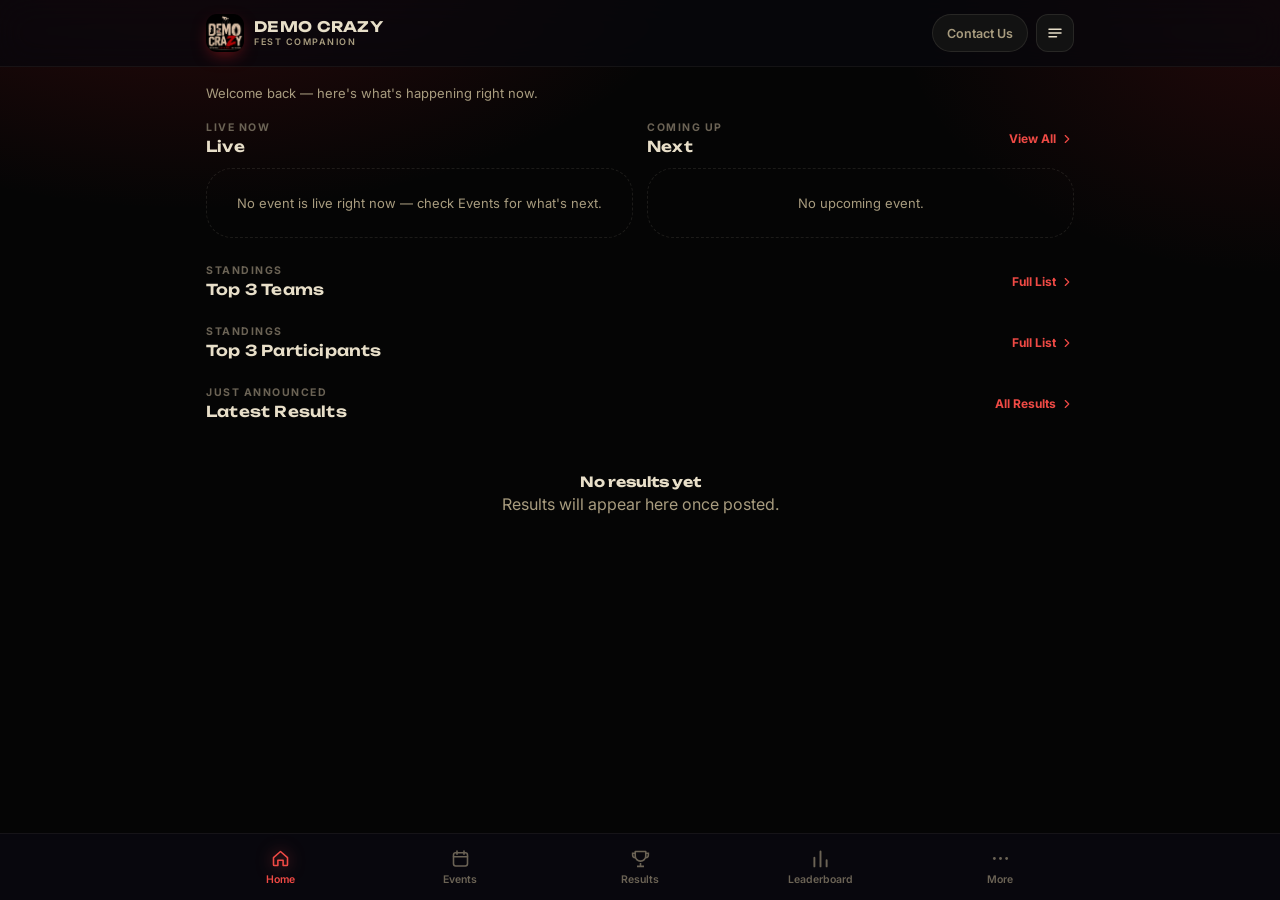
<file: DemoCrazy_CLEAN.html>
<!DOCTYPE html>
<html lang="en">
<head>
<meta charset="UTF-8">
<meta name="viewport" content="width=device-width, initial-scale=1.0, viewport-fit=cover">
<title>DEMO CRAZY — Fest App</title>
<link rel="preconnect" href="https://fonts.googleapis.com">
<link href="https://fonts.googleapis.com/css2?family=Unbounded:wght@400;600;700;800;900&family=Inter:wght@400;500;600;700;800&display=swap" rel="stylesheet">
<style>
:root{
  --bg:#050505;
  --logo-url:url([data-uri]);
  
  --bg-soft:#0a0a0a;
  --elev:#121212;
  --card:#161616;
  --card2:#1e1e1e;
  --border:rgba(232,223,201,.10);
  --border-soft:rgba(232,223,201,.06);
  --text:#e8dfc9;
  --text-dim:#a89c7f;
  --text-faint:#6b6355;
  --accent:#d91f26;
  --accent-2:#ef4a45;
  --pink:#d91f26;
  --live:#d91f26;
  --gold:#e8dfc9;
  --silver:#cfd4e3;
  --bronze:#e0975c;
  --green:#3ddc97;
  --radius:22px;
  --radius-sm:14px;
  --ff-display:'Unbounded',sans-serif;
  --ff-body:'Inter',sans-serif;
}
*{box-sizing:border-box;-webkit-tap-highlight-color:transparent;}
html,body{margin:0;padding:0;background:var(--bg);color:var(--text);font-family:var(--ff-body);}
body{
  min-height:100vh;
  background:
    radial-gradient(900px 500px at 15% -10%, rgba(217,31,38,.20), transparent 60%),
    radial-gradient(700px 500px at 100% 0%, rgba(217,31,38,.14), transparent 55%),
    var(--bg);
  padding-bottom:86px;
}
@media (prefers-reduced-motion: reduce){*{animation-duration:.01ms !important; transition-duration:.01ms !important;}}

::-webkit-scrollbar{width:6px;height:6px;}
::-webkit-scrollbar-thumb{background:var(--card2);border-radius:10px;}

a{color:inherit;text-decoration:none;}
button{font-family:inherit;cursor:pointer;}
input,select,textarea{font-family:inherit;}
:focus-visible{outline:2px solid var(--accent-2);outline-offset:2px;}

.wrap{max-width:520px;margin:0 auto;padding:0 16px;}
@media(min-width:860px){.wrap{max-width:900px;}}

/* ---------- HEADER ---------- */
header.topbar{
  position:sticky;top:0;z-index:40;
  backdrop-filter:blur(16px);
  background:rgba(8,7,13,.72);
  border-bottom:1px solid var(--border-soft);
}
.topbar-inner{max-width:520px;margin:0 auto;padding:14px 16px;display:flex;align-items:center;justify-content:space-between;}
@media(min-width:860px){.topbar-inner{max-width:900px;}}
.brand{display:flex;align-items:center;gap:10px;cursor:pointer;}
.brand-mark{
  width:38px;height:38px;border-radius:11px;
  background:#000 var(--logo-url) center/cover no-repeat;
  display:flex;align-items:center;justify-content:center;
  font-family:var(--ff-display);font-weight:800;font-size:15px;color:#050505;
  box-shadow:0 6px 18px -6px rgba(217,31,38,.65);
  overflow:hidden;
}
.brand-name{font-family:var(--ff-display);font-weight:700;font-size:14.5px;letter-spacing:.3px;line-height:1;}
.brand-name span{display:block;font-family:var(--ff-body);font-weight:600;font-size:9px;color:var(--text-dim);letter-spacing:1.5px;margin-top:3px;text-transform:uppercase;}
.top-actions{display:flex;align-items:center;gap:8px;}
.icon-btn{
  width:38px;height:38px;border-radius:12px;border:1px solid var(--border);
  background:var(--elev);display:flex;align-items:center;justify-content:center;color:var(--text);
  transition:transform .15s ease, background .15s ease;
}
.icon-btn:active{transform:scale(.92);}
.pill-btn{
  display:flex;align-items:center;gap:6px;padding:0 14px;height:38px;border-radius:20px;
  border:1px solid var(--border);background:var(--elev);color:var(--text-dim);font-size:12.5px;font-weight:600;
}
.pill-btn:active{transform:scale(.96);}

/* side menu */
.overlay{position:fixed;inset:0;background:rgba(5,4,9,.65);backdrop-filter:blur(2px);z-index:60;opacity:0;pointer-events:none;transition:opacity .25s ease;}
.overlay.show{opacity:1;pointer-events:auto;}
.sidemenu{
  position:fixed;top:0;right:-320px;width:280px;height:100%;z-index:61;
  background:var(--elev);border-left:1px solid var(--border);
  padding:20px;transition:right .28s cubic-bezier(.2,.8,.2,1);
  overflow-y:auto;
}
.sidemenu.show{right:0;}
.sidemenu h3{font-family:var(--ff-display);font-size:13px;margin:4px 0 14px;color:var(--text-dim);letter-spacing:.5px;text-transform:uppercase;}
.sidemenu .menu-item{display:flex;align-items:center;gap:12px;padding:12px 10px;border-radius:12px;font-weight:600;font-size:14.5px;color:var(--text);}
.sidemenu .menu-item:active{background:var(--card);}
.sidemenu .close-x{float:right;}

/* ---------- BOTTOM NAV ---------- */
nav.bottomnav{
  position:fixed;bottom:0;left:0;right:0;z-index:50;
  background:rgba(10,9,16,.85);backdrop-filter:blur(18px);
  border-top:1px solid var(--border-soft);
  padding:8px 6px calc(8px + env(safe-area-inset-bottom));
}
.bottomnav-inner{max-width:520px;margin:0 auto;display:flex;justify-content:space-around;}
@media(min-width:860px){.bottomnav-inner{max-width:900px;}}
.nav-item{display:flex;flex-direction:column;align-items:center;gap:4px;padding:6px 10px;border-radius:14px;color:var(--text-faint);flex:1;transition:color .15s ease;}
.nav-item svg{width:21px;height:21px;}
.nav-item span{font-size:10.5px;font-weight:600;}
.nav-item.active{color:var(--accent-2);}
.nav-item.active svg{filter:drop-shadow(0 0 8px rgba(239,74,69,.6));}
.nav-item:active{transform:scale(.92);}

/* ---------- GENERIC ---------- */
.page{padding:18px 0 30px;animation:fadeUp .35s ease both;}
@keyframes fadeUp{from{opacity:0;transform:translateY(10px);}to{opacity:1;transform:translateY(0);}}
.page-title{font-family:var(--ff-display);font-weight:700;font-size:22px;margin:2px 0 4px;}
.page-sub{color:var(--text-dim);font-size:13px;margin:0 0 18px;}
.section-head{display:flex;align-items:center;justify-content:space-between;margin:26px 0 12px;}
.section-head h2{font-family:var(--ff-display);font-size:15px;font-weight:600;margin:0;letter-spacing:.2px;}
.section-head .eyebrow{font-size:10.5px;color:var(--text-faint);letter-spacing:1.5px;text-transform:uppercase;font-weight:700;margin-bottom:3px;}
.link-more{font-size:12px;font-weight:700;color:var(--accent-2);display:flex;align-items:center;gap:4px;}

.card{background:linear-gradient(160deg,var(--card),var(--card2));border:1px solid var(--border);border-radius:var(--radius);}
.chip{display:inline-flex;align-items:center;gap:5px;font-size:10.5px;font-weight:800;letter-spacing:.6px;padding:4px 9px 4px 7px;border-radius:20px;text-transform:uppercase;}
.chip-live{background:rgba(217,31,38,.14);color:var(--live);border:1px solid rgba(217,31,38,.35);}
.chip-live .dot{width:6px;height:6px;border-radius:50%;background:var(--live);animation:pulse 1.4s infinite;}
.chip-upcoming{background:rgba(217,31,38,.14);color:var(--accent-2);border:1px solid rgba(217,31,38,.3);}
.chip-completed{background:rgba(61,220,151,.12);color:var(--green);border:1px solid rgba(61,220,151,.28);}
@keyframes pulse{0%{box-shadow:0 0 0 0 rgba(217,31,38,.55);}70%{box-shadow:0 0 0 7px rgba(217,31,38,0);}100%{box-shadow:0 0 0 0 rgba(217,31,38,0);}}

.empty{text-align:center;padding:40px 20px;color:var(--text-dim);}
.empty svg{width:40px;height:40px;margin-bottom:10px;color:var(--text-faint);}
.empty b{display:block;color:var(--text);font-family:var(--ff-display);font-size:14px;margin-bottom:4px;}

/* ---------- LIVE HERO ---------- */
.hero-live{
  position:relative;overflow:hidden;border-radius:26px;padding:22px 20px 24px;
  background:radial-gradient(140% 140% at 15% 0%, rgba(217,31,38,.28), transparent 55%), linear-gradient(160deg,#181818,#0a0a0a);
  border:1px solid rgba(217,31,38,.25);
}
.hero-live::after{
  content:'';position:absolute;top:-60px;right:-60px;width:180px;height:180px;border-radius:50%;
  background:radial-gradient(circle,rgba(217,31,38,.35),transparent 70%);filter:blur(10px);
}
.hero-live .eyebrow-row{display:flex;align-items:center;justify-content:space-between;margin-bottom:14px;}
.hero-live h3{font-family:var(--ff-display);font-size:19px;margin:0 0 6px;line-height:1.25;position:relative;z-index:1;}
.hero-live p{margin:0;color:var(--text-dim);font-size:12.5px;position:relative;z-index:1;}
.hero-none{padding:26px 20px;border-radius:26px;text-align:center;border:1px dashed var(--border);color:var(--text-dim);font-size:13px;}

/* ---------- HOME LIVE + NEXT ---------- */
.home-live-next-grid{display:grid;grid-template-columns:1fr 1fr;gap:14px;align-items:start;}
.home-card-head{margin:4px 0 12px;}
.home-card-head .link-more{font-size:12px;}
.home-live-next-grid > div{min-width:0;}
.home-live-next-grid .hero-live{height:150px;min-height:0;box-sizing:border-box;}
.next-as-live{display:flex;flex-direction:column;justify-content:flex-start;}
.latest-announcement-highlight{position:relative;overflow:hidden;margin-top:14px;border-radius:26px;padding:18px 20px;background:radial-gradient(140% 140% at 15% 0%,rgba(217,31,38,.28),transparent 55%),linear-gradient(160deg,#181818,#0a0a0a);border:1px solid rgba(217,31,38,.25);}
.latest-announcement-highlight::after{content:'';position:absolute;top:-60px;right:-60px;width:180px;height:180px;border-radius:50%;background:radial-gradient(circle,rgba(217,31,38,.35),transparent 70%);filter:blur(10px);}
.latest-announcement-highlight .lah-top{display:flex;align-items:center;justify-content:space-between;margin-bottom:9px;position:relative;z-index:1;}
.latest-announcement-highlight .eyebrow{font-size:10.5px;color:var(--accent-2);letter-spacing:1.5px;text-transform:uppercase;font-weight:800;}
.latest-announcement-highlight h3{font-family:var(--ff-display);font-size:16px;margin:0 0 6px;line-height:1.3;position:relative;z-index:1;}
.latest-announcement-highlight p{margin:0;color:var(--text-dim);font-size:12.5px;line-height:1.5;position:relative;z-index:1;}

@media(max-width:390px){.home-live-next-grid{gap:10px;}.home-live-next-grid .hero-live{padding:18px 14px 18px;height:150px;min-height:0;box-sizing:border-box;}.hero-live h3{font-size:16px;}.hero-live p{font-size:11.5px;}.cd-box{padding:8px 2px;}.cd-box b{font-size:14px;}.cd-box small{font-size:8px;}}

.next-card{
  position:relative;overflow:hidden;border-radius:26px;padding:22px 20px 24px;
  background:radial-gradient(140% 140% at 15% 0%, rgba(217,31,38,.28), transparent 55%), linear-gradient(160deg,#181818,#0a0a0a);
  border:1px solid rgba(217,31,38,.25);
}
.next-card::after{
  content:'';position:absolute;top:-60px;right:-60px;width:180px;height:180px;border-radius:50%;
  background:radial-gradient(circle,rgba(217,31,38,.35),transparent 70%);filter:blur(10px);
}
.next-card .eyebrow{font-size:10.5px;color:var(--accent-2);letter-spacing:1.5px;text-transform:uppercase;font-weight:800;margin-bottom:14px;position:relative;z-index:1;}
.next-card h3{font-family:var(--ff-display);font-size:19px;margin:0 0 12px;line-height:1.25;position:relative;z-index:1;}
.next-meta{display:flex;gap:16px;color:var(--text-dim);font-size:12.5px;margin-bottom:16px;flex-wrap:wrap;position:relative;z-index:1;}
.next-meta span{display:flex;align-items:center;gap:5px;}

.btn{display:inline-flex;align-items:center;justify-content:center;gap:6px;font-weight:700;font-size:13px;border-radius:14px;padding:11px 18px;border:none;transition:transform .15s ease,filter .15s ease;}
.btn:active{transform:scale(.96);}
.btn-primary{background:linear-gradient(135deg,var(--accent),var(--pink));color:#fff;box-shadow:0 8px 20px -8px rgba(217,31,38,.55);}
.btn-ghost{background:var(--elev);color:var(--text);border:1px solid var(--border);}
.btn-block{width:100%;}
.btn-sm{padding:8px 14px;font-size:12px;border-radius:11px;}
.btn-danger{background:rgba(217,31,38,.14);color:var(--live);border:1px solid rgba(217,31,38,.3);}

/* ---------- RANK ROWS ---------- */
.rank-row{display:flex;align-items:center;gap:12px;padding:12px 14px;border-radius:16px;background:var(--card);border:1px solid var(--border-soft);margin-bottom:9px;}
.rank-row:active{transform:scale(.99);}
.rank-num{
  width:38px;height:38px;flex:none;border-radius:12px;
  display:flex;align-items:center;justify-content:center;
  position:relative;overflow:hidden;
  font-family:var(--ff-display);font-size:15px;font-weight:900;
  border:1px solid rgba(255,255,255,.24);
  box-shadow:
    inset 0 1px 0 rgba(255,255,255,.55),
    inset 0 -5px 10px rgba(0,0,0,.18),
    0 5px 14px rgba(0,0,0,.28);
  text-shadow:0 1px 1px rgba(255,255,255,.35);
}
.rank-num::before{
  content:"";position:absolute;inset:3px;border-radius:9px;
  border:1px solid rgba(255,255,255,.28);pointer-events:none;
}
.rank-num::after{
  content:"";position:absolute;width:22px;height:7px;
  top:3px;left:-8px;transform:rotate(-28deg);
  background:rgba(255,255,255,.28);filter:blur(2px);pointer-events:none;
}
.rank-num.r1{
  background:linear-gradient(145deg,#fff0a6 0%,#f5c64b 38%,#c98a20 72%,#8e5a12 100%);
  color:#3a2605;border-color:rgba(255,224,120,.7);
  box-shadow:inset 0 1px 0 rgba(255,255,255,.8),inset 0 -6px 12px rgba(91,53,0,.25),0 0 0 2px rgba(245,198,75,.10),0 6px 18px rgba(245,198,75,.22);
}
.rank-num.r2{
  background:linear-gradient(145deg,#fff 0%,#dfe4ef 38%,#aeb8ce 70%,#717c98 100%);
  color:#202636;border-color:rgba(255,255,255,.65);
  box-shadow:inset 0 1px 0 rgba(255,255,255,.9),inset 0 -6px 12px rgba(54,63,85,.18),0 0 0 2px rgba(210,218,235,.08),0 6px 18px rgba(190,200,220,.15);
}
.rank-num.r3{
  background:linear-gradient(145deg,#ffd09a 0%,#d98b48 38%,#a95f2c 70%,#70401f 100%);
  color:#301a0b;border-color:rgba(255,192,120,.55);
  box-shadow:inset 0 1px 0 rgba(255,255,255,.65),inset 0 -6px 12px rgba(72,32,8,.22),0 0 0 2px rgba(217,139,72,.08),0 6px 18px rgba(190,105,45,.16);
}
.rank-info{flex:1;min-width:0;}
.rank-info .name{font-weight:700;font-size:13.5px;white-space:nowrap;overflow:hidden;text-overflow:ellipsis;}
.rank-info .sub{font-size:11px;color:var(--text-dim);margin-top:2px;white-space:nowrap;overflow:hidden;text-overflow:ellipsis;}
.rank-pts{flex:none;text-align:right;}
.rank-pts b{font-family:var(--ff-display);font-size:14.5px;color:var(--accent-2);}
.rank-pts small{display:block;font-size:9px;color:var(--text-faint);letter-spacing:.5px;text-transform:uppercase;}
.avatar{width:36px;height:36px;border-radius:11px;flex:none;background:linear-gradient(145deg,var(--card2),var(--elev));border:1px solid var(--border);display:flex;align-items:center;justify-content:center;font-family:var(--ff-display);font-size:12px;font-weight:700;color:var(--text-dim);}

/* ---------- TICKET CARD (signature element) ---------- */
.ticket{
  display:flex;border-radius:18px;overflow:hidden;background:var(--card);border:1px solid var(--border-soft);margin-bottom:12px;position:relative;
}
.ticket:active{transform:scale(.99);}
.ticket-stub{
  width:78px;flex:none;display:flex;flex-direction:column;align-items:center;justify-content:center;
  background:linear-gradient(165deg,rgba(217,31,38,.16),rgba(217,31,38,.10));
  padding:10px 4px;position:relative;
}
.ticket-stub .mon{font-size:10px;letter-spacing:1.5px;text-transform:uppercase;color:var(--accent-2);font-weight:800;}
.ticket-stub .day{font-family:var(--ff-display);font-size:22px;font-weight:800;line-height:1.1;margin:2px 0;}
.ticket-stub .time{font-size:10px;color:var(--text-dim);font-weight:600;}
.ticket-perf{
  width:0;border-left:2px dashed rgba(255,255,255,.14);position:relative;
}
.ticket-perf::before,.ticket-perf::after{
  content:'';position:absolute;left:-7px;width:14px;height:14px;border-radius:50%;background:var(--bg-soft);
}
.ticket-perf::before{top:-7px;}
.ticket-perf::after{bottom:-7px;}
.ticket-body{flex:1;padding:12px 14px;min-width:0;display:flex;flex-direction:column;justify-content:center;gap:6px;}
.ticket-body .tname{font-weight:700;font-size:14px;white-space:nowrap;overflow:hidden;text-overflow:ellipsis;}
.ticket-body .trow{display:flex;align-items:center;justify-content:space-between;gap:8px;}

/* Results podium block */
.result-block{margin-bottom:16px;}
.result-block .ev-head{display:flex;align-items:center;justify-content:space-between;margin-bottom:10px;}
.result-block .ev-head h3{font-family:var(--ff-display);font-size:14.5px;margin:0;}
.podium-row{display:flex;align-items:center;gap:10px;padding:11px 12px;border-radius:14px;margin-bottom:7px;border:1px solid var(--border-soft);}
.podium-row.p1{background:linear-gradient(90deg,rgba(255,200,87,.13),transparent);}
.podium-row.p2{background:linear-gradient(90deg,rgba(207,212,227,.10),transparent);}
.podium-row.p3{background:linear-gradient(90deg,rgba(224,151,92,.11),transparent);}
.medal{
  width:38px;height:38px;border-radius:12px;flex:none;
  display:flex;align-items:center;justify-content:center;
  position:relative;overflow:hidden;
  font-size:15px;font-weight:900;font-family:var(--ff-display);
  border:1px solid rgba(255,255,255,.24);
  box-shadow:
    inset 0 1px 0 rgba(255,255,255,.55),
    inset 0 -5px 10px rgba(0,0,0,.18),
    0 5px 14px rgba(0,0,0,.28);
  text-shadow:0 1px 1px rgba(255,255,255,.35);
}
.medal::before{
  content:"";position:absolute;inset:3px;border-radius:9px;
  border:1px solid rgba(255,255,255,.28);
  pointer-events:none;
}
.medal::after{
  content:"";position:absolute;width:22px;height:7px;
  top:3px;left:-8px;transform:rotate(-28deg);
  background:rgba(255,255,255,.28);filter:blur(2px);
  pointer-events:none;
}
.medal.g{
  background:linear-gradient(145deg,#fff0a6 0%,#f5c64b 38%,#c98a20 72%,#8e5a12 100%);
  color:#3a2605;
  border-color:rgba(255,224,120,.7);
  box-shadow:
    inset 0 1px 0 rgba(255,255,255,.8),
    inset 0 -6px 12px rgba(91,53,0,.25),
    0 0 0 2px rgba(245,198,75,.10),
    0 6px 18px rgba(245,198,75,.22);
}
.medal.s{
  background:linear-gradient(145deg,#ffffff 0%,#dfe4ef 38%,#aeb8ce 70%,#717c98 100%);
  color:#202636;
  border-color:rgba(255,255,255,.65);
  box-shadow:
    inset 0 1px 0 rgba(255,255,255,.9),
    inset 0 -6px 12px rgba(54,63,85,.18),
    0 0 0 2px rgba(210,218,235,.08),
    0 6px 18px rgba(190,200,220,.15);
}
.medal.b{
  background:linear-gradient(145deg,#ffd09a 0%,#d98b48 38%,#a95f2c 70%,#70401f 100%);
  color:#301a0b;
  border-color:rgba(255,192,120,.55);
  box-shadow:
    inset 0 1px 0 rgba(255,255,255,.65),
    inset 0 -6px 12px rgba(72,32,8,.22),
    0 0 0 2px rgba(217,139,72,.08),
    0 6px 18px rgba(190,105,45,.16);
}

/* grid stats */
.stat-grid{display:grid;grid-template-columns:repeat(2,1fr);gap:10px;}
.stat-card{padding:16px;text-align:left;}
.stat-card .n{font-family:var(--ff-display);font-size:24px;font-weight:800;background:linear-gradient(135deg,var(--accent-2),var(--pink));-webkit-background-clip:text;background-clip:text;color:transparent;}
.stat-card .l{font-size:11px;color:var(--text-dim);margin-top:4px;font-weight:600;}

/* teams grid */
.team-grid{display:grid;grid-template-columns:1fr 1fr;gap:10px;}
.team-card{padding:16px 14px;text-align:left;position:relative;overflow:hidden;}
.team-card .tc-badge{width:42px;height:42px;border-radius:13px;display:flex;align-items:center;justify-content:center;font-family:var(--ff-display);font-weight:800;font-size:15px;margin-bottom:10px;color:#050505;}
.team-card .tc-name{font-weight:700;font-size:13.5px;margin-bottom:3px;}
.team-card .tc-pts{font-size:11px;color:var(--text-dim);}
.team-card .tc-rank{position:absolute;top:12px;right:12px;font-family:var(--ff-display);font-size:11px;color:var(--text-faint);}

/* search bar */
.searchbar{display:flex;align-items:center;gap:10px;background:var(--elev);border:1px solid var(--border);border-radius:16px;padding:12px 14px;margin-bottom:16px;}
.searchbar input{flex:1;background:transparent;border:none;color:var(--text);font-size:14px;outline:none;}
.searchbar input::placeholder{color:var(--text-faint);}

/* form */
.field{margin-bottom:14px;}
.field label{display:block;font-size:11.5px;font-weight:700;color:var(--text-dim);margin-bottom:6px;text-transform:uppercase;letter-spacing:.5px;}
.field input,.field select,.field textarea{
  width:100%;background:var(--elev);border:1px solid var(--border);border-radius:12px;padding:11px 13px;color:var(--text);font-size:14px;outline:none;
}
.field input:focus,.field select:focus,.field textarea:focus{border-color:var(--accent);}
.field textarea{resize:vertical;min-height:80px;}
.hint-box{background:var(--elev);border:1px solid var(--border);border-radius:12px;padding:12px 14px;margin-bottom:14px;font-size:12.5px;color:var(--text-dim);}
.hint-box b{color:var(--text);}
.form-row2{display:grid;grid-template-columns:1fr 1fr;gap:10px;}
.leader-tags{display:flex;flex-wrap:wrap;gap:7px;margin-top:8px;}
.tag-check{display:flex;align-items:center;gap:6px;padding:7px 11px;border-radius:20px;border:1px solid var(--border);background:var(--elev);font-size:12px;font-weight:600;color:var(--text-dim);}
.tag-check.on{background:rgba(217,31,38,.18);border-color:var(--accent);color:var(--text);}

/* modal */
.modal-wrap{position:fixed;inset:0;z-index:70;display:flex;align-items:flex-end;justify-content:center;background:rgba(5,4,9,.7);backdrop-filter:blur(3px);opacity:0;pointer-events:none;transition:opacity .2s ease;}
.modal-wrap.show{opacity:1;pointer-events:auto;}
@media(min-width:640px){.modal-wrap{align-items:center;}}
.modal{width:100%;max-width:480px;max-height:88vh;overflow-y:auto;background:var(--elev);border:1px solid var(--border);border-radius:26px 26px 0 0;padding:22px 20px 26px;transform:translateY(30px);transition:transform .25s cubic-bezier(.2,.8,.2,1);}
.modal-wrap.show .modal{transform:translateY(0);}
@media(min-width:640px){.modal{border-radius:24px;}}
.modal-head{display:flex;align-items:center;justify-content:space-between;margin-bottom:16px;}
.modal-head h3{font-family:var(--ff-display);font-size:16px;margin:0;}

/* committee card */
.committee-card{padding:14px;display:flex;flex-direction:column;gap:10px;margin-bottom:12px;}
.committee-card .role{font-size:10px;letter-spacing:1.5px;text-transform:uppercase;font-weight:800;color:var(--accent-2);}
.committee-card .cc-row{display:flex;align-items:center;gap:12px;}
.committee-card .cc-avatar{width:52px;height:52px;border-radius:15px;background:linear-gradient(145deg,var(--accent),var(--pink));display:flex;align-items:center;justify-content:center;font-family:var(--ff-display);font-weight:800;font-size:17px;color:#050505;flex:none;}
.committee-card .cc-name{font-weight:700;font-size:14.5px;}
.committee-card .cc-phone{font-size:12.5px;color:var(--text-dim);margin-top:2px;display:flex;align-items:center;gap:5px;}


.latest-announcement-highlight{
  position:relative;overflow:hidden;width:100%;box-sizing:border-box;margin:16px 0 22px;
  border-radius:22px;padding:16px 18px;
  background:radial-gradient(120% 160% at 10% 0%, rgba(217,31,38,.25), transparent 58%),linear-gradient(160deg,#181818,#0a0a0a);
  border:1px solid rgba(217,31,38,.28);
  box-shadow:inset 0 1px 0 rgba(255,255,255,.04),0 8px 24px rgba(0,0,0,.18);
}
.latest-announcement-highlight::after{
  content:'';position:absolute;top:-55px;right:-45px;width:150px;height:150px;border-radius:50%;
  background:radial-gradient(circle,rgba(217,31,38,.28),transparent 70%);filter:blur(8px);pointer-events:none;
}
.latest-announcement-highlight .lah-top{display:flex;align-items:center;justify-content:space-between;gap:10px;margin-bottom:8px;position:relative;z-index:1;}
.latest-announcement-highlight .eyebrow{color:var(--accent-2);}
.latest-announcement-highlight h3{font-family:var(--ff-display);font-size:15px;line-height:1.35;margin:0 0 6px;position:relative;z-index:1;}
.latest-announcement-highlight p{font-size:12px;line-height:1.5;color:var(--text-dim);margin:0;position:relative;z-index:1;}

/* announcements */
.announce-card{padding:15px 16px;margin-bottom:12px;}
.announce-card .a-top{display:flex;align-items:center;justify-content:space-between;margin-bottom:6px;}
.announce-card h4{font-family:var(--ff-display);font-size:13.5px;margin:0;}
.announce-card .a-date{font-size:10.5px;color:var(--text-faint);font-weight:600;}
.announce-card p{margin:0;font-size:12.5px;color:var(--text-dim);line-height:1.5;}
.badge-new{background:rgba(217,31,38,.15);color:var(--pink);font-size:9px;font-weight:800;padding:3px 8px;border-radius:10px;letter-spacing:.5px;text-transform:uppercase;}

/* more menu list */
.more-list{display:flex;flex-direction:column;gap:9px;}
.more-item{display:flex;align-items:center;gap:14px;padding:15px 16px;}
.more-item .mi-icon{width:42px;height:42px;border-radius:13px;background:var(--elev);border:1px solid var(--border);display:flex;align-items:center;justify-content:center;color:var(--accent-2);flex:none;}
.more-item .mi-text b{display:block;font-size:14px;}
.more-item .mi-text span{font-size:11.5px;color:var(--text-dim);}
.more-item .mi-arrow{margin-left:auto;color:var(--text-faint);}

/* back header */
.subpage-head{display:flex;align-items:center;gap:12px;margin-bottom:18px;}
.subpage-head h1{font-family:var(--ff-display);font-size:19px;margin:0;}

/* tabs */
.tabs{display:flex;gap:8px;margin-bottom:18px;overflow-x:auto;padding-bottom:2px;}
.tab-btn{flex:none;padding:9px 16px;border-radius:20px;border:1px solid var(--border);background:var(--elev);color:var(--text-dim);font-size:12.5px;font-weight:700;}
.tab-btn.active{background:linear-gradient(135deg,var(--accent),var(--pink));color:#fff;border-color:transparent;}

/* admin login */
.login-wrap{min-height:70vh;display:flex;flex-direction:column;justify-content:center;padding:20px 0;}
.login-logo{width:64px;height:64px;border-radius:18px;background:#000 var(--logo-url) center/cover no-repeat;display:flex;align-items:center;justify-content:center;font-family:var(--ff-display);font-weight:800;font-size:24px;color:#050505;margin:0 auto 18px;box-shadow:0 10px 30px -8px rgba(217,31,38,.6);overflow:hidden;}
.login-card{padding:24px 22px;}

/* admin dashboard grid buttons */
.admin-grid{display:grid;grid-template-columns:1fr 1fr;gap:10px;margin-top:18px;}
.admin-tile{padding:16px 14px;text-align:left;}
.admin-tile .ai{width:38px;height:38px;border-radius:12px;background:var(--elev);border:1px solid var(--border);display:flex;align-items:center;justify-content:center;color:var(--accent-2);margin-bottom:10px;}
.admin-tile b{display:block;font-size:13px;}
.admin-tile span{font-size:10.5px;color:var(--text-dim);}

table.admin-table{width:100%;border-collapse:collapse;font-size:12.5px;}
table.admin-table th{text-align:left;color:var(--text-faint);font-size:10px;text-transform:uppercase;letter-spacing:.5px;padding:8px 8px;border-bottom:1px solid var(--border);}
table.admin-table td{padding:10px 8px;border-bottom:1px solid var(--border-soft);}
.row-actions{display:flex;gap:6px;}
.mini-btn{padding:5px 9px;font-size:10.5px;border-radius:8px;background:var(--elev);border:1px solid var(--border);color:var(--text-dim);font-weight:700;}

.toast{position:fixed;bottom:96px;left:50%;transform:translateX(-50%) translateY(20px);background:var(--elev);border:1px solid var(--accent);color:var(--text);padding:11px 20px;border-radius:14px;font-size:12.5px;font-weight:600;z-index:90;opacity:0;transition:all .25s ease;box-shadow:0 10px 30px -10px rgba(0,0,0,.6);display:flex;align-items:center;gap:8px;}
.toast.show{opacity:1;transform:translateX(-50%) translateY(0);}

.report-doc{background:#fff;color:#111;border-radius:18px;padding:24px 20px;font-family:var(--ff-body);}
.report-doc h1{font-family:var(--ff-display);font-size:19px;margin:0 0 2px;}
.report-doc .rd-sub{font-size:11px;color:#777;margin-bottom:18px;}
.report-doc h2{font-family:var(--ff-display);font-size:13px;margin:20px 0 8px;padding-bottom:6px;border-bottom:2px solid #111;}
.report-doc .prize-line{font-size:12.5px;margin:4px 0;padding-left:8px;}
.report-doc table{width:100%;border-collapse:collapse;font-size:12px;margin-top:6px;}
.report-doc td,.report-doc th{padding:6px 4px;border-bottom:1px solid #ddd;text-align:left;}
.champion-box{margin-top:18px;padding:16px;border-radius:14px;background:linear-gradient(135deg,#fff7e0,#ffeacb);border:1px solid #f0d38a;text-align:center;}
.champion-box .cb-label{font-size:10px;letter-spacing:2px;text-transform:uppercase;color:#a97a12;font-weight:800;}
.champion-box .cb-name{font-family:var(--ff-display);font-size:20px;margin-top:4px;}

/* Same premium gradient award box for Top-3 Teams + Top-3 Participants */
.rank-num.r1, .medal.g{
  background:linear-gradient(145deg,#fff3b0 0%,#ffd45a 28%,#e4a52f 58%,#9a6217 100%) !important;
  border:1px solid rgba(255,226,120,.78) !important;
  color:#342204 !important;
  box-shadow:
    inset 0 1px 0 rgba(255,255,255,.9),
    inset 0 -7px 13px rgba(83,47,0,.24),
    0 0 0 2px rgba(255,210,75,.12),
    0 6px 20px rgba(255,193,52,.28) !important;
}
.rank-num.r2, .medal.s{
  background:linear-gradient(145deg,#ffffff 0%,#e9edf5 28%,#bdc6d8 58%,#77839d 100%) !important;
  border:1px solid rgba(255,255,255,.78) !important;
  color:#202636 !important;
  box-shadow:
    inset 0 1px 0 rgba(255,255,255,.95),
    inset 0 -7px 13px rgba(54,63,85,.18),
    0 0 0 2px rgba(220,228,245,.12),
    0 6px 20px rgba(190,202,225,.20) !important;
}
.rank-num.r3, .medal.b{
  background:linear-gradient(145deg,#ffd9a6 0%,#edaa62 28%,#c97836 58%,#77431f 100%) !important;
  border:1px solid rgba(255,199,137,.68) !important;
  color:#321a0a !important;
  box-shadow:
    inset 0 1px 0 rgba(255,255,255,.75),
    inset 0 -7px 13px rgba(72,32,8,.22),
    0 0 0 2px rgba(230,139,70,.10),
    0 6px 20px rgba(208,116,49,.22) !important;
}

</style>
<style id="contact-photo-style">
.cc-avatar.has-photo{
  background-size:cover;
  background-position:center;
  background-repeat:no-repeat;
  color:transparent;
  font-size:0;
}
.cc-avatar.has-photo::before{display:none}
.contact-photo-input{
  width:100%;
  padding:10px;
  border:1px dashed rgba(255,255,255,.16);
  border-radius:12px;
  background:rgba(255,255,255,.03);
  color:var(--muted);
}
.contact-photo-preview{
  width:64px;height:64px;border-radius:18px;object-fit:cover;
  border:1px solid rgba(255,255,255,.14);
  display:block;margin-bottom:8px;
}
</style>

</head>
<body>

<header class="topbar">
  <div class="topbar-inner">
    <div class="brand" onclick="nav('home')">
      <div class="brand-mark"></div>
      <div class="brand-name">DEMO CRAZY<span>Fest Companion</span></div>
    </div>
    <div class="top-actions">
      <button class="pill-btn" onclick="nav('committee')">Contact Us</button>
      <button class="icon-btn" onclick="toggleMenu(true)" aria-label="Menu">
        <svg width="18" height="18" viewBox="0 0 24 24" fill="none"><path d="M4 7H20M4 12H20M4 17H14" stroke="currentColor" stroke-width="2" stroke-linecap="round"/></svg>
      </button>
    </div>
  </div>
</header>

<div id="app" class="wrap"></div>

<div class="overlay" id="overlay" onclick="toggleMenu(false)"></div>
<div class="sidemenu" id="sidemenu">
  <button class="icon-btn close-x" onclick="toggleMenu(false)" aria-label="Close">
    <svg width="16" height="16" viewBox="0 0 24 24" fill="none"><path d="M6 6L18 18M18 6L6 18" stroke="currentColor" stroke-width="2" stroke-linecap="round"/></svg>
  </button>
  <div style="clear:both;height:10px"></div>
  <h3>Menu</h3>
  <div id="sidemenu-items"></div>
</div>

<div class="modal-wrap" id="modalWrap">
  <div class="modal" id="modalBody"></div>
</div>

<div class="toast" id="toast"></div>

<nav class="bottomnav">
  <div class="bottomnav-inner" id="bottomnav-inner"></div>
</nav>


<script id="contact-photo-helper">
function contactPhoto(c){
  return c && c.photo
    ? `<div class="cc-avatar has-photo" style="background-image:url('${String(c.photo).replace(/'/g,"&#39;")}')"></div>`
    : `<div class="cc-avatar">${initials(c.name)}</div>`;
}
</script>

<script>
/* ============================= ICONS ============================= */
const ICONS = {
  home:'<path d="M4 11L12 4L20 11V19A1 1 0 0 1 19 20H15V14H9V20H5A1 1 0 0 1 4 19V11Z" stroke="currentColor" stroke-width="1.8" stroke-linejoin="round"/>',
  events:'<rect x="4" y="5.5" width="16" height="15" rx="2.5" stroke="currentColor" stroke-width="1.8"/><path d="M8 3.5V7M16 3.5V7M4 10H20" stroke="currentColor" stroke-width="1.8" stroke-linecap="round"/>',
  results:'<path d="M8 21H16M12 17V21M6 4H18V9A6 6 0 0 1 6 9V4Z" stroke="currentColor" stroke-width="1.8" stroke-linejoin="round"/><path d="M6 6H3V8A3 3 0 0 0 6 11M18 6H21V8A3 3 0 0 1 18 11" stroke="currentColor" stroke-width="1.8" stroke-linecap="round"/>',
  leaderboard:'<path d="M5 21V11M12 21V4M19 21V14" stroke="currentColor" stroke-width="2.2" stroke-linecap="round"/>',
  more:'<circle cx="5" cy="12" r="1.6" fill="currentColor"/><circle cx="12" cy="12" r="1.6" fill="currentColor"/><circle cx="19" cy="12" r="1.6" fill="currentColor"/>',
  chevronR:'<path d="M9 6L15 12L9 18" stroke="currentColor" stroke-width="2" stroke-linecap="round" stroke-linejoin="round"/>',
  back:'<path d="M15 6L9 12L15 18" stroke="currentColor" stroke-width="2.2" stroke-linecap="round" stroke-linejoin="round"/>',
  clock:'<circle cx="12" cy="12" r="8.5" stroke="currentColor" stroke-width="1.8"/><path d="M12 8V12L15 14" stroke="currentColor" stroke-width="1.8" stroke-linecap="round"/>',
  calendar:'<rect x="4" y="5.5" width="16" height="15" rx="2.5" stroke="currentColor" stroke-width="1.8"/><path d="M4 10H20M8 3.5V7M16 3.5V7" stroke="currentColor" stroke-width="1.8" stroke-linecap="round"/>',
  search:'<circle cx="11" cy="11" r="7" stroke="currentColor" stroke-width="1.8"/><path d="M21 21L16.5 16.5" stroke="currentColor" stroke-width="1.8" stroke-linecap="round"/>',
  team:'<circle cx="9" cy="8" r="3.2" stroke="currentColor" stroke-width="1.8"/><path d="M3.5 20A5.5 5.5 0 0 1 14.5 20" stroke="currentColor" stroke-width="1.8" stroke-linecap="round"/><circle cx="17" cy="9" r="2.5" stroke="currentColor" stroke-width="1.8"/><path d="M15 20A5 5 0 0 1 21.2 16.2" stroke="currentColor" stroke-width="1.8" stroke-linecap="round"/>',
  megaphone:'<path d="M3 10V14A1 1 0 0 0 4 15H6L13 20V4L6 9H4A1 1 0 0 0 3 10Z" stroke="currentColor" stroke-width="1.8" stroke-linejoin="round"/><path d="M17 9A4 4 0 0 1 17 15" stroke="currentColor" stroke-width="1.8" stroke-linecap="round"/>',
  info:'<circle cx="12" cy="12" r="8.5" stroke="currentColor" stroke-width="1.8"/><path d="M12 11V16.5M12 8V8.05" stroke="currentColor" stroke-width="1.9" stroke-linecap="round"/>',
  shield:'<path d="M12 3L19 6V11C19 15.5 16 18.8 12 21C8 18.8 5 15.5 5 11V6L12 3Z" stroke="currentColor" stroke-width="1.8" stroke-linejoin="round"/><path d="M9 12L11 14L15 10" stroke="currentColor" stroke-width="1.8" stroke-linecap="round" stroke-linejoin="round"/>',
  plus:'<path d="M12 5V19M5 12H19" stroke="currentColor" stroke-width="2.2" stroke-linecap="round"/>',
  edit:'<path d="M4 20L4.6 16.7L15.4 5.9C15.9 5.4 16.7 5.4 17.2 5.9L18.1 6.8C18.6 7.3 18.6 8.1 18.1 8.6L7.3 19.4L4 20Z" stroke="currentColor" stroke-width="1.7" stroke-linejoin="round"/>',
  phone:'<path d="M6 3H9L10.5 7L8.5 8.5C9.2 10.5 10.5 11.8 12.5 12.5L14 10.5L18 12V15C18 16.1 17.1 17 16 17C9.9 16.6 5.4 12.1 5 6C5 4.9 5.9 3 6 3Z" stroke="currentColor" stroke-width="1.7" stroke-linejoin="round"/>',
  users:'<circle cx="8" cy="8" r="3" stroke="currentColor" stroke-width="1.8"/><path d="M2.5 19A5.5 5.5 0 0 1 13.5 19" stroke="currentColor" stroke-width="1.8" stroke-linecap="round"/><path d="M15 4A3.5 3.5 0 0 1 15 11" stroke="currentColor" stroke-width="1.7" stroke-linecap="round"/><path d="M16.5 13.2A5.5 5.5 0 0 1 21.5 18.8" stroke="currentColor" stroke-width="1.7" stroke-linecap="round"/>',
  award:'<circle cx="12" cy="8" r="5.2" stroke="currentColor" stroke-width="1.8"/><path d="M8.5 12.5L7 21L12 18.5L17 21L15.5 12.5" stroke="currentColor" stroke-width="1.8" stroke-linejoin="round"/>',
  doc:'<path d="M6 3H14L18 7V21H6V3Z" stroke="currentColor" stroke-width="1.8" stroke-linejoin="round"/><path d="M14 3V7H18" stroke="currentColor" stroke-width="1.8" stroke-linejoin="round"/><path d="M9 12H15M9 15.5H15" stroke="currentColor" stroke-width="1.6" stroke-linecap="round"/>',
  check:'<path d="M5 12.5L10 17L19 7" stroke="currentColor" stroke-width="2.2" stroke-linecap="round" stroke-linejoin="round"/>',
  x:'<path d="M6 6L18 18M18 6L6 18" stroke="currentColor" stroke-width="2" stroke-linecap="round"/>',
  crown:'<path d="M4 8L8 11L12 5L16 11L20 8L18.5 18H5.5L4 8Z" stroke="currentColor" stroke-width="1.7" stroke-linejoin="round"/>',
  trash:'<path d="M5 7H19M9 7V4.8C9 4.4 9.4 4 9.8 4H14.2C14.6 4 15 4.4 15 4.8V7M7 7L7.7 19C7.7 19.6 8.2 20 8.8 20H15.2C15.8 20 16.3 19.6 16.3 19L17 7" stroke="currentColor" stroke-width="1.7" stroke-linecap="round" stroke-linejoin="round"/>',
};
function ic(name,size=18){return `<svg width="${size}" height="${size}" viewBox="0 0 24 24" fill="none">${ICONS[name]||''}</svg>`;}

/* ============================= DATA ============================= */
let DB = {
  events:[],
  teams:[],
  participants:[],
  results:[],
  announcements:[],
  committee:[]
};

/* ============================= ADMIN ACCOUNTS ============================= */
let ADMINS = [
  {id:'sa1',name:'Super Admin',username:'admin',password:'fayizcp',role:'SUPER'}
];
let CURRENT_ADMIN = null;
let SEQ_ADMIN = 10;
const adminUid = () => 'adm' + (SEQ_ADMIN++);

let SEQ = 100;
const uid = p => p + (SEQ++);

/* recompute participant + team points from results */
function recalc(){
  DB.participants.forEach(p=>p.points=0);
  DB.results.forEach(r=>{
    const p = DB.participants.find(x=>x.id===r.participantId);
    if(p) p.points += r.points;
  });
}
recalc();

function team(id){return DB.teams.find(t=>t.id===id);}
function participant(id){return DB.participants.find(p=>p.id===id);}
function event_(id){return DB.events.find(e=>e.id===id);}
function teamPoints(teamId){return DB.participants.filter(p=>p.teamId===teamId).reduce((s,p)=>s+p.points,0);}
function rankedTeams(){return [...DB.teams].map(t=>({...t,points:teamPoints(t.id)})).sort((a,b)=>b.points-a.points);}
function rankedParticipants(){return [...DB.participants].sort((a,b)=>b.points-a.points);}
function initials(name){return name.split(' ').map(w=>w[0]).slice(0,2).join('').toUpperCase();}
function fmtDate(d){const dt=new Date(d+'T00:00:00');return dt.toLocaleDateString('en-IN',{day:'numeric',month:'short'});}
function fmtTime(t){const [h,m]=t.split(':').map(Number);const ap=h>=12?'PM':'AM';const hh=((h+11)%12)+1;return `${hh}:${String(m).padStart(2,'0')} ${ap}`;}
function fmtDateTime(iso){const dt=new Date(iso);return dt.toLocaleDateString('en-IN',{day:'numeric',month:'short'})+' · '+dt.toLocaleTimeString('en-IN',{hour:'numeric',minute:'2-digit'});}
function statusChip(s){
  if(s==='LIVE') return `<span class="chip chip-live"><span class="dot"></span>Live</span>`;
  if(s==='UPCOMING') return `<span class="chip chip-upcoming">Upcoming</span>`;
  return `<span class="chip chip-completed">Completed</span>`;
}
function medalIcon(pos){return pos===1?'g':pos===2?'s':'b';}
function medalLabel(pos){return pos===1?'1st':pos===2?'2nd':'3rd';}

/* ============================= STATE / ROUTER ============================= */
let STATE = {route:'home', params:{}, adminLoggedIn:false, resultsTab:null, leaderboardTab:'teams'};

function nav(route, params={}){
  STATE.route = route; STATE.params = params;
  toggleMenu(false);
  window.scrollTo({top:0,behavior:'instant'});
  render();
}
function toggleMenu(show){
  document.getElementById('overlay').classList.toggle('show', show);
  document.getElementById('sidemenu').classList.toggle('show', show);
}
function toast(msg){
  const t=document.getElementById('toast');
  t.innerHTML = ic('check',14)+`<span>${msg}</span>`;
  t.classList.add('show');
  clearTimeout(window._toastTimer);
  window._toastTimer=setTimeout(()=>t.classList.remove('show'),2200);
}
function closeModal(){document.getElementById('modalWrap').classList.remove('show'); document.getElementById('modalBody').innerHTML='';}
function openModal(html){document.getElementById('modalBody').innerHTML=html; document.getElementById('modalWrap').classList.add('show');}

/* ============================= BOTTOM NAV + SIDE MENU ============================= */
const BOTTOM_TABS = [
  {id:'home', label:'Home', icon:'home'},
  {id:'events', label:'Events', icon:'events'},
  {id:'results', label:'Results', icon:'results'},
  {id:'leaderboard', label:'Leaderboard', icon:'leaderboard'},
  {id:'more', label:'More', icon:'more'},
];
function renderBottomNav(){
  const active = ['home','events','results','leaderboard'].includes(STATE.route) ? STATE.route :
    (['more','teams','team-detail','announcements','schedule','search','committee','admin','admin-dash','admin-participants','admin-teams','admin-events','admin-registrations','admin-results','admin-announcements','admin-committee','admin-report','admin-management'].includes(STATE.route) ? 'more' : '');
  document.getElementById('bottomnav-inner').innerHTML = BOTTOM_TABS.map(t=>`
    <a class="nav-item ${active===t.id?'active':''}" onclick="nav('${t.id}')">
      ${ic(t.icon,21)}<span>${t.label}</span>
    </a>`).join('');
}
const SIDE_ITEMS = [
  {id:'teams', label:'Teams', icon:'team'},
  {id:'announcements', label:'Announcements', icon:'megaphone'},
  {id:'schedule', label:'Schedule', icon:'calendar'},
  {id:'search', label:'Search Participant', icon:'search'},
  {id:'committee', label:'Contact Us', icon:'phone'},
  {id:'about', label:'About', icon:'info'},
  {id:'admin', label:'Admin', icon:'shield'},
];
document.getElementById('sidemenu-items').innerHTML = SIDE_ITEMS.map(i=>`
  <a class="menu-item" onclick="nav('${i.id}')">${ic(i.icon,18)}${i.label}</a>`).join('');

/* ============================= RENDER ROOT ============================= */
function render(){
  renderBottomNav();
  const app = document.getElementById('app');
  const routes = {
    home: pageHome, events: pageEvents, 'event-details': pageEventDetails, results: pageResults, leaderboard: pageLeaderboard,
    more: pageMore, teams: pageTeams, 'team-detail': pageTeamDetail, announcements: pageAnnouncements,
    schedule: pageSchedule, search: pageSearch, committee: pageCommittee, about: pageAbout,
    admin: pageAdminLogin, 'admin-dash': pageAdminDash,
    'admin-participants': pageAdminParticipants, 'admin-teams': pageAdminTeams,
    'admin-events': pageAdminEvents, 'admin-registrations': pageAdminRegistrations,
    'admin-results': pageAdminResults, 'admin-announcements': pageAdminAnnouncements,
    'admin-committee': pageAdminCommittee, 'admin-report': pageAdminReport, 'admin-management': pageAdminManagement,
  };
  const fn = routes[STATE.route] || pageHome;
  app.innerHTML = `<div class="page">${fn()}</div>`;
}
function backHead(title, to){
  return `<div class="subpage-head"><button class="icon-btn" onclick="nav('${to}')">${ic('back',18)}</button><h1>${title}</h1></div>`;
}

/* ============================= HOME ============================= */
function pageHome(){
  const live = DB.events.find(e=>e.status==='LIVE');
  const upcoming = DB.events.filter(e=>e.status==='UPCOMING').sort((a,b)=>(a.date+a.time).localeCompare(b.date+b.time))[0];
  const topTeams = rankedTeams().slice(0,3);
  const topParts = rankedParticipants().slice(0,3);
  const latest = DB.results.slice().reverse().slice(0,3);
  const latestEventId = latest.length ? latest[0].eventId : null;
  const latestEvent = latestEventId ? event_(latestEventId) : null;
  const latestEventResults = latestEventId ? DB.results
    .filter(r=>r.eventId===latestEventId)
    .sort((a,b)=>{
      const rank = r => r.position ? Number(r.position) : 999;
      return rank(a)-rank(b);
    })
    .slice(0,6) : [];

  return `
  <p class="page-sub" style="margin-bottom:16px;">Welcome back — here's what's happening right now.</p>

  <div class="home-live-next-grid">
    <div>
      <div class="section-head home-card-head"><div><div class="eyebrow">Live now</div><h2>Live</h2></div></div>
      ${live ? `
      <div class="hero-live">
        <div class="eyebrow-row">${statusChip('LIVE')}<span style="font-size:11px;color:var(--text-dim);">Main Stage</span></div>
        <h3>${live.name}</h3>
        <p>In progress · started ${fmtTime(live.time)} today</p>
      </div>` : `<div class="hero-none">No event is live right now — check Events for what's next.</div>`}
    </div>

    <div>
      <div class="section-head home-card-head"><div><div class="eyebrow">Coming up</div><h2>Next</h2></div><a class="link-more" onclick="nav('events')">View All ${ic('chevronR',14)}</a></div>
      ${upcoming ? `
      <div class="hero-live next-as-live">
        <div class="eyebrow-row">${statusChip('UPCOMING')}<span style="font-size:11px;color:var(--text-dim);">${fmtDate(upcoming.date)}</span></div>
        <h3>${upcoming.name}</h3>
        <p>${ic('clock',14)} ${fmtTime(upcoming.time)}</p>
      </div>` : `<div class="hero-none">No upcoming event.</div>`}
    </div>
  </div>

  ${DB.announcements.length ? `
  <div class="latest-announcement-highlight">
    <div class="lah-top"><div class="eyebrow">Latest Announcement</div><span class="badge-new">New</span></div>
    <h3>${[...DB.announcements].sort((a,b)=>new Date(b.date)-new Date(a.date))[0].title}</h3>
    <p>${[...DB.announcements].sort((a,b)=>new Date(b.date)-new Date(a.date))[0].message}</p>
  </div>` : ''}

  <div class="section-head"><div><div class="eyebrow">Standings</div><h2>Top 3 Teams</h2></div>
  <a class="link-more" onclick="nav('leaderboard')">Full List ${ic('chevronR',14)}</a></div>
  ${topTeams.map((t,i)=>`
    <div class="rank-row" onclick="nav('team-detail',{id:'${t.id}'})">
      <div class="rank-num r${i+1}">${i+1}</div>
      <div class="rank-info"><div class="name">${t.name}</div><div class="sub">${DB.participants.filter(p=>p.teamId===t.id).length} members</div></div>
      <div class="rank-pts"><b>${t.points}</b><small>points</small></div>
    </div>`).join('')}

  <div class="section-head"><div><div class="eyebrow">Standings</div><h2>Top 3 Participants</h2></div>
  <a class="link-more" onclick="nav('leaderboard')">Full List ${ic('chevronR',14)}</a></div>
  ${topParts.map((p,i)=>`
    <div class="rank-row">
      <div class="rank-num r${i+1}">${i+1}</div>
      <div class="rank-info"><div class="name">${p.name}</div><div class="sub">#${p.chest} · ${team(p.teamId)?.name||'—'}</div></div>
      <div class="rank-pts"><b>${p.points}</b><small>points</small></div>
    </div>`).join('')}

  <div class="section-head"><div><div class="eyebrow">Just announced</div><h2>Latest Results</h2></div>
  <a class="link-more" onclick="nav('results')">All Results ${ic('chevronR',14)}</a></div>
  ${latestEventResults.length? `
    <div class="latest-event-title" style="font-size:16px;font-weight:800;color:var(--text);margin:-4px 0 10px;">
      ${latestEvent?.name || 'Latest Event'}
    </div>
    ${latestEventResults.map(r=>{
      const p=participant(r.participantId);
      return `<div class="podium-row p${r.position}">
        <div class="medal ${medalIcon(r.position)}">${r.position?medalLabel(r.position):'—'}</div>
        <div class="rank-info">
          <div class="name">${p.name} <span style="color:var(--text-faint);font-weight:600;">#${p.chest}</span></div>
          <div class="sub">${team(p.teamId)?.name} · ${r.position?medalLabel(r.position):'NO PRIZE'} · ${r.grade||'NO GRADE'}</div>
        </div>
        <div class="rank-pts"><b>${r.points}</b><small>pts</small></div>
      </div>`;
    }).join('')}
  ` : `<div class="empty"><b>No results yet</b>Results will appear here once posted.</div>`}
  `;
}

/* ============================= EVENTS ============================= */
function pageEvents(){
  const order={LIVE:0,UPCOMING:1,COMPLETED:2};
  const list = [...DB.events].sort((a,b)=>order[a.status]-order[b.status] || (a.date+a.time).localeCompare(b.date+b.time));
  return `
  <div class="page-title">Events</div>
  <p class="page-sub">Full festival schedule at a glance.</p>
  ${list.map(e=>`
    <div class="ticket" onclick="nav('event-details',{eventId:'${e.id}'})" style="cursor:pointer;">
      <div class="ticket-stub">
        <div class="mon">${new Date(e.date+'T00:00:00').toLocaleDateString('en-IN',{month:'short'})}</div>
        <div class="day">${new Date(e.date+'T00:00:00').getDate()}</div>
        <div class="time">${fmtTime(e.time)}</div>
      </div>
      <div class="ticket-perf"></div>
      <div class="ticket-body">
        <div class="trow"><div class="tname">${e.name}</div></div>
        <div class="trow">${statusChip(e.status)}</div>
      </div>
    </div>`).join('')}
  `;
}

/* ============================= EVENT DETAILS ============================= */
function pageEventDetails(){
  const ev=event_(STATE.params.eventId);
  if(!ev) return `${backHead('Events','events')}`;

  const regs=(window._registrations||[]).filter(r=>r.eid===ev.id);
  const people=regs.map(r=>{
    const p=participant(r.pid);
    return p ? {p,t:team(p.teamId)} : null;
  }).filter(Boolean);

  return `
  ${backHead('Event Details','events')}
  <div class="card" style="padding:18px;margin-bottom:20px;">
    ${statusChip(ev.status)}
    <div class="next-card" style="padding:14px 0 0;background:none;border:0;">
      <h3 style="font-family:var(--ff-display);font-size:17px;margin:0 0 12px;">${ev.name}</h3>
      <div class="next-meta" style="margin-bottom:0;">
        <span>${ic('calendar',14)} ${fmtDate(ev.date)}</span>
        <span>${ic('clock',14)} ${fmtTime(ev.time)}</span>
      </div>
    </div>
  </div>

  <div class="section-head">
    <div>
      <div class="eyebrow">Registered Participants</div>
      <h2 style="font-family:var(--ff-display);font-size:15px;margin:0;">${people.length} Participants</h2>
    </div>
  </div>

  ${people.length ? people.map(({p,t})=>`
    <div class="rank-row">
      <div class="avatar">${initials(p.name)}</div>
      <div class="rank-info">
        <div class="name">${p.name}</div>
        <div class="sub">Chest #${p.chest}${t ? ' · '+t.name : ''}</div>
      </div>
    </div>
  `).join('') : `
    <div class="empty">${ic('users',40)}<b>No participants registered</b>Registrations for this event will appear here.</div>
  `}
  `;
}

/* ============================= RESULTS ============================= */
function pageResults(){
  const withResults = DB.events.filter(e=>DB.results.some(r=>r.eventId===e.id));
  if(!STATE.resultsTab && withResults.length) STATE.resultsTab = withResults[0].id;
  return `
  <div class="page-title">Results</div>
  <p class="page-sub">Prizes are awarded to participants, event by event.</p>
  ${withResults.length===0 ? `<div class="empty">${ic('results',36)}<b>No results published</b>Check back once events wrap up.</div>` : `
  <div class="field" style="margin-bottom:18px;">
    <label>Choose Event</label>
    <select onchange="STATE.resultsTab=this.value;render();">
      ${withResults.map(e=>`<option value="${e.id}" ${STATE.resultsTab===e.id?'selected':''}>${e.name}</option>`).join('')}
    </select>
  </div>
  ${withResults.filter(e=>e.id===STATE.resultsTab).map(e=>renderEventPodium(e)).join('')}
  `}
  `;
}
function renderEventPodium(e){
  const res = DB.results.filter(r=>r.eventId===e.id).sort((a,b)=>{
    const rank = r => r.position ? Number(r.position) : 999;
    return rank(a)-rank(b);
  });
  return `
  <div class="result-block">
    <div class="ev-head"><h3>${e.name}</h3>${statusChip(e.status)}</div>
    ${res.map(r=>{
      const p=participant(r.participantId);
      return `<div class="podium-row p${r.position}">
        <div class="medal ${medalIcon(r.position)}">${r.position?medalLabel(r.position):'—'}</div>
        <div class="rank-info">
          <div class="name">${p.name} <span style="color:var(--text-faint);font-weight:600;">#${p.chest}</span></div>
          <div class="sub">${team(p.teamId)?.name} · ${r.position?medalLabel(r.position):'NO PRIZE'} · ${r.grade||'NO GRADE'}</div>
        </div>
        <div class="rank-pts"><b>${r.points}</b><small>pts</small></div>
      </div>`;
    }).join('')}
  </div>`;
}

/* ============================= LEADERBOARD ============================= */
function pageLeaderboard(){
  return `
  <div class="page-title">Leaderboard</div>
  <p class="page-sub">Complete standings, updated live.</p>
  <div class="tabs">
    <button class="tab-btn ${STATE.leaderboardTab==='teams'?'active':''}" onclick="STATE.leaderboardTab='teams';render();">Teams</button>
    <button class="tab-btn ${STATE.leaderboardTab==='participants'?'active':''}" onclick="STATE.leaderboardTab='participants';render();">Participants</button>
  </div>
  ${STATE.leaderboardTab==='teams' ? rankedTeams().map((t,i)=>`
    <div class="rank-row" onclick="nav('team-detail',{id:'${t.id}'})">
      <div class="rank-num ${i<3?'r'+(i+1):''}">${i+1}</div>
      <div class="rank-info"><div class="name">${t.name}</div><div class="sub">${DB.participants.filter(p=>p.teamId===t.id).length} members</div></div>
      <div class="rank-pts"><b>${t.points}</b><small>points</small></div>
    </div>`).join('') :
  rankedParticipants().map((p,i)=>`
    <div class="rank-row">
      <div class="rank-num ${i<3?'r'+(i+1):''}">${i+1}</div>
      <div class="rank-info"><div class="name">${p.name}</div><div class="sub">#${p.chest} · ${team(p.teamId)?.name||'—'}</div></div>
      <div class="rank-pts"><b>${p.points}</b><small>points</small></div>
    </div>`).join('')}
  `;
}

/* ============================= MORE ============================= */
function pageMore(){
  return `
  <div class="page-title">More</div>
  <p class="page-sub">Everything else about DEMO CRAZY.</p>
  <div class="more-list">
    ${SIDE_ITEMS.map(i=>`
    <a class="card more-item" onclick="nav('${i.id}')">
      <div class="mi-icon">${ic(i.icon,20)}</div>
      <div class="mi-text"><b>${i.label}</b><span>${moreDesc(i.id)}</span></div>
      <div class="mi-arrow">${ic('chevronR',18)}</div>
    </a>`).join('')}
  </div>`;
}
function moreDesc(id){
  return {teams:'Browse every participating team', announcements:'Latest fest updates', schedule:'Day-wise event timings',
    search:'Find a participant by chest number', committee:'Contact us', about:'About this fest',
    admin:'Organizer login & controls'}[id]||'';
}

/* ============================= TEAMS ============================= */
function pageTeams(){
  return `
  ${backHead('Teams','more')}
  <div class="team-grid">
    ${rankedTeams().map((t,i)=>`
    <a class="card team-card" onclick="nav('team-detail',{id:'${t.id}'})">
      <div class="tc-rank">#${i+1}</div>
      <div class="tc-badge" style="background:linear-gradient(145deg,${t.color},#0a0a0a)">${initials(t.name)}</div>
      <div class="tc-name">${t.name}</div>
      <div class="tc-pts">${t.points} pts · ${DB.participants.filter(p=>p.teamId===t.id).length} members</div>
    </a>`).join('')}
  </div>`;
}

function pageTeamDetail(){
  const t = team(STATE.params.id);
  if(!t) return backHead('Team','teams')+`<div class="empty">Team not found.</div>`;
  const ranked = rankedTeams();
  const rank = ranked.findIndex(x=>x.id===t.id)+1;
  const members = DB.participants.filter(p=>p.teamId===t.id).sort((a,b)=>b.points-a.points);
  const leaders = DB.participants.filter(p=>t.leaderIds.includes(p.id));
  const teamResults = DB.results.filter(r=>{const p=participant(r.participantId);return p && p.teamId===t.id;});

  return `
  ${backHead(t.name,'teams')}
  <div class="card" style="padding:20px;text-align:center;margin-bottom:22px;">
    <div class="tc-badge" style="margin:0 auto 12px;background:linear-gradient(145deg,${t.color},#0a0a0a)">${initials(t.name)}</div>
    <div style="font-family:var(--ff-display);font-size:18px;font-weight:700;">${t.name}</div>
    <div style="color:var(--text-dim);font-size:12.5px;margin-top:4px;">Rank #${rank} · ${teamPoints(t.id)} total points</div>
  </div>

  <div class="section-head"><h2>${leaders.length>1?'Team Leaders':'Team Leader'}</h2></div>
  <div style="display:flex;flex-wrap:wrap;gap:8px;margin-bottom:6px;">
    ${leaders.map(l=>`<div class="chip chip-upcoming" style="text-transform:none;font-size:11.5px;">${ic('crown',12)} ${l.name}</div>`).join('') || '<div class="empty" style="padding:14px;">No leaders assigned</div>'}
  </div>

  <div class="section-head"><h2>Team Members (${members.length})</h2></div>
  ${members.map(m=>`
    <div class="rank-row">
      <div class="avatar">${initials(m.name)}</div>
      <div class="rank-info"><div class="name">${m.name} ${t.leaderIds.includes(m.id)?ic('crown',13):''}</div><div class="sub">#${m.chest}</div></div>
      <div class="rank-pts"><b>${m.points}</b><small>points</small></div>
    </div>`).join('')}

  <div class="section-head"><h2>Team Results</h2></div>
  ${teamResults.length? teamResults.map(r=>{
    const p=participant(r.participantId), ev=event_(r.eventId);
    return `<div class="podium-row p${r.position}">
      <div class="medal ${medalIcon(r.position)}">${medalLabel(r.position)}</div>
      <div class="rank-info"><div class="name">${p.name} <span style="color:var(--text-faint);font-weight:600;">#${p.chest}</span></div><div class="sub">${ev.name}</div></div>
      <div class="rank-pts"><b>${r.points}</b><small>pts</small></div>
    </div>`;
  }).join('') : `<div class="empty">No results yet for this team.</div>`}
  `;
}

/* ============================= SEARCH ============================= */
function pageSearch(){
  const chest = STATE.params.chest || '';
  const found = chest ? DB.participants.find(p=>p.chest===chest.trim()) : null;
  const res = found ? DB.results.filter(r=>r.participantId===found.id) : [];
  return `
  ${backHead('Search Participant','more')}
  <div class="searchbar">
    ${ic('search',18)}
    <input id="chestInput" placeholder="Enter chest number, e.g. 101" value="${chest}" inputmode="numeric" onkeydown="if(event.key==='Enter')doSearch()">
    <button class="btn btn-primary btn-sm" onclick="doSearch()">Search</button>
  </div>
  ${!chest ? `<div class="empty">${ic('search',36)}<b>Search by chest number</b>Find a participant's team and results instantly.</div>` :
    !found ? `<div class="empty">${ic('search',36)}<b>No participant found</b>Check the chest number and try again.</div>` :
    `<div class="card" style="padding:18px;margin-bottom:18px;display:flex;align-items:center;gap:14px;">
      <div class="avatar" style="width:52px;height:52px;font-size:16px;">${initials(found.name)}</div>
      <div><div style="font-weight:700;font-size:15px;">${found.name}</div>
      <div style="color:var(--text-dim);font-size:12.5px;margin-top:3px;">#${found.chest} · ${team(found.teamId)?.name}</div>
      <div style="margin-top:6px;"><span class="chip chip-upcoming">${found.points} total points</span></div></div>
    </div>
    <div class="section-head"><h2>Results</h2></div>
    ${res.length? res.map(r=>{
      const ev=event_(r.eventId);
      return `<div class="podium-row p${r.position}">
        <div class="medal ${medalIcon(r.position)}">${medalLabel(r.position)}</div>
        <div class="rank-info"><div class="name">${ev.name}</div></div>
        <div class="rank-pts"><b>${r.points}</b><small>pts</small></div>
      </div>`;
    }).join('') : `<div class="empty">No results yet for this participant.</div>`}
    `}
  `;
}
function doSearch(){
  const v=document.getElementById('chestInput').value;
  nav('search',{chest:v});
}

/* ============================= SCHEDULE ============================= */
function pageSchedule(){
  const byDate = {};
  [...DB.events].sort((a,b)=>(a.date+a.time).localeCompare(b.date+b.time)).forEach(e=>{(byDate[e.date]=byDate[e.date]||[]).push(e);});
  return `
  ${backHead('Schedule','more')}
  ${Object.keys(byDate).sort().map(date=>`
    <div class="section-head"><h2>${new Date(date+'T00:00:00').toLocaleDateString('en-IN',{weekday:'long', day:'numeric', month:'long'})}</h2></div>
    ${byDate[date].map(e=>`
      <div class="rank-row">
        <div class="avatar" style="font-size:10px;">${fmtTime(e.time).replace(' ','')}</div>
        <div class="rank-info"><div class="name">${e.name}</div></div>
        ${statusChip(e.status)}
      </div>`).join('')}
  `).join('')}
  `;
}

/* ============================= ANNOUNCEMENTS ============================= */
function pageAnnouncements(){
  const list=[...DB.announcements].sort((a,b)=>new Date(b.date)-new Date(a.date));
  return `
  ${backHead('Announcements','more')}
  ${list.map((a,i)=>`
    <div class="card announce-card">
      <div class="a-top"><h4>${a.title}</h4>${i===0?'<span class="badge-new">New</span>':''}</div>
      <p>${a.message}</p>
      <div class="a-date" style="margin-top:8px;">${fmtDateTime(a.date)}</div>
    </div>`).join('')}
  `;
}

/* ============================= COMMITTEE ============================= */
function pageCommittee(){
  return `
  ${backHead('Contact Us','more')}
  <p class="page-sub">Get in touch with the DEMO CRAZY team.</p>
  ${DB.committee.map(c=>`
    <div class="card committee-card">
      <div class="role">${c.role}</div>
      <div class="cc-row">
        ${contactPhoto(c)}
        <div style="flex:1;min-width:0;">
          <div class="cc-name">${c.name}</div>
          <div class="cc-phone">${ic('phone',13)} ${c.phone}</div>
        </div>
        <a class="btn btn-primary" href="tel:${String(c.phone).replace(/[^+0-9]/g,'')}" style="padding:9px 12px;font-size:11px;">Call</a>
      </div>
    </div>`).join('')}
  `;
}

/* ============================= ABOUT ============================= */
function pageAbout(){
  return `
  ${backHead('About','more')}
  <div class="card" style="padding:20px;">
    <div class="brand-mark" style="margin-bottom:14px;"></div>
    <div style="font-family:var(--ff-display);font-size:17px;font-weight:700;margin-bottom:8px;">DEMO CRAZY</div>
    <p style="color:var(--text-dim);font-size:13px;line-height:1.7;margin:0;">
      DEMO CRAZY is a campus-wide festival bringing together music, dance, art and ideas over three days.
      This companion app is a working prototype — every screen runs on local sample data so the full
      experience can be explored and tested before going live.
    </p>
  </div>`;
}

/* ============================= ADMIN: LOGIN ============================= */
function pageAdminLogin(){
  if(STATE.adminLoggedIn){ STATE.route='admin-dash'; return pageAdminDash(); }
  return `
  ${backHead('Admin','more')}
  <div class="login-wrap">
    <div class="login-logo"></div>
    <div class="card login-card">
      <div style="text-align:center;margin-bottom:18px;">
        <div style="font-family:var(--ff-display);font-size:16px;font-weight:700;">Organizer Login</div>
        <div style="color:var(--text-dim);font-size:12px;margin-top:4px;">Secure organizer access</div>
      </div>
      <form onsubmit="doAdminLogin(event)">
        <div class="field"><label>Username</label><input id="au" required autocomplete="username"></div>
        <div class="field"><label>Password</label><input id="ap" type="password" required autocomplete="current-password"></div>
        <button class="btn btn-primary btn-block" type="submit">${ic('shield',16)} Log in</button>
      </form>
    </div>
  </div>`;
}
function doAdminLogin(ev){
  ev.preventDefault();
  const u=document.getElementById('au').value.trim();
  const p=document.getElementById('ap').value;
  const account=ADMINS.find(a=>a.username===u && a.password===p);
  if(account){ CURRENT_ADMIN={...account}; STATE.adminLoggedIn=true; toast(`Welcome back, ${account.name}`); nav('admin-dash'); }
  else toast('Invalid credentials');
}
function adminLogout(){ CURRENT_ADMIN=null; STATE.adminLoggedIn=false; toast('Logged out'); nav('home'); }
function isSuperAdmin(){ return !!CURRENT_ADMIN && CURRENT_ADMIN.role==='SUPER'; }
function requireAdmin(body){ if(!STATE.adminLoggedIn || !CURRENT_ADMIN) return pageAdminLogin(); return body(); }
function requireSuperAdmin(body){
  if(!STATE.adminLoggedIn || !CURRENT_ADMIN) return pageAdminLogin();
  if(!isSuperAdmin()) return `${backHead('Access Denied','admin-dash')}<div class="card" style="padding:22px;text-align:center;"><div style="font-size:32px;margin-bottom:10px;">🔒</div><b>Super Admin access required</b><p style="color:var(--text-dim);font-size:12px;line-height:1.6;">Normal Admin accounts can manage Results and Announcements only.</p><button class="btn btn-primary btn-block" onclick="nav('admin-dash')">Back to Dashboard</button></div>`;
  return body();
}

/* ============================= ADMIN: DASHBOARD ============================= */
function pageAdminDash(){
  return requireAdmin(()=>`
  <div class="subpage-head"><button class="icon-btn" onclick="nav('more')">${ic('back',18)}</button><h1>Admin Dashboard</h1><button class="icon-btn" style="margin-left:auto;" onclick="adminLogout()" title="Log out">${ic('x',16)}</button></div>
  <div class="hint-box" style="margin-bottom:14px;"><b>${CURRENT_ADMIN.role==='SUPER'?'Super Admin':'Normal Admin'}</b> · ${CURRENT_ADMIN.name}</div>
  <div class="stat-grid"><div class="card stat-card"><div class="n">${DB.participants.length}</div><div class="l">Total Participants</div></div><div class="card stat-card"><div class="n">${DB.teams.length}</div><div class="l">Total Teams</div></div><div class="card stat-card"><div class="n">${DB.events.length}</div><div class="l">Total Events</div></div><div class="card stat-card"><div class="n">${DB.results.length}</div><div class="l">Total Results</div></div></div>
  <div class="admin-grid">
    ${isSuperAdmin()?`${adminTile('admin-participants','users','Participants','Add & edit participants')}${adminTile('admin-teams','team','Teams','Manage teams & leaders')}${adminTile('admin-events','events','Events','Create & update events')}${adminTile('admin-registrations','check','Registrations','Register by chest no.')}`:''}
    ${adminTile('admin-results','award','Results','Enter event results')}${adminTile('admin-announcements','megaphone','Announcements','Publish updates')}
    ${isSuperAdmin()?`${adminTile('admin-committee','phone','Contact Us','Manage contacts')}${adminTile('admin-report','doc','Final Report','Generate full report')}${adminTile('admin-management','shield','Admin Management','Add, edit & remove admins')}`:''}
  </div>`);
}
function adminTile(route,icon,title,sub){ return `<a class="card admin-tile" onclick="nav('${route}')"><div class="ai">${ic(icon,18)}</div><b>${title}</b><span>${sub}</span></a>`; }

/* ============================= ADMIN: ADMIN MANAGEMENT ============================= */
function pageAdminManagement(){
  return requireSuperAdmin(()=>`${backHead('Admin Management','admin-dash')}<div class="hint-box"><b>Super Admin only.</b> Create and manage organizer accounts. Normal Admin accounts have access to Results and Announcements only.</div><button class="btn btn-primary btn-block" style="margin:14px 0 16px;" onclick="openAdminForm()">${ic('plus',16)} Add Admin</button>${ADMINS.map(a=>`<div class="card" style="padding:14px 16px;margin-bottom:10px;display:flex;align-items:center;gap:12px;"><div class="tc-badge" style="width:38px;height:38px;font-size:12px;margin:0;">${a.role==='SUPER'?'SA':'A'}</div><div style="flex:1;min-width:0;"><div style="font-weight:700;font-size:13.5px;">${a.name}</div><div style="font-size:11px;color:var(--text-dim);">@${a.username} · ${a.role==='SUPER'?'Super Admin':'Normal Admin'}</div></div><div class="row-actions"><button class="mini-btn" onclick="openAdminForm('${a.id}')">Edit</button>${a.id!=='sa1'&&a.id!==CURRENT_ADMIN.id?`<button class="mini-btn" onclick="deleteAdmin('${a.id}')">Delete</button>`:''}</div></div>`).join('')}`);
}
function openAdminForm(id){
  const a=id?ADMINS.find(x=>x.id===id):null;
  openModal(`<div class="modal-head"><h3>${a?'Edit Admin':'Add Admin'}</h3><button class="icon-btn" onclick="closeModal()">${ic('x',16)}</button></div><form onsubmit="saveAdmin(event,'${id||''}')"><div class="field"><label>Name</label><input id="ad-name" required value="${a?a.name:''}"></div><div class="field"><label>Username</label><input id="ad-user" required autocomplete="off" value="${a?a.username:''}"></div><div class="field"><label>Password</label><input id="ad-pass" type="password" required autocomplete="new-password" value="${a?a.password:''}"></div><div class="field"><label>Role</label><select id="ad-role"><option value="NORMAL" ${a&&a.role==='NORMAL'?'selected':''}>Normal Admin</option><option value="SUPER" ${a&&a.role==='SUPER'?'selected':''}>Super Admin</option></select></div><button class="btn btn-primary btn-block" type="submit">${ic('check',16)} Save Admin</button></form>`);
}
function saveAdmin(ev,id){
  ev.preventDefault(); const name=document.getElementById('ad-name').value.trim(), username=document.getElementById('ad-user').value.trim(), password=document.getElementById('ad-pass').value, role=document.getElementById('ad-role').value;
  if(ADMINS.some(a=>a.username===username&&a.id!==id)){toast('Username already exists');return;}
  if(id){const a=ADMINS.find(x=>x.id===id);a.name=name;a.username=username;a.password=password;a.role=role;if(CURRENT_ADMIN&&CURRENT_ADMIN.id===id)CURRENT_ADMIN={...a};toast('Admin updated');}
  else{ADMINS.push({id:adminUid(),name,username,password,role});toast('Admin added');}
  closeModal();render();
}
function deleteAdmin(id){if(id==='sa1'||(CURRENT_ADMIN&&CURRENT_ADMIN.id===id)){toast('This admin cannot be deleted');return;}const a=ADMINS.find(x=>x.id===id);if(!a)return;ADMINS=ADMINS.filter(x=>x.id!==id);toast(`${a.name} deleted`);render();}

/* ============================= ADMIN: PARTICIPANTS ============================= */
function pageAdminParticipants(){
  return requireSuperAdmin(()=>`
  ${backHead('Participants','admin-dash')}
  <div class="hint-box"><b>Team setup flow:</b> Create Team → Add Participants → Edit Team → Assign Leader(s). A leader is always an existing participant and can compete like everyone else.</div>
  <button class="btn btn-primary btn-block" style="margin-bottom:16px;" onclick="openParticipantForm()">${ic('plus',16)} Add Participant</button>
  <div class="card" style="padding:6px 10px;overflow-x:auto;">
  <table class="admin-table">
    <tr><th>Name</th><th>Chest</th><th>Team</th><th>Pts</th><th></th></tr>
    ${DB.participants.map(p=>`
      <tr><td>${p.name}</td><td>#${p.chest}</td><td>${team(p.teamId)?.name||'—'}</td><td>${p.points}</td>
      <td><div class="row-actions"><button class="mini-btn" onclick="openParticipantForm('${p.id}')">Edit</button></div></td></tr>
    `).join('')}
  </table>
  </div>
  `);
}
function openParticipantForm(id){
  const p = id ? participant(id) : null;
  openModal(`
    <div class="modal-head"><h3>${p?'Edit Participant':'Add Participant'}</h3><button class="icon-btn" onclick="closeModal()">${ic('x',16)}</button></div>
    <form onsubmit="saveParticipant(event,'${id||''}')">
      <div class="field"><label>Name</label><input id="pf-name" required value="${p?p.name:''}"></div>
      <div class="form-row2">
        <div class="field"><label>Chest Number</label><input id="pf-chest" required value="${p?p.chest:''}"></div>
        <div class="field"><label>Team</label><select id="pf-team">${DB.teams.map(t=>`<option value="${t.id}" ${p&&p.teamId===t.id?'selected':''}>${t.name}</option>`).join('')}</select></div>
      </div>
      <button class="btn btn-primary btn-block" type="submit">${ic('check',16)} Save Participant</button>
    </form>
  `);
}
function saveParticipant(ev,id){
  ev.preventDefault();
  const name=document.getElementById('pf-name').value.trim();
  const chest=document.getElementById('pf-chest').value.trim();
  const teamId=document.getElementById('pf-team').value;
  if(id){
    const p=participant(id); p.name=name; p.chest=chest; p.teamId=teamId;
    toast('Participant updated');
  }else{
    DB.participants.push({id:uid('p'),name,chest,teamId,points:0});
    toast('Participant added');
  }
  closeModal(); render();
}

/* ============================= ADMIN: TEAMS ============================= */
function pageAdminTeams(){
  return requireSuperAdmin(()=>`
  ${backHead('Teams','admin-dash')}
  <button class="btn btn-primary btn-block" style="margin-bottom:16px;" onclick="openTeamForm()">${ic('plus',16)} Add Team</button>
  ${DB.teams.map(t=>`
    <div class="card" style="padding:14px 16px;margin-bottom:10px;display:flex;align-items:center;gap:12px;">
      <div class="tc-badge" style="width:36px;height:36px;font-size:12px;margin:0;background:linear-gradient(145deg,${t.color},#0a0a0a)">${initials(t.name)}</div>
      <div style="flex:1;"><div style="font-weight:700;font-size:13.5px;">${t.name}</div>
      <div style="font-size:11px;color:var(--text-dim);">${DB.participants.filter(p=>p.teamId===t.id).length} members · ${t.leaderIds.length} leader(s)</div></div>
      <button class="mini-btn" onclick="openTeamForm('${t.id}')">Edit</button>
    </div>
  `).join('')}
  `);
}
function openTeamForm(id){
  const t = id ? team(id) : null;
  openModal(`
    <div class="modal-head"><h3>${t?'Edit Team':'Add Team'}</h3><button class="icon-btn" onclick="closeModal()">${ic('x',16)}</button></div>
    <form onsubmit="saveTeam(event,'${id||''}')">
      <div class="field"><label>Team Name</label><input id="tf-name" required value="${t?t.name:''}"></div>
      <div class="field"><label>Team Color</label><input id="tf-color" type="color" value="${t?t.color:'#8b5cf6'}" style="height:44px;padding:4px;"></div>
      <button class="btn btn-primary btn-block" type="submit">${ic('check',16)} Save Team</button>
    </form>
  `);
}
function saveTeam(ev,id){
  ev.preventDefault();
  const name=document.getElementById('tf-name').value.trim();
  const color=document.getElementById('tf-color').value;
  if(id){
    const t=team(id);
    t.name=name; t.color=color;
    toast('Team updated');
  }else{
    DB.teams.push({id:uid('t'),name,color,leaderIds:[]});
    toast('Team added');
  }
  closeModal(); render();
}

/* ============================= ADMIN: EVENTS ============================= */
function pageAdminEvents(){
  return requireSuperAdmin(()=>`
  ${backHead('Events','admin-dash')}
  <button class="btn btn-primary btn-block" style="margin-bottom:16px;" onclick="openEventForm()">${ic('plus',16)} Add Event</button>
  <div class="card" style="padding:6px 10px;overflow-x:auto;">
  <table class="admin-table">
    <tr><th>Event</th><th>Date</th><th>Time</th><th>Status</th><th></th></tr>
    ${DB.events.map(e=>`
      <tr><td>${e.name}</td><td>${fmtDate(e.date)}</td><td>${fmtTime(e.time)}</td><td>${statusChip(e.status)}</td>
      <td><button class="mini-btn" onclick="openEventForm('${e.id}')">Edit</button></td></tr>
    `).join('')}
  </table>
  </div>
  `);
}
function openEventForm(id){
  const e = id ? event_(id) : null;
  openModal(`
    <div class="modal-head"><h3>${e?'Edit Event':'Add Event'}</h3><button class="icon-btn" onclick="closeModal()">${ic('x',16)}</button></div>
    <form onsubmit="saveEvent(event,'${id||''}')">
      <div class="field"><label>Event Name</label><input id="ef-name" required value="${e?e.name:''}"></div>
      <div class="form-row2">
        <div class="field"><label>Date</label><input id="ef-date" type="date" required value="${e?e.date:'2026-08-25'}"></div>
        <div class="field"><label>Time</label><input id="ef-time" type="time" required value="${e?e.time:'10:00'}"></div>
      </div>
      <div class="field"><label>Status</label><select id="ef-status">
        ${['LIVE','UPCOMING','COMPLETED'].map(s=>`<option value="${s}" ${e&&e.status===s?'selected':''}>${s}</option>`).join('')}
      </select></div>
      <button class="btn btn-primary btn-block" type="submit">${ic('check',16)} Save Event</button>
    </form>
  `);
}
function saveEvent(ev,id){
  ev.preventDefault();
  const name=document.getElementById('ef-name').value.trim();
  const date=document.getElementById('ef-date').value;
  const time=document.getElementById('ef-time').value;
  const status=document.getElementById('ef-status').value;
  if(id){ const e=event_(id); e.name=name; e.date=date; e.time=time; e.status=status; toast('Event updated'); }
  else{ DB.events.push({id:uid('e'),name,date,time,status}); toast('Event added'); }
  closeModal(); render();
}

/* ============================= ADMIN: REGISTRATIONS ============================= */
function pageAdminRegistrations(){
  const selected = (window._registrations||[]).filter(r=>r.eid===DB.events[0]?.id);
  return requireSuperAdmin(()=>{
    const selectedEventId = document.getElementById('reg-event')?.value || DB.events[0]?.id || '';
    return `
    ${backHead('Registrations','admin-dash')}
    <div class="card" style="padding:18px;">
      <div class="field">
        <label>Event</label>
        <select id="reg-event" onchange="renderSelectedEventRegistrations()">
          ${DB.events.map(e=>`<option value="${e.id}">${e.name}</option>`).join('')}
        </select>
      </div>
      <div class="field">
        <label>Chest Number</label>
        <input id="reg-chest" placeholder="e.g. 101" oninput="regLookup()">
      </div>
      <div id="reg-preview"></div>
      <button class="btn btn-primary btn-block" onclick="doRegister()">${ic('check',16)} Register Participant</button>
    </div>

    <div class="section-head" style="margin-top:22px;">
      <div>
        <div class="eyebrow">Event Participants</div>
        <h2 id="selected-event-title">${DB.events[0]?.name||'Selected Event'}</h2>
      </div>
    </div>
    <div id="selected-event-participants">${renderSelectedEventList(DB.events[0]?.id||'')}</div>
    `;
  });
}

function renderSelectedEventList(eid){
  const e=event_(eid);
  const rows=(window._registrations||[]).filter(r=>r.eid===eid).map(r=>{
    const p=participant(r.pid);
    const t=p ? team(p.teamId) : null;
    return p ? `
      <div class="rank-row">
        <div class="avatar">${initials(p.name)}</div>
        <div class="rank-info">
          <div class="name">${p.name} <span style="color:var(--text-faint);font-weight:600;">#${p.chest}</span></div>
          <div class="sub">${t?.name||'No team'}</div>
        </div>
      </div>` : '';
  }).join('');
  return rows || `<div class="empty">${ic('users',36)}<b>No participants registered</b>Select an event and register participants.</div>`;
}

function renderSelectedEventRegistrations(){
  const sel=document.getElementById('reg-event');
  if(!sel) return;
  const eid=sel.value;
  const title=document.getElementById('selected-event-title');
  const list=document.getElementById('selected-event-participants');
  const e=event_(eid);
  if(title) title.textContent=e?.name||'Selected Event';
  if(list) list.innerHTML=renderSelectedEventList(eid);
}

window._registrations = window._registrations || [];
function renderRegList(){
  if(!window._registrations.length) return `<div class="empty">No registrations yet.</div>`;
  return window._registrations.slice().reverse().map(r=>{
    const p=participant(r.pid), e=event_(r.eid);
    return `<div class="rank-row"><div class="avatar">${initials(p.name)}</div>
    <div class="rank-info"><div class="name">${p.name} · #${p.chest}</div><div class="sub">${e.name}</div></div></div>`;
  }).join('');
}
function regLookup(){
  const chest=document.getElementById('reg-chest').value.trim();
  const eid=document.getElementById('reg-event').value;
  const p=DB.participants.find(x=>x.chest===chest);
  const already=p && (window._registrations||[]).some(r=>r.eid===eid && r.pid===p.id);
  document.getElementById('reg-preview').innerHTML = p
    ? (already
      ? `<div class="hint-box" style="border-color:rgba(255,184,77,.35);"><b>${p.name}</b> · #${p.chest}<br><span style="color:var(--flare);">Already registered for this event.</span></div>`
      : `<div class="hint-box"><b>${p.name}</b> · ${team(p.teamId)?.name}</div>`)
    : (chest ? `<div class="hint-box">No participant found for chest #${chest}</div>` : '');
}

function doRegister(){
  const eid=document.getElementById('reg-event').value;
  const chest=document.getElementById('reg-chest').value.trim();
  const p=DB.participants.find(x=>x.chest===chest);
  if(!p){ toast('No participant with that chest number'); return; }

  const exists=(window._registrations||[]).some(r=>r.eid===eid && r.pid===p.id);
  if(exists){
    const box=document.getElementById('reg-preview');
    if(box) box.innerHTML=`<div class="hint-box" style="border-color:rgba(255,184,77,.35);"><b>${p.name}</b> · #${p.chest}<br><span style="color:var(--flare);">Already registered for this event.</span></div>`;
    toast('Already registered for this event');
    return;
  }

  window._registrations.push({eid,pid:p.id});
  toast('Registered '+p.name);
  document.getElementById('reg-chest').value='';
  document.getElementById('reg-preview').innerHTML='';
  renderSelectedEventRegistrations();
}

/* ============================= ADMIN: RESULTS ============================= */
function pageAdminResults(){
  return requireAdmin(()=>{
    const prizeLabel = (p) => p==='1'?'1ST':p==='2'?'2ND':p==='3'?'3RD':'NO PRIZE';
    return `
    ${backHead('Enter Results','admin-dash')}
    <div class="card" style="padding:18px;">
      <div class="field"><label>Event</label><select id="res-event">${DB.events.map(e=>`<option value="${e.id}">${e.name}</option>`).join('')}</select></div>
      <div class="field"><label>Chest Number</label><input id="res-chest" placeholder="e.g. 101" oninput="resLookup()"></div>
      <div id="res-preview"></div>

      <div class="field"><label>Prize</label><select id="res-prize" onchange="syncResultPoints()">
        <option value="">NO PRIZE</option>
        <option value="1">1ST</option>
        <option value="2">2ND</option>
        <option value="3">3RD</option>
      </select></div>

      <div class="field"><label>Grade</label><select id="res-grade">
        <option value="A">A</option>
        <option value="B">B</option>
        <option value="C">C</option>
        <option value="">NO GRADE</option>
      </select></div>

      <div class="field"><label>Points</label><input id="res-points" type="number" value="0"></div>
      <button class="btn btn-primary btn-block" onclick="doSaveResult()">${ic('check',16)} Save Result</button>
    </div>
    <div class="hint-box" style="margin-top:14px;">Prize is optional. Every participant can receive A, B, C or No Grade. Only 1st, 2nd and 3rd receive prize points.</div>

    <div class="section-head"><h2>All Results</h2></div>
    <div class="card" style="padding:6px 10px;overflow-x:auto;">
    <table class="admin-table">
      <tr><th>Event</th><th>Prize</th><th>Grade</th><th>Participant</th><th>Team</th><th>Pts</th></tr>
      ${DB.results.map(r=>{
        const p=participant(r.participantId);
        return `<tr>
          <td>${event_(r.eventId).name}</td>
          <td>${prizeLabel(r.position)}</td>
          <td>${r.grade || 'NO GRADE'}</td>
          <td>${p.name} #${p.chest}</td>
          <td>${team(p.teamId)?.name}</td>
          <td>${r.points}</td>
        </tr>`;
      }).join('')}
    </table>
    </div>
    `;
  });
}
function syncResultPoints(){
  const prize=document.getElementById('res-prize')?.value;
  const points=document.getElementById('res-points');
  if(!points) return;
  points.value = prize==='1' ? 10 : prize==='2' ? 7 : prize==='3' ? 5 : 0;
}
function resLookup(){
  const chest=document.getElementById('res-chest').value.trim();
  const p=DB.participants.find(x=>x.chest===chest);
  document.getElementById('res-preview').innerHTML = p
    ? `<div class="hint-box"><b>${p.name}</b> · ${team(p.teamId)?.name}</div>`
    : (chest ? `<div class="hint-box">No participant found for chest #${chest}</div>` : '');
}
function doSaveResult(){
  const eid=document.getElementById('res-event').value;
  const chest=document.getElementById('res-chest').value.trim();
  const prize=document.getElementById('res-prize').value;
  const grade=document.getElementById('res-grade').value || '';
  const position=prize ? Number(prize) : 0;
  const points=Number(document.getElementById('res-points').value)||0;
  const p=DB.participants.find(x=>x.chest===chest);
  if(!p){ toast('No participant with that chest number'); return; }

  const existing = DB.results.find(r=>r.eventId===eid && r.participantId===p.id);
  if(existing){
    existing.position=position;
    existing.prize=prize;
    existing.grade=grade;
    existing.points=points;
  } else {
    DB.results.push({id:uid('r'),eventId:eid,position,prize,grade,participantId:p.id,points});
  }

  recalc();
  toast('Result saved · leaderboards updated');
  document.getElementById('res-chest').value='';
  document.getElementById('res-preview').innerHTML='';
  render();
}

/* ============================= ADMIN: ANNOUNCEMENTS ============================= */
function pageAdminAnnouncements(){
  return requireAdmin(()=>`
  ${backHead('Announcements','admin-dash')}
  <button class="btn btn-primary btn-block" style="margin-bottom:16px;" onclick="openAnnForm()">${ic('plus',16)} Add Announcement</button>
  ${[...DB.announcements].sort((a,b)=>new Date(b.date)-new Date(a.date)).map(a=>`
    <div class="card announce-card">
      <div class="a-top"><h4>${a.title}</h4><button class="mini-btn" onclick="openAnnForm('${a.id}')">Edit</button></div>
      <p>${a.message}</p><div class="a-date" style="margin-top:8px;">${fmtDateTime(a.date)}</div>
    </div>`).join('')}
  `);
}
function openAnnForm(id){
  const a = id ? DB.announcements.find(x=>x.id===id) : null;
  openModal(`
    <div class="modal-head"><h3>${a?'Edit Announcement':'Add Announcement'}</h3><button class="icon-btn" onclick="closeModal()">${ic('x',16)}</button></div>
    <form onsubmit="saveAnn(event,'${id||''}')">
      <div class="field"><label>Title</label><input id="an-title" required value="${a?a.title:''}"></div>
      <div class="field"><label>Message</label><textarea id="an-msg" required>${a?a.message:''}</textarea></div>
      <button class="btn btn-primary btn-block" type="submit">${ic('check',16)} Publish Announcement</button>
    </form>
  `);
}
function saveAnn(ev,id){
  ev.preventDefault();
  const title=document.getElementById('an-title').value.trim();
  const message=document.getElementById('an-msg').value.trim();
  if(id){ const a=DB.announcements.find(x=>x.id===id); a.title=title; a.message=message; toast('Announcement updated'); }
  else{ DB.announcements.push({id:uid('a'),title,message,date:new Date().toISOString()}); toast('Announcement published'); }
  closeModal(); render();
}

/* ============================= ADMIN: COMMITTEE ============================= */
function pageAdminCommittee(){
  return requireSuperAdmin(()=>`
  ${backHead('Contact Us','admin-dash')}
  <button class="btn btn-primary btn-block" style="margin-bottom:16px;" onclick="openCommForm()">${ic('plus',16)} Add Contact</button>
  ${DB.committee.map(c=>`
    <div class="card committee-card">
      <div class="a-top" style="display:flex;justify-content:space-between;align-items:center;">
        <div class="role">${c.role}</div><button class="mini-btn" onclick="openCommForm('${c.id}')">Edit</button>
      </div>
      <div class="cc-row">${contactPhoto(c)}
      <div><div class="cc-name">${c.name}</div><div class="cc-phone">${ic('phone',13)} ${c.phone}</div></div></div>
    </div>`).join('')}
  `);
}
function openCommForm(id){
  const c = id ? DB.committee.find(x=>x.id===id) : null;
  pendingContactPhoto = c && c.photo ? c.photo : "";
  openModal(`
    <div class="modal-head"><h3>${c?'Edit Contact':'Add Contact'}</h3><button class="icon-btn" onclick="closeModal()">${ic('x',16)}</button></div>
    <form onsubmit="saveComm(event,'${id||''}')">
      <div class="field"><label>Heading</label><input id="cf-role" required value="${c?c.role:''}"></div>
      <div class="field"><label>Name</label><input id="cf-name" required value="${c?c.name:''}"></div>
      <div class="field"><label>Phone Number</label><input id="cf-phone" required value="${c?c.phone:'+91 '}"></div>
      <div class="field">
        <label>Photo (Optional)</label>
        <input class="contact-photo-input" id="commPhoto" type="file" accept="image/*" onchange="previewContactPhoto(event)">
        <img id="commPhotoPreview" class="contact-photo-preview" src="${c&&c.photo?c.photo:''}" alt="Contact photo preview" style="display:${c&&c.photo?'block':'none'}">
      </div>
      <button class="btn btn-primary btn-block" type="submit">${ic('check',16)} Save Contact</button>
    </form>
  `);
}
function saveComm(ev,id){
  ev.preventDefault();
  const role=document.getElementById('cf-role').value.trim();
  const name=document.getElementById('cf-name').value.trim();
  const phone=document.getElementById('cf-phone').value.trim();
  if(id){
    const c=DB.committee.find(x=>x.id===id);
    c.role=role; c.name=name; c.phone=phone;
    if(pendingContactPhoto) c.photo=pendingContactPhoto;
    else delete c.photo;
    toast('Contact updated');
  } else {
    const item={id:uid('c'),role,name,phone};
    if(pendingContactPhoto) item.photo=pendingContactPhoto;
    DB.committee.push(item);
    toast('Contact added');
  }
  pendingContactPhoto="";
  closeModal(); render();
}
/* ============================= ADMIN: FINAL REPORT ============================= */
function pageAdminReport(){
  return requireSuperAdmin(()=>`
  ${backHead('Final Report','admin-dash')}
  <p class="page-sub">Compile the complete fest results into one printable report.</p>
  <button class="btn btn-primary btn-block" style="margin-bottom:18px;" onclick="renderReport()">${ic('doc',16)} Generate Final Report</button>
  <div id="reportOut"></div>
  `);
}
function renderReport(){
  const ranked = rankedTeams();
  const champion = ranked[0];
  const withResults = DB.events.filter(e=>DB.results.some(r=>r.eventId===e.id));
  const html = `
  <div class="report-doc">
    <h1>DEMO CRAZY — Final Report</h1>
    <div class="rd-sub">Generated ${new Date().toLocaleDateString('en-IN',{day:'numeric',month:'long',year:'numeric'})}</div>
    ${withResults.map(e=>{
      const res=DB.results.filter(r=>r.eventId===e.id).sort((a,b)=>a.position-b.position);
      return `<h2>${e.name}</h2>${res.map(r=>{const p=participant(r.participantId);
        return `<div class="prize-line"><b>${medalLabel(r.position)} Prize</b> — ${p.name} · #${p.chest} · ${team(p.teamId)?.name}</div>`;}).join('')}`;
    }).join('')}
    <h2>Overall Team Ranking</h2>
    <table>
      <tr><th>Rank</th><th>Team</th><th>Points</th></tr>
      ${ranked.map((t,i)=>`<tr><td>${i+1}</td><td>${t.name}</td><td>${t.points}</td></tr>`).join('')}
    </table>
    <div class="champion-box">
      <div class="cb-label">Champion Team</div>
      <div class="cb-name">🏆 ${champion?champion.name:'—'}</div>
    </div>
  </div>`;
  document.getElementById('reportOut').innerHTML = html;
  toast('Final report generated');
}

/* ============================= INIT ============================= */
render();
</script>

<script id="contact-photo-js">
let pendingContactPhoto = "";
function previewContactPhoto(e){
  const f=e.target.files && e.target.files[0];
  if(!f) return;
  const r=new FileReader();
  r.onload=()=>{
    pendingContactPhoto=r.result;
    const img=document.getElementById("commPhotoPreview");
    if(img){ img.src=r.result; img.style.display="block"; }
  };
  r.readAsDataURL(f);
}
</script>




</body>
</html>
</file>
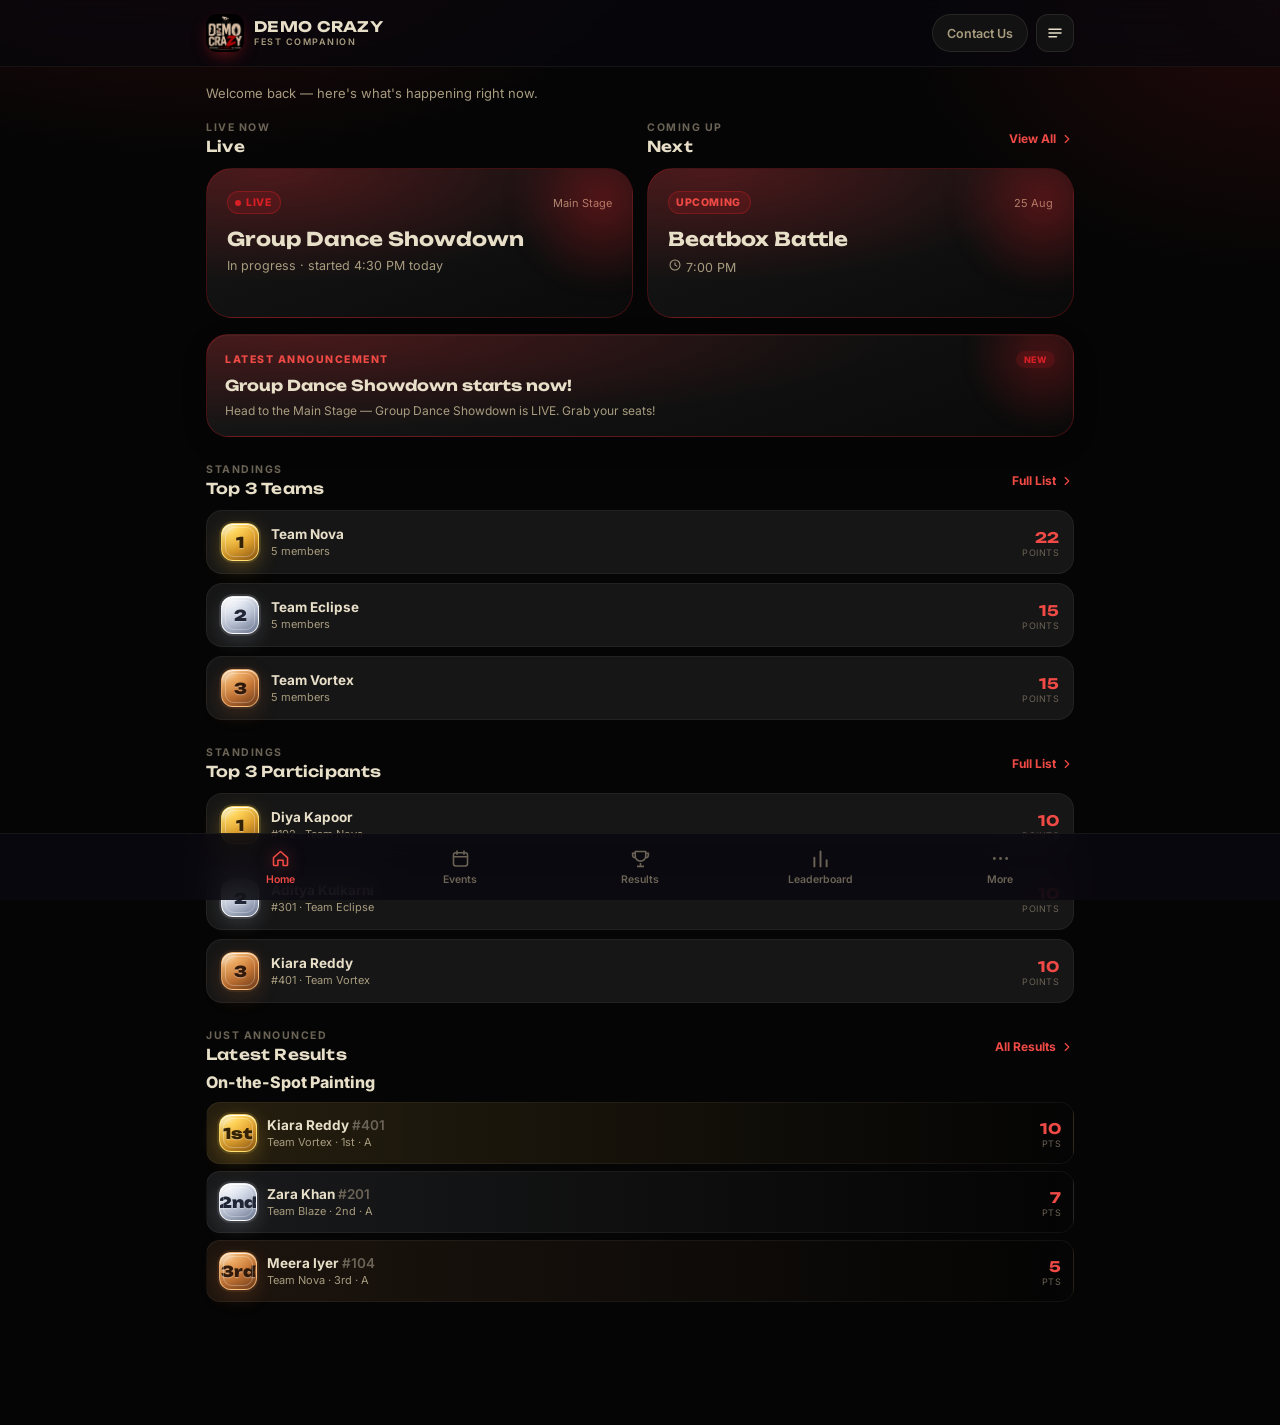
<file: DemoCrazy_LIVE_NEXT_LATEST_ANNOUNCEMENT-1.html>
<!DOCTYPE html>
<html lang="en">
<head>
<meta charset="UTF-8">
<meta name="viewport" content="width=device-width, initial-scale=1.0, viewport-fit=cover">
<title>DEMO CRAZY — Fest App</title>
<link rel="preconnect" href="https://fonts.googleapis.com">
<link href="https://fonts.googleapis.com/css2?family=Unbounded:wght@400;600;700;800;900&family=Inter:wght@400;500;600;700;800&display=swap" rel="stylesheet">
<style>
:root{
  --bg:#050505;
  --logo-url:url([data-uri]);
  
  --bg-soft:#0a0a0a;
  --elev:#121212;
  --card:#161616;
  --card2:#1e1e1e;
  --border:rgba(232,223,201,.10);
  --border-soft:rgba(232,223,201,.06);
  --text:#e8dfc9;
  --text-dim:#a89c7f;
  --text-faint:#6b6355;
  --accent:#d91f26;
  --accent-2:#ef4a45;
  --pink:#d91f26;
  --live:#d91f26;
  --gold:#e8dfc9;
  --silver:#cfd4e3;
  --bronze:#e0975c;
  --green:#3ddc97;
  --radius:22px;
  --radius-sm:14px;
  --ff-display:'Unbounded',sans-serif;
  --ff-body:'Inter',sans-serif;
}
*{box-sizing:border-box;-webkit-tap-highlight-color:transparent;}
html,body{margin:0;padding:0;background:var(--bg);color:var(--text);font-family:var(--ff-body);}
body{
  min-height:100vh;
  background:
    radial-gradient(900px 500px at 15% -10%, rgba(217,31,38,.20), transparent 60%),
    radial-gradient(700px 500px at 100% 0%, rgba(217,31,38,.14), transparent 55%),
    var(--bg);
  padding-bottom:86px;
}
@media (prefers-reduced-motion: reduce){*{animation-duration:.01ms !important; transition-duration:.01ms !important;}}

::-webkit-scrollbar{width:6px;height:6px;}
::-webkit-scrollbar-thumb{background:var(--card2);border-radius:10px;}

a{color:inherit;text-decoration:none;}
button{font-family:inherit;cursor:pointer;}
input,select,textarea{font-family:inherit;}
:focus-visible{outline:2px solid var(--accent-2);outline-offset:2px;}

.wrap{max-width:520px;margin:0 auto;padding:0 16px;}
@media(min-width:860px){.wrap{max-width:900px;}}

/* ---------- HEADER ---------- */
header.topbar{
  position:sticky;top:0;z-index:40;
  backdrop-filter:blur(16px);
  background:rgba(8,7,13,.72);
  border-bottom:1px solid var(--border-soft);
}
.topbar-inner{max-width:520px;margin:0 auto;padding:14px 16px;display:flex;align-items:center;justify-content:space-between;}
@media(min-width:860px){.topbar-inner{max-width:900px;}}
.brand{display:flex;align-items:center;gap:10px;cursor:pointer;}
.brand-mark{
  width:38px;height:38px;border-radius:11px;
  background:#000 var(--logo-url) center/cover no-repeat;
  display:flex;align-items:center;justify-content:center;
  font-family:var(--ff-display);font-weight:800;font-size:15px;color:#050505;
  box-shadow:0 6px 18px -6px rgba(217,31,38,.65);
  overflow:hidden;
}
.brand-name{font-family:var(--ff-display);font-weight:700;font-size:14.5px;letter-spacing:.3px;line-height:1;}
.brand-name span{display:block;font-family:var(--ff-body);font-weight:600;font-size:9px;color:var(--text-dim);letter-spacing:1.5px;margin-top:3px;text-transform:uppercase;}
.top-actions{display:flex;align-items:center;gap:8px;}
.icon-btn{
  width:38px;height:38px;border-radius:12px;border:1px solid var(--border);
  background:var(--elev);display:flex;align-items:center;justify-content:center;color:var(--text);
  transition:transform .15s ease, background .15s ease;
}
.icon-btn:active{transform:scale(.92);}
.pill-btn{
  display:flex;align-items:center;gap:6px;padding:0 14px;height:38px;border-radius:20px;
  border:1px solid var(--border);background:var(--elev);color:var(--text-dim);font-size:12.5px;font-weight:600;
}
.pill-btn:active{transform:scale(.96);}

/* side menu */
.overlay{position:fixed;inset:0;background:rgba(5,4,9,.65);backdrop-filter:blur(2px);z-index:60;opacity:0;pointer-events:none;transition:opacity .25s ease;}
.overlay.show{opacity:1;pointer-events:auto;}
.sidemenu{
  position:fixed;top:0;right:-320px;width:280px;height:100%;z-index:61;
  background:var(--elev);border-left:1px solid var(--border);
  padding:20px;transition:right .28s cubic-bezier(.2,.8,.2,1);
  overflow-y:auto;
}
.sidemenu.show{right:0;}
.sidemenu h3{font-family:var(--ff-display);font-size:13px;margin:4px 0 14px;color:var(--text-dim);letter-spacing:.5px;text-transform:uppercase;}
.sidemenu .menu-item{display:flex;align-items:center;gap:12px;padding:12px 10px;border-radius:12px;font-weight:600;font-size:14.5px;color:var(--text);}
.sidemenu .menu-item:active{background:var(--card);}
.sidemenu .close-x{float:right;}

/* ---------- BOTTOM NAV ---------- */
nav.bottomnav{
  position:fixed;bottom:0;left:0;right:0;z-index:50;
  background:rgba(10,9,16,.85);backdrop-filter:blur(18px);
  border-top:1px solid var(--border-soft);
  padding:8px 6px calc(8px + env(safe-area-inset-bottom));
}
.bottomnav-inner{max-width:520px;margin:0 auto;display:flex;justify-content:space-around;}
@media(min-width:860px){.bottomnav-inner{max-width:900px;}}
.nav-item{display:flex;flex-direction:column;align-items:center;gap:4px;padding:6px 10px;border-radius:14px;color:var(--text-faint);flex:1;transition:color .15s ease;}
.nav-item svg{width:21px;height:21px;}
.nav-item span{font-size:10.5px;font-weight:600;}
.nav-item.active{color:var(--accent-2);}
.nav-item.active svg{filter:drop-shadow(0 0 8px rgba(239,74,69,.6));}
.nav-item:active{transform:scale(.92);}

/* ---------- GENERIC ---------- */
.page{padding:18px 0 30px;animation:fadeUp .35s ease both;}
@keyframes fadeUp{from{opacity:0;transform:translateY(10px);}to{opacity:1;transform:translateY(0);}}
.page-title{font-family:var(--ff-display);font-weight:700;font-size:22px;margin:2px 0 4px;}
.page-sub{color:var(--text-dim);font-size:13px;margin:0 0 18px;}
.section-head{display:flex;align-items:center;justify-content:space-between;margin:26px 0 12px;}
.section-head h2{font-family:var(--ff-display);font-size:15px;font-weight:600;margin:0;letter-spacing:.2px;}
.section-head .eyebrow{font-size:10.5px;color:var(--text-faint);letter-spacing:1.5px;text-transform:uppercase;font-weight:700;margin-bottom:3px;}
.link-more{font-size:12px;font-weight:700;color:var(--accent-2);display:flex;align-items:center;gap:4px;}

.card{background:linear-gradient(160deg,var(--card),var(--card2));border:1px solid var(--border);border-radius:var(--radius);}
.chip{display:inline-flex;align-items:center;gap:5px;font-size:10.5px;font-weight:800;letter-spacing:.6px;padding:4px 9px 4px 7px;border-radius:20px;text-transform:uppercase;}
.chip-live{background:rgba(217,31,38,.14);color:var(--live);border:1px solid rgba(217,31,38,.35);}
.chip-live .dot{width:6px;height:6px;border-radius:50%;background:var(--live);animation:pulse 1.4s infinite;}
.chip-upcoming{background:rgba(217,31,38,.14);color:var(--accent-2);border:1px solid rgba(217,31,38,.3);}
.chip-completed{background:rgba(61,220,151,.12);color:var(--green);border:1px solid rgba(61,220,151,.28);}
@keyframes pulse{0%{box-shadow:0 0 0 0 rgba(217,31,38,.55);}70%{box-shadow:0 0 0 7px rgba(217,31,38,0);}100%{box-shadow:0 0 0 0 rgba(217,31,38,0);}}

.empty{text-align:center;padding:40px 20px;color:var(--text-dim);}
.empty svg{width:40px;height:40px;margin-bottom:10px;color:var(--text-faint);}
.empty b{display:block;color:var(--text);font-family:var(--ff-display);font-size:14px;margin-bottom:4px;}

/* ---------- LIVE HERO ---------- */
.hero-live{
  position:relative;overflow:hidden;border-radius:26px;padding:22px 20px 24px;
  background:radial-gradient(140% 140% at 15% 0%, rgba(217,31,38,.28), transparent 55%), linear-gradient(160deg,#181818,#0a0a0a);
  border:1px solid rgba(217,31,38,.25);
}
.hero-live::after{
  content:'';position:absolute;top:-60px;right:-60px;width:180px;height:180px;border-radius:50%;
  background:radial-gradient(circle,rgba(217,31,38,.35),transparent 70%);filter:blur(10px);
}
.hero-live .eyebrow-row{display:flex;align-items:center;justify-content:space-between;margin-bottom:14px;}
.hero-live h3{font-family:var(--ff-display);font-size:19px;margin:0 0 6px;line-height:1.25;position:relative;z-index:1;}
.hero-live p{margin:0;color:var(--text-dim);font-size:12.5px;position:relative;z-index:1;}
.hero-none{padding:26px 20px;border-radius:26px;text-align:center;border:1px dashed var(--border);color:var(--text-dim);font-size:13px;}

/* ---------- HOME LIVE + NEXT ---------- */
.home-live-next-grid{display:grid;grid-template-columns:1fr 1fr;gap:14px;align-items:start;}
.home-card-head{margin:4px 0 12px;}
.home-card-head .link-more{font-size:12px;}
.home-live-next-grid > div{min-width:0;}
.home-live-next-grid .hero-live{height:150px;min-height:0;box-sizing:border-box;}
.next-as-live{display:flex;flex-direction:column;justify-content:flex-start;}
.latest-announcement-highlight{position:relative;overflow:hidden;margin-top:14px;border-radius:26px;padding:18px 20px;background:radial-gradient(140% 140% at 15% 0%,rgba(217,31,38,.28),transparent 55%),linear-gradient(160deg,#181818,#0a0a0a);border:1px solid rgba(217,31,38,.25);}
.latest-announcement-highlight::after{content:'';position:absolute;top:-60px;right:-60px;width:180px;height:180px;border-radius:50%;background:radial-gradient(circle,rgba(217,31,38,.35),transparent 70%);filter:blur(10px);}
.latest-announcement-highlight .lah-top{display:flex;align-items:center;justify-content:space-between;margin-bottom:9px;position:relative;z-index:1;}
.latest-announcement-highlight .eyebrow{font-size:10.5px;color:var(--accent-2);letter-spacing:1.5px;text-transform:uppercase;font-weight:800;}
.latest-announcement-highlight h3{font-family:var(--ff-display);font-size:16px;margin:0 0 6px;line-height:1.3;position:relative;z-index:1;}
.latest-announcement-highlight p{margin:0;color:var(--text-dim);font-size:12.5px;line-height:1.5;position:relative;z-index:1;}

@media(max-width:390px){.home-live-next-grid{gap:10px;}.home-live-next-grid .hero-live{padding:18px 14px 18px;height:150px;min-height:0;box-sizing:border-box;}.hero-live h3{font-size:16px;}.hero-live p{font-size:11.5px;}.cd-box{padding:8px 2px;}.cd-box b{font-size:14px;}.cd-box small{font-size:8px;}}

.next-card{
  position:relative;overflow:hidden;border-radius:26px;padding:22px 20px 24px;
  background:radial-gradient(140% 140% at 15% 0%, rgba(217,31,38,.28), transparent 55%), linear-gradient(160deg,#181818,#0a0a0a);
  border:1px solid rgba(217,31,38,.25);
}
.next-card::after{
  content:'';position:absolute;top:-60px;right:-60px;width:180px;height:180px;border-radius:50%;
  background:radial-gradient(circle,rgba(217,31,38,.35),transparent 70%);filter:blur(10px);
}
.next-card .eyebrow{font-size:10.5px;color:var(--accent-2);letter-spacing:1.5px;text-transform:uppercase;font-weight:800;margin-bottom:14px;position:relative;z-index:1;}
.next-card h3{font-family:var(--ff-display);font-size:19px;margin:0 0 12px;line-height:1.25;position:relative;z-index:1;}
.next-meta{display:flex;gap:16px;color:var(--text-dim);font-size:12.5px;margin-bottom:16px;flex-wrap:wrap;position:relative;z-index:1;}
.next-meta span{display:flex;align-items:center;gap:5px;}

.btn{display:inline-flex;align-items:center;justify-content:center;gap:6px;font-weight:700;font-size:13px;border-radius:14px;padding:11px 18px;border:none;transition:transform .15s ease,filter .15s ease;}
.btn:active{transform:scale(.96);}
.btn-primary{background:linear-gradient(135deg,var(--accent),var(--pink));color:#fff;box-shadow:0 8px 20px -8px rgba(217,31,38,.55);}
.btn-ghost{background:var(--elev);color:var(--text);border:1px solid var(--border);}
.btn-block{width:100%;}
.btn-sm{padding:8px 14px;font-size:12px;border-radius:11px;}
.btn-danger{background:rgba(217,31,38,.14);color:var(--live);border:1px solid rgba(217,31,38,.3);}

/* ---------- RANK ROWS ---------- */
.rank-row{display:flex;align-items:center;gap:12px;padding:12px 14px;border-radius:16px;background:var(--card);border:1px solid var(--border-soft);margin-bottom:9px;}
.rank-row:active{transform:scale(.99);}
.rank-num{
  width:38px;height:38px;flex:none;border-radius:12px;
  display:flex;align-items:center;justify-content:center;
  position:relative;overflow:hidden;
  font-family:var(--ff-display);font-size:15px;font-weight:900;
  border:1px solid rgba(255,255,255,.24);
  box-shadow:
    inset 0 1px 0 rgba(255,255,255,.55),
    inset 0 -5px 10px rgba(0,0,0,.18),
    0 5px 14px rgba(0,0,0,.28);
  text-shadow:0 1px 1px rgba(255,255,255,.35);
}
.rank-num::before{
  content:"";position:absolute;inset:3px;border-radius:9px;
  border:1px solid rgba(255,255,255,.28);pointer-events:none;
}
.rank-num::after{
  content:"";position:absolute;width:22px;height:7px;
  top:3px;left:-8px;transform:rotate(-28deg);
  background:rgba(255,255,255,.28);filter:blur(2px);pointer-events:none;
}
.rank-num.r1{
  background:linear-gradient(145deg,#fff0a6 0%,#f5c64b 38%,#c98a20 72%,#8e5a12 100%);
  color:#3a2605;border-color:rgba(255,224,120,.7);
  box-shadow:inset 0 1px 0 rgba(255,255,255,.8),inset 0 -6px 12px rgba(91,53,0,.25),0 0 0 2px rgba(245,198,75,.10),0 6px 18px rgba(245,198,75,.22);
}
.rank-num.r2{
  background:linear-gradient(145deg,#fff 0%,#dfe4ef 38%,#aeb8ce 70%,#717c98 100%);
  color:#202636;border-color:rgba(255,255,255,.65);
  box-shadow:inset 0 1px 0 rgba(255,255,255,.9),inset 0 -6px 12px rgba(54,63,85,.18),0 0 0 2px rgba(210,218,235,.08),0 6px 18px rgba(190,200,220,.15);
}
.rank-num.r3{
  background:linear-gradient(145deg,#ffd09a 0%,#d98b48 38%,#a95f2c 70%,#70401f 100%);
  color:#301a0b;border-color:rgba(255,192,120,.55);
  box-shadow:inset 0 1px 0 rgba(255,255,255,.65),inset 0 -6px 12px rgba(72,32,8,.22),0 0 0 2px rgba(217,139,72,.08),0 6px 18px rgba(190,105,45,.16);
}
.rank-info{flex:1;min-width:0;}
.rank-info .name{font-weight:700;font-size:13.5px;white-space:nowrap;overflow:hidden;text-overflow:ellipsis;}
.rank-info .sub{font-size:11px;color:var(--text-dim);margin-top:2px;white-space:nowrap;overflow:hidden;text-overflow:ellipsis;}
.rank-pts{flex:none;text-align:right;}
.rank-pts b{font-family:var(--ff-display);font-size:14.5px;color:var(--accent-2);}
.rank-pts small{display:block;font-size:9px;color:var(--text-faint);letter-spacing:.5px;text-transform:uppercase;}
.avatar{width:36px;height:36px;border-radius:11px;flex:none;background:linear-gradient(145deg,var(--card2),var(--elev));border:1px solid var(--border);display:flex;align-items:center;justify-content:center;font-family:var(--ff-display);font-size:12px;font-weight:700;color:var(--text-dim);}

/* ---------- TICKET CARD (signature element) ---------- */
.ticket{
  display:flex;border-radius:18px;overflow:hidden;background:var(--card);border:1px solid var(--border-soft);margin-bottom:12px;position:relative;
}
.ticket:active{transform:scale(.99);}
.ticket-stub{
  width:78px;flex:none;display:flex;flex-direction:column;align-items:center;justify-content:center;
  background:linear-gradient(165deg,rgba(217,31,38,.16),rgba(217,31,38,.10));
  padding:10px 4px;position:relative;
}
.ticket-stub .mon{font-size:10px;letter-spacing:1.5px;text-transform:uppercase;color:var(--accent-2);font-weight:800;}
.ticket-stub .day{font-family:var(--ff-display);font-size:22px;font-weight:800;line-height:1.1;margin:2px 0;}
.ticket-stub .time{font-size:10px;color:var(--text-dim);font-weight:600;}
.ticket-perf{
  width:0;border-left:2px dashed rgba(255,255,255,.14);position:relative;
}
.ticket-perf::before,.ticket-perf::after{
  content:'';position:absolute;left:-7px;width:14px;height:14px;border-radius:50%;background:var(--bg-soft);
}
.ticket-perf::before{top:-7px;}
.ticket-perf::after{bottom:-7px;}
.ticket-body{flex:1;padding:12px 14px;min-width:0;display:flex;flex-direction:column;justify-content:center;gap:6px;}
.ticket-body .tname{font-weight:700;font-size:14px;white-space:nowrap;overflow:hidden;text-overflow:ellipsis;}
.ticket-body .trow{display:flex;align-items:center;justify-content:space-between;gap:8px;}

/* Results podium block */
.result-block{margin-bottom:16px;}
.result-block .ev-head{display:flex;align-items:center;justify-content:space-between;margin-bottom:10px;}
.result-block .ev-head h3{font-family:var(--ff-display);font-size:14.5px;margin:0;}
.podium-row{display:flex;align-items:center;gap:10px;padding:11px 12px;border-radius:14px;margin-bottom:7px;border:1px solid var(--border-soft);}
.podium-row.p1{background:linear-gradient(90deg,rgba(255,200,87,.13),transparent);}
.podium-row.p2{background:linear-gradient(90deg,rgba(207,212,227,.10),transparent);}
.podium-row.p3{background:linear-gradient(90deg,rgba(224,151,92,.11),transparent);}
.medal{
  width:38px;height:38px;border-radius:12px;flex:none;
  display:flex;align-items:center;justify-content:center;
  position:relative;overflow:hidden;
  font-size:15px;font-weight:900;font-family:var(--ff-display);
  border:1px solid rgba(255,255,255,.24);
  box-shadow:
    inset 0 1px 0 rgba(255,255,255,.55),
    inset 0 -5px 10px rgba(0,0,0,.18),
    0 5px 14px rgba(0,0,0,.28);
  text-shadow:0 1px 1px rgba(255,255,255,.35);
}
.medal::before{
  content:"";position:absolute;inset:3px;border-radius:9px;
  border:1px solid rgba(255,255,255,.28);
  pointer-events:none;
}
.medal::after{
  content:"";position:absolute;width:22px;height:7px;
  top:3px;left:-8px;transform:rotate(-28deg);
  background:rgba(255,255,255,.28);filter:blur(2px);
  pointer-events:none;
}
.medal.g{
  background:linear-gradient(145deg,#fff0a6 0%,#f5c64b 38%,#c98a20 72%,#8e5a12 100%);
  color:#3a2605;
  border-color:rgba(255,224,120,.7);
  box-shadow:
    inset 0 1px 0 rgba(255,255,255,.8),
    inset 0 -6px 12px rgba(91,53,0,.25),
    0 0 0 2px rgba(245,198,75,.10),
    0 6px 18px rgba(245,198,75,.22);
}
.medal.s{
  background:linear-gradient(145deg,#ffffff 0%,#dfe4ef 38%,#aeb8ce 70%,#717c98 100%);
  color:#202636;
  border-color:rgba(255,255,255,.65);
  box-shadow:
    inset 0 1px 0 rgba(255,255,255,.9),
    inset 0 -6px 12px rgba(54,63,85,.18),
    0 0 0 2px rgba(210,218,235,.08),
    0 6px 18px rgba(190,200,220,.15);
}
.medal.b{
  background:linear-gradient(145deg,#ffd09a 0%,#d98b48 38%,#a95f2c 70%,#70401f 100%);
  color:#301a0b;
  border-color:rgba(255,192,120,.55);
  box-shadow:
    inset 0 1px 0 rgba(255,255,255,.65),
    inset 0 -6px 12px rgba(72,32,8,.22),
    0 0 0 2px rgba(217,139,72,.08),
    0 6px 18px rgba(190,105,45,.16);
}

/* grid stats */
.stat-grid{display:grid;grid-template-columns:repeat(2,1fr);gap:10px;}
.stat-card{padding:16px;text-align:left;}
.stat-card .n{font-family:var(--ff-display);font-size:24px;font-weight:800;background:linear-gradient(135deg,var(--accent-2),var(--pink));-webkit-background-clip:text;background-clip:text;color:transparent;}
.stat-card .l{font-size:11px;color:var(--text-dim);margin-top:4px;font-weight:600;}

/* teams grid */
.team-grid{display:grid;grid-template-columns:1fr 1fr;gap:10px;}
.team-card{padding:16px 14px;text-align:left;position:relative;overflow:hidden;}
.team-card .tc-badge{width:42px;height:42px;border-radius:13px;display:flex;align-items:center;justify-content:center;font-family:var(--ff-display);font-weight:800;font-size:15px;margin-bottom:10px;color:#050505;}
.team-card .tc-name{font-weight:700;font-size:13.5px;margin-bottom:3px;}
.team-card .tc-pts{font-size:11px;color:var(--text-dim);}
.team-card .tc-rank{position:absolute;top:12px;right:12px;font-family:var(--ff-display);font-size:11px;color:var(--text-faint);}

/* search bar */
.searchbar{display:flex;align-items:center;gap:10px;background:var(--elev);border:1px solid var(--border);border-radius:16px;padding:12px 14px;margin-bottom:16px;}
.searchbar input{flex:1;background:transparent;border:none;color:var(--text);font-size:14px;outline:none;}
.searchbar input::placeholder{color:var(--text-faint);}

/* form */
.field{margin-bottom:14px;}
.field label{display:block;font-size:11.5px;font-weight:700;color:var(--text-dim);margin-bottom:6px;text-transform:uppercase;letter-spacing:.5px;}
.field input,.field select,.field textarea{
  width:100%;background:var(--elev);border:1px solid var(--border);border-radius:12px;padding:11px 13px;color:var(--text);font-size:14px;outline:none;
}
.field input:focus,.field select:focus,.field textarea:focus{border-color:var(--accent);}
.field textarea{resize:vertical;min-height:80px;}
.hint-box{background:var(--elev);border:1px solid var(--border);border-radius:12px;padding:12px 14px;margin-bottom:14px;font-size:12.5px;color:var(--text-dim);}
.hint-box b{color:var(--text);}
.form-row2{display:grid;grid-template-columns:1fr 1fr;gap:10px;}
.leader-tags{display:flex;flex-wrap:wrap;gap:7px;margin-top:8px;}
.tag-check{display:flex;align-items:center;gap:6px;padding:7px 11px;border-radius:20px;border:1px solid var(--border);background:var(--elev);font-size:12px;font-weight:600;color:var(--text-dim);}
.tag-check.on{background:rgba(217,31,38,.18);border-color:var(--accent);color:var(--text);}

/* modal */
.modal-wrap{position:fixed;inset:0;z-index:70;display:flex;align-items:flex-end;justify-content:center;background:rgba(5,4,9,.7);backdrop-filter:blur(3px);opacity:0;pointer-events:none;transition:opacity .2s ease;}
.modal-wrap.show{opacity:1;pointer-events:auto;}
@media(min-width:640px){.modal-wrap{align-items:center;}}
.modal{width:100%;max-width:480px;max-height:88vh;overflow-y:auto;background:var(--elev);border:1px solid var(--border);border-radius:26px 26px 0 0;padding:22px 20px 26px;transform:translateY(30px);transition:transform .25s cubic-bezier(.2,.8,.2,1);}
.modal-wrap.show .modal{transform:translateY(0);}
@media(min-width:640px){.modal{border-radius:24px;}}
.modal-head{display:flex;align-items:center;justify-content:space-between;margin-bottom:16px;}
.modal-head h3{font-family:var(--ff-display);font-size:16px;margin:0;}

/* committee card */
.committee-card{padding:14px;display:flex;flex-direction:column;gap:10px;margin-bottom:12px;}
.committee-card .role{font-size:10px;letter-spacing:1.5px;text-transform:uppercase;font-weight:800;color:var(--accent-2);}
.committee-card .cc-row{display:flex;align-items:center;gap:12px;}
.committee-card .cc-avatar{width:52px;height:52px;border-radius:15px;background:linear-gradient(145deg,var(--accent),var(--pink));display:flex;align-items:center;justify-content:center;font-family:var(--ff-display);font-weight:800;font-size:17px;color:#050505;flex:none;}
.committee-card .cc-name{font-weight:700;font-size:14.5px;}
.committee-card .cc-phone{font-size:12.5px;color:var(--text-dim);margin-top:2px;display:flex;align-items:center;gap:5px;}


.latest-announcement-highlight{
  position:relative;overflow:hidden;width:100%;box-sizing:border-box;margin:16px 0 22px;
  border-radius:22px;padding:16px 18px;
  background:radial-gradient(120% 160% at 10% 0%, rgba(217,31,38,.25), transparent 58%),linear-gradient(160deg,#181818,#0a0a0a);
  border:1px solid rgba(217,31,38,.28);
  box-shadow:inset 0 1px 0 rgba(255,255,255,.04),0 8px 24px rgba(0,0,0,.18);
}
.latest-announcement-highlight::after{
  content:'';position:absolute;top:-55px;right:-45px;width:150px;height:150px;border-radius:50%;
  background:radial-gradient(circle,rgba(217,31,38,.28),transparent 70%);filter:blur(8px);pointer-events:none;
}
.latest-announcement-highlight .lah-top{display:flex;align-items:center;justify-content:space-between;gap:10px;margin-bottom:8px;position:relative;z-index:1;}
.latest-announcement-highlight .eyebrow{color:var(--accent-2);}
.latest-announcement-highlight h3{font-family:var(--ff-display);font-size:15px;line-height:1.35;margin:0 0 6px;position:relative;z-index:1;}
.latest-announcement-highlight p{font-size:12px;line-height:1.5;color:var(--text-dim);margin:0;position:relative;z-index:1;}

/* announcements */
.announce-card{padding:15px 16px;margin-bottom:12px;}
.announce-card .a-top{display:flex;align-items:center;justify-content:space-between;margin-bottom:6px;}
.announce-card h4{font-family:var(--ff-display);font-size:13.5px;margin:0;}
.announce-card .a-date{font-size:10.5px;color:var(--text-faint);font-weight:600;}
.announce-card p{margin:0;font-size:12.5px;color:var(--text-dim);line-height:1.5;}
.badge-new{background:rgba(217,31,38,.15);color:var(--pink);font-size:9px;font-weight:800;padding:3px 8px;border-radius:10px;letter-spacing:.5px;text-transform:uppercase;}

/* more menu list */
.more-list{display:flex;flex-direction:column;gap:9px;}
.more-item{display:flex;align-items:center;gap:14px;padding:15px 16px;}
.more-item .mi-icon{width:42px;height:42px;border-radius:13px;background:var(--elev);border:1px solid var(--border);display:flex;align-items:center;justify-content:center;color:var(--accent-2);flex:none;}
.more-item .mi-text b{display:block;font-size:14px;}
.more-item .mi-text span{font-size:11.5px;color:var(--text-dim);}
.more-item .mi-arrow{margin-left:auto;color:var(--text-faint);}

/* back header */
.subpage-head{display:flex;align-items:center;gap:12px;margin-bottom:18px;}
.subpage-head h1{font-family:var(--ff-display);font-size:19px;margin:0;}

/* tabs */
.tabs{display:flex;gap:8px;margin-bottom:18px;overflow-x:auto;padding-bottom:2px;}
.tab-btn{flex:none;padding:9px 16px;border-radius:20px;border:1px solid var(--border);background:var(--elev);color:var(--text-dim);font-size:12.5px;font-weight:700;}
.tab-btn.active{background:linear-gradient(135deg,var(--accent),var(--pink));color:#fff;border-color:transparent;}

/* admin login */
.login-wrap{min-height:70vh;display:flex;flex-direction:column;justify-content:center;padding:20px 0;}
.login-logo{width:64px;height:64px;border-radius:18px;background:#000 var(--logo-url) center/cover no-repeat;display:flex;align-items:center;justify-content:center;font-family:var(--ff-display);font-weight:800;font-size:24px;color:#050505;margin:0 auto 18px;box-shadow:0 10px 30px -8px rgba(217,31,38,.6);overflow:hidden;}
.login-card{padding:24px 22px;}

/* admin dashboard grid buttons */
.admin-grid{display:grid;grid-template-columns:1fr 1fr;gap:10px;margin-top:18px;}
.admin-tile{padding:16px 14px;text-align:left;}
.admin-tile .ai{width:38px;height:38px;border-radius:12px;background:var(--elev);border:1px solid var(--border);display:flex;align-items:center;justify-content:center;color:var(--accent-2);margin-bottom:10px;}
.admin-tile b{display:block;font-size:13px;}
.admin-tile span{font-size:10.5px;color:var(--text-dim);}

table.admin-table{width:100%;border-collapse:collapse;font-size:12.5px;}
table.admin-table th{text-align:left;color:var(--text-faint);font-size:10px;text-transform:uppercase;letter-spacing:.5px;padding:8px 8px;border-bottom:1px solid var(--border);}
table.admin-table td{padding:10px 8px;border-bottom:1px solid var(--border-soft);}
.row-actions{display:flex;gap:6px;}
.mini-btn{padding:5px 9px;font-size:10.5px;border-radius:8px;background:var(--elev);border:1px solid var(--border);color:var(--text-dim);font-weight:700;}

.toast{position:fixed;bottom:96px;left:50%;transform:translateX(-50%) translateY(20px);background:var(--elev);border:1px solid var(--accent);color:var(--text);padding:11px 20px;border-radius:14px;font-size:12.5px;font-weight:600;z-index:90;opacity:0;transition:all .25s ease;box-shadow:0 10px 30px -10px rgba(0,0,0,.6);display:flex;align-items:center;gap:8px;}
.toast.show{opacity:1;transform:translateX(-50%) translateY(0);}

.report-doc{background:#fff;color:#111;border-radius:18px;padding:24px 20px;font-family:var(--ff-body);}
.report-doc h1{font-family:var(--ff-display);font-size:19px;margin:0 0 2px;}
.report-doc .rd-sub{font-size:11px;color:#777;margin-bottom:18px;}
.report-doc h2{font-family:var(--ff-display);font-size:13px;margin:20px 0 8px;padding-bottom:6px;border-bottom:2px solid #111;}
.report-doc .prize-line{font-size:12.5px;margin:4px 0;padding-left:8px;}
.report-doc table{width:100%;border-collapse:collapse;font-size:12px;margin-top:6px;}
.report-doc td,.report-doc th{padding:6px 4px;border-bottom:1px solid #ddd;text-align:left;}
.champion-box{margin-top:18px;padding:16px;border-radius:14px;background:linear-gradient(135deg,#fff7e0,#ffeacb);border:1px solid #f0d38a;text-align:center;}
.champion-box .cb-label{font-size:10px;letter-spacing:2px;text-transform:uppercase;color:#a97a12;font-weight:800;}
.champion-box .cb-name{font-family:var(--ff-display);font-size:20px;margin-top:4px;}

/* Same premium gradient award box for Top-3 Teams + Top-3 Participants */
.rank-num.r1, .medal.g{
  background:linear-gradient(145deg,#fff3b0 0%,#ffd45a 28%,#e4a52f 58%,#9a6217 100%) !important;
  border:1px solid rgba(255,226,120,.78) !important;
  color:#342204 !important;
  box-shadow:
    inset 0 1px 0 rgba(255,255,255,.9),
    inset 0 -7px 13px rgba(83,47,0,.24),
    0 0 0 2px rgba(255,210,75,.12),
    0 6px 20px rgba(255,193,52,.28) !important;
}
.rank-num.r2, .medal.s{
  background:linear-gradient(145deg,#ffffff 0%,#e9edf5 28%,#bdc6d8 58%,#77839d 100%) !important;
  border:1px solid rgba(255,255,255,.78) !important;
  color:#202636 !important;
  box-shadow:
    inset 0 1px 0 rgba(255,255,255,.95),
    inset 0 -7px 13px rgba(54,63,85,.18),
    0 0 0 2px rgba(220,228,245,.12),
    0 6px 20px rgba(190,202,225,.20) !important;
}
.rank-num.r3, .medal.b{
  background:linear-gradient(145deg,#ffd9a6 0%,#edaa62 28%,#c97836 58%,#77431f 100%) !important;
  border:1px solid rgba(255,199,137,.68) !important;
  color:#321a0a !important;
  box-shadow:
    inset 0 1px 0 rgba(255,255,255,.75),
    inset 0 -7px 13px rgba(72,32,8,.22),
    0 0 0 2px rgba(230,139,70,.10),
    0 6px 20px rgba(208,116,49,.22) !important;
}

</style>
<style id="contact-photo-style">
.cc-avatar.has-photo{
  background-size:cover;
  background-position:center;
  background-repeat:no-repeat;
  color:transparent;
  font-size:0;
}
.cc-avatar.has-photo::before{display:none}
.contact-photo-input{
  width:100%;
  padding:10px;
  border:1px dashed rgba(255,255,255,.16);
  border-radius:12px;
  background:rgba(255,255,255,.03);
  color:var(--muted);
}
.contact-photo-preview{
  width:64px;height:64px;border-radius:18px;object-fit:cover;
  border:1px solid rgba(255,255,255,.14);
  display:block;margin-bottom:8px;
}
</style>

</head>
<body>

<header class="topbar">
  <div class="topbar-inner">
    <div class="brand" onclick="nav('home')">
      <div class="brand-mark"></div>
      <div class="brand-name">DEMO CRAZY<span>Fest Companion</span></div>
    </div>
    <div class="top-actions">
      <button class="pill-btn" onclick="nav('committee')">Contact Us</button>
      <button class="icon-btn" onclick="toggleMenu(true)" aria-label="Menu">
        <svg width="18" height="18" viewBox="0 0 24 24" fill="none"><path d="M4 7H20M4 12H20M4 17H14" stroke="currentColor" stroke-width="2" stroke-linecap="round"/></svg>
      </button>
    </div>
  </div>
</header>

<div id="app" class="wrap"></div>

<div class="overlay" id="overlay" onclick="toggleMenu(false)"></div>
<div class="sidemenu" id="sidemenu">
  <button class="icon-btn close-x" onclick="toggleMenu(false)" aria-label="Close">
    <svg width="16" height="16" viewBox="0 0 24 24" fill="none"><path d="M6 6L18 18M18 6L6 18" stroke="currentColor" stroke-width="2" stroke-linecap="round"/></svg>
  </button>
  <div style="clear:both;height:10px"></div>
  <h3>Menu</h3>
  <div id="sidemenu-items"></div>
</div>

<div class="modal-wrap" id="modalWrap">
  <div class="modal" id="modalBody"></div>
</div>

<div class="toast" id="toast"></div>

<nav class="bottomnav">
  <div class="bottomnav-inner" id="bottomnav-inner"></div>
</nav>


<script id="contact-photo-helper">
function contactPhoto(c){
  return c && c.photo
    ? `<div class="cc-avatar has-photo" style="background-image:url('${String(c.photo).replace(/'/g,"&#39;")}')"></div>`
    : `<div class="cc-avatar">${initials(c.name)}</div>`;
}
</script>

<script>
/* ============================= ICONS ============================= */
const ICONS = {
  home:'<path d="M4 11L12 4L20 11V19A1 1 0 0 1 19 20H15V14H9V20H5A1 1 0 0 1 4 19V11Z" stroke="currentColor" stroke-width="1.8" stroke-linejoin="round"/>',
  events:'<rect x="4" y="5.5" width="16" height="15" rx="2.5" stroke="currentColor" stroke-width="1.8"/><path d="M8 3.5V7M16 3.5V7M4 10H20" stroke="currentColor" stroke-width="1.8" stroke-linecap="round"/>',
  results:'<path d="M8 21H16M12 17V21M6 4H18V9A6 6 0 0 1 6 9V4Z" stroke="currentColor" stroke-width="1.8" stroke-linejoin="round"/><path d="M6 6H3V8A3 3 0 0 0 6 11M18 6H21V8A3 3 0 0 1 18 11" stroke="currentColor" stroke-width="1.8" stroke-linecap="round"/>',
  leaderboard:'<path d="M5 21V11M12 21V4M19 21V14" stroke="currentColor" stroke-width="2.2" stroke-linecap="round"/>',
  more:'<circle cx="5" cy="12" r="1.6" fill="currentColor"/><circle cx="12" cy="12" r="1.6" fill="currentColor"/><circle cx="19" cy="12" r="1.6" fill="currentColor"/>',
  chevronR:'<path d="M9 6L15 12L9 18" stroke="currentColor" stroke-width="2" stroke-linecap="round" stroke-linejoin="round"/>',
  back:'<path d="M15 6L9 12L15 18" stroke="currentColor" stroke-width="2.2" stroke-linecap="round" stroke-linejoin="round"/>',
  clock:'<circle cx="12" cy="12" r="8.5" stroke="currentColor" stroke-width="1.8"/><path d="M12 8V12L15 14" stroke="currentColor" stroke-width="1.8" stroke-linecap="round"/>',
  calendar:'<rect x="4" y="5.5" width="16" height="15" rx="2.5" stroke="currentColor" stroke-width="1.8"/><path d="M4 10H20M8 3.5V7M16 3.5V7" stroke="currentColor" stroke-width="1.8" stroke-linecap="round"/>',
  search:'<circle cx="11" cy="11" r="7" stroke="currentColor" stroke-width="1.8"/><path d="M21 21L16.5 16.5" stroke="currentColor" stroke-width="1.8" stroke-linecap="round"/>',
  team:'<circle cx="9" cy="8" r="3.2" stroke="currentColor" stroke-width="1.8"/><path d="M3.5 20A5.5 5.5 0 0 1 14.5 20" stroke="currentColor" stroke-width="1.8" stroke-linecap="round"/><circle cx="17" cy="9" r="2.5" stroke="currentColor" stroke-width="1.8"/><path d="M15 20A5 5 0 0 1 21.2 16.2" stroke="currentColor" stroke-width="1.8" stroke-linecap="round"/>',
  megaphone:'<path d="M3 10V14A1 1 0 0 0 4 15H6L13 20V4L6 9H4A1 1 0 0 0 3 10Z" stroke="currentColor" stroke-width="1.8" stroke-linejoin="round"/><path d="M17 9A4 4 0 0 1 17 15" stroke="currentColor" stroke-width="1.8" stroke-linecap="round"/>',
  info:'<circle cx="12" cy="12" r="8.5" stroke="currentColor" stroke-width="1.8"/><path d="M12 11V16.5M12 8V8.05" stroke="currentColor" stroke-width="1.9" stroke-linecap="round"/>',
  shield:'<path d="M12 3L19 6V11C19 15.5 16 18.8 12 21C8 18.8 5 15.5 5 11V6L12 3Z" stroke="currentColor" stroke-width="1.8" stroke-linejoin="round"/><path d="M9 12L11 14L15 10" stroke="currentColor" stroke-width="1.8" stroke-linecap="round" stroke-linejoin="round"/>',
  plus:'<path d="M12 5V19M5 12H19" stroke="currentColor" stroke-width="2.2" stroke-linecap="round"/>',
  edit:'<path d="M4 20L4.6 16.7L15.4 5.9C15.9 5.4 16.7 5.4 17.2 5.9L18.1 6.8C18.6 7.3 18.6 8.1 18.1 8.6L7.3 19.4L4 20Z" stroke="currentColor" stroke-width="1.7" stroke-linejoin="round"/>',
  phone:'<path d="M6 3H9L10.5 7L8.5 8.5C9.2 10.5 10.5 11.8 12.5 12.5L14 10.5L18 12V15C18 16.1 17.1 17 16 17C9.9 16.6 5.4 12.1 5 6C5 4.9 5.9 3 6 3Z" stroke="currentColor" stroke-width="1.7" stroke-linejoin="round"/>',
  users:'<circle cx="8" cy="8" r="3" stroke="currentColor" stroke-width="1.8"/><path d="M2.5 19A5.5 5.5 0 0 1 13.5 19" stroke="currentColor" stroke-width="1.8" stroke-linecap="round"/><path d="M15 4A3.5 3.5 0 0 1 15 11" stroke="currentColor" stroke-width="1.7" stroke-linecap="round"/><path d="M16.5 13.2A5.5 5.5 0 0 1 21.5 18.8" stroke="currentColor" stroke-width="1.7" stroke-linecap="round"/>',
  award:'<circle cx="12" cy="8" r="5.2" stroke="currentColor" stroke-width="1.8"/><path d="M8.5 12.5L7 21L12 18.5L17 21L15.5 12.5" stroke="currentColor" stroke-width="1.8" stroke-linejoin="round"/>',
  doc:'<path d="M6 3H14L18 7V21H6V3Z" stroke="currentColor" stroke-width="1.8" stroke-linejoin="round"/><path d="M14 3V7H18" stroke="currentColor" stroke-width="1.8" stroke-linejoin="round"/><path d="M9 12H15M9 15.5H15" stroke="currentColor" stroke-width="1.6" stroke-linecap="round"/>',
  check:'<path d="M5 12.5L10 17L19 7" stroke="currentColor" stroke-width="2.2" stroke-linecap="round" stroke-linejoin="round"/>',
  x:'<path d="M6 6L18 18M18 6L6 18" stroke="currentColor" stroke-width="2" stroke-linecap="round"/>',
  crown:'<path d="M4 8L8 11L12 5L16 11L20 8L18.5 18H5.5L4 8Z" stroke="currentColor" stroke-width="1.7" stroke-linejoin="round"/>',
  trash:'<path d="M5 7H19M9 7V4.8C9 4.4 9.4 4 9.8 4H14.2C14.6 4 15 4.4 15 4.8V7M7 7L7.7 19C7.7 19.6 8.2 20 8.8 20H15.2C15.8 20 16.3 19.6 16.3 19L17 7" stroke="currentColor" stroke-width="1.7" stroke-linecap="round" stroke-linejoin="round"/>',
};
function ic(name,size=18){return `<svg width="${size}" height="${size}" viewBox="0 0 24 24" fill="none">${ICONS[name]||''}</svg>`;}

/* ============================= DATA ============================= */
let DB = {
  events:[
    {id:'e1',name:'Solo Song — Classical',date:'2026-08-25',time:'10:00',status:'COMPLETED'},
    {id:'e2',name:'Group Dance Showdown',date:'2026-08-25',time:'16:30',status:'LIVE'},
    {id:'e3',name:'Beatbox Battle',date:'2026-08-25',time:'19:00',status:'UPCOMING'},
    {id:'e4',name:'Duet Dance',date:'2026-08-26',time:'11:00',status:'UPCOMING'},
    {id:'e5',name:'Fashion Walk Finale',date:'2026-08-26',time:'18:00',status:'UPCOMING'},
    {id:'e6',name:'Short Film Screening',date:'2026-08-24',time:'14:00',status:'COMPLETED'},
    {id:'e7',name:'On-the-Spot Painting',date:'2026-08-24',time:'10:30',status:'COMPLETED'},
    {id:'e8',name:'Fest Quiz Finals',date:'2026-08-26',time:'20:00',status:'UPCOMING'},
  ],
  teams:[
    {id:'t1',name:'Team Nova',color:'#8b5cf6',leaderIds:['p1','p2']},
    {id:'t2',name:'Team Blaze',color:'#ff4d8d',leaderIds:['p6']},
    {id:'t3',name:'Team Eclipse',color:'#3ddc97',leaderIds:['p11','p12']},
    {id:'t4',name:'Team Vortex',color:'#ffc857',leaderIds:['p16']},
  ],
  participants:[
    {id:'p1',name:'Aarav Menon',chest:'101',teamId:'t1',points:0},
    {id:'p2',name:'Diya Kapoor',chest:'102',teamId:'t1',points:0},
    {id:'p3',name:'Kabir Rao',chest:'103',teamId:'t1',points:0},
    {id:'p4',name:'Meera Iyer',chest:'104',teamId:'t1',points:0},
    {id:'p5',name:'Vihaan Shah',chest:'105',teamId:'t1',points:0},
    {id:'p6',name:'Zara Khan',chest:'201',teamId:'t2',points:0},
    {id:'p7',name:'Rohan Verma',chest:'202',teamId:'t2',points:0},
    {id:'p8',name:'Anaya Pillai',chest:'203',teamId:'t2',points:0},
    {id:'p9',name:'Ishaan Nair',chest:'204',teamId:'t2',points:0},
    {id:'p10',name:'Tara Bhatt',chest:'205',teamId:'t2',points:0},
    {id:'p11',name:'Aditya Kulkarni',chest:'301',teamId:'t3',points:0},
    {id:'p12',name:'Sana Fernandes',chest:'302',teamId:'t3',points:0},
    {id:'p13',name:'Neel Chatterjee',chest:'303',teamId:'t3',points:0},
    {id:'p14',name:'Riya D\'Souza',chest:'304',teamId:'t3',points:0},
    {id:'p15',name:'Yusuf Sheikh',chest:'305',teamId:'t3',points:0},
    {id:'p16',name:'Kiara Reddy',chest:'401',teamId:'t4',points:0},
    {id:'p17',name:'Arjun Bose',chest:'402',teamId:'t4',points:0},
    {id:'p18',name:'Naina Joshi',chest:'403',teamId:'t4',points:0},
    {id:'p19',name:'Dev Malhotra',chest:'404',teamId:'t4',points:0},
    {id:'p20',name:'Fatima Ali',chest:'405',teamId:'t4',points:0},
  ],
  results:[
    {id:'r1',eventId:'e1',position:1,participantId:'p2',points:10,grade:'A'},
    {id:'r2',eventId:'e1',position:2,participantId:'p8',points:7,grade:'A'},
    {id:'r3',eventId:'e1',position:3,participantId:'p13',points:5,grade:'A'},
    {id:'r4',eventId:'e6',position:1,participantId:'p11',points:10,grade:'A'},
    {id:'r5',eventId:'e6',position:2,participantId:'p1',points:7,grade:'A'},
    {id:'r6',eventId:'e6',position:3,participantId:'p17',points:5,grade:'A'},
    {id:'r7',eventId:'e7',position:1,participantId:'p16',points:10,grade:'A'},
    {id:'r8',eventId:'e7',position:2,participantId:'p6',points:7,grade:'A'},
    {id:'r9',eventId:'e7',position:3,participantId:'p4',points:5,grade:'A'},
  ],
  announcements:[
    {id:'a1',title:'Group Dance Showdown starts now!',message:'Head to the Main Stage — Group Dance Showdown is LIVE. Grab your seats!',date:'2026-08-25T16:25:00'},
    {id:'a2',title:'Lunch break extended',message:'Lunch break extended by 30 minutes. Next event begins 1:30 PM.',date:'2026-08-25T12:40:00'},
    {id:'a3',title:'Fashion Walk rehearsal call',message:'All Fashion Walk participants report to Green Room B by 5 PM tomorrow.',date:'2026-08-24T18:00:00'},
    {id:'a4',title:'Welcome to DEMO CRAZY!',message:'Fest gates are open. Check the Events tab for the full schedule.',date:'2026-08-24T08:00:00'},
  ],
  committee:[
    {id:'c1',role:'Fest Chairperson',name:'Prof. Ananya Rao',phone:'+91 98765 43210'},
    {id:'c2',role:'Cultural Secretary',name:'Rahul Menon',phone:'+91 98765 11223'},
    {id:'c3',role:'Stage & Sound Lead',name:'Priya Nambiar',phone:'+91 98765 33445'},
    {id:'c4',role:'Discipline Committee',name:'Farhan Ahmed',phone:'+91 98765 55667'},
    {id:'c5',role:'Media & Press',name:'Sneha Pillai',phone:'+91 98765 77889'},
  ],
};

/* ============================= ADMIN ACCOUNTS ============================= */
let ADMINS = [
  {id:'sa1',name:'Super Admin',username:'superadmin',password:'admin123',role:'SUPER'},
  {id:'a1',name:'Normal Admin',username:'admin',password:'admin123',role:'NORMAL'}
];
let CURRENT_ADMIN = null;
let SEQ_ADMIN = 10;
const adminUid = () => 'adm' + (SEQ_ADMIN++);

let SEQ = 100;
const uid = p => p + (SEQ++);

/* recompute participant + team points from results */
function recalc(){
  DB.participants.forEach(p=>p.points=0);
  DB.results.forEach(r=>{
    const p = DB.participants.find(x=>x.id===r.participantId);
    if(p) p.points += r.points;
  });
}
recalc();

function team(id){return DB.teams.find(t=>t.id===id);}
function participant(id){return DB.participants.find(p=>p.id===id);}
function event_(id){return DB.events.find(e=>e.id===id);}
function teamPoints(teamId){return DB.participants.filter(p=>p.teamId===teamId).reduce((s,p)=>s+p.points,0);}
function rankedTeams(){return [...DB.teams].map(t=>({...t,points:teamPoints(t.id)})).sort((a,b)=>b.points-a.points);}
function rankedParticipants(){return [...DB.participants].sort((a,b)=>b.points-a.points);}
function initials(name){return name.split(' ').map(w=>w[0]).slice(0,2).join('').toUpperCase();}
function fmtDate(d){const dt=new Date(d+'T00:00:00');return dt.toLocaleDateString('en-IN',{day:'numeric',month:'short'});}
function fmtTime(t){const [h,m]=t.split(':').map(Number);const ap=h>=12?'PM':'AM';const hh=((h+11)%12)+1;return `${hh}:${String(m).padStart(2,'0')} ${ap}`;}
function fmtDateTime(iso){const dt=new Date(iso);return dt.toLocaleDateString('en-IN',{day:'numeric',month:'short'})+' · '+dt.toLocaleTimeString('en-IN',{hour:'numeric',minute:'2-digit'});}
function statusChip(s){
  if(s==='LIVE') return `<span class="chip chip-live"><span class="dot"></span>Live</span>`;
  if(s==='UPCOMING') return `<span class="chip chip-upcoming">Upcoming</span>`;
  return `<span class="chip chip-completed">Completed</span>`;
}
function medalIcon(pos){return pos===1?'g':pos===2?'s':'b';}
function medalLabel(pos){return pos===1?'1st':pos===2?'2nd':'3rd';}

/* ============================= STATE / ROUTER ============================= */
let STATE = {route:'home', params:{}, adminLoggedIn:false, resultsTab:null, leaderboardTab:'teams'};

function nav(route, params={}){
  STATE.route = route; STATE.params = params;
  toggleMenu(false);
  window.scrollTo({top:0,behavior:'instant'});
  render();
}
function toggleMenu(show){
  document.getElementById('overlay').classList.toggle('show', show);
  document.getElementById('sidemenu').classList.toggle('show', show);
}
function toast(msg){
  const t=document.getElementById('toast');
  t.innerHTML = ic('check',14)+`<span>${msg}</span>`;
  t.classList.add('show');
  clearTimeout(window._toastTimer);
  window._toastTimer=setTimeout(()=>t.classList.remove('show'),2200);
}
function closeModal(){document.getElementById('modalWrap').classList.remove('show'); document.getElementById('modalBody').innerHTML='';}
function openModal(html){document.getElementById('modalBody').innerHTML=html; document.getElementById('modalWrap').classList.add('show');}

/* ============================= BOTTOM NAV + SIDE MENU ============================= */
const BOTTOM_TABS = [
  {id:'home', label:'Home', icon:'home'},
  {id:'events', label:'Events', icon:'events'},
  {id:'results', label:'Results', icon:'results'},
  {id:'leaderboard', label:'Leaderboard', icon:'leaderboard'},
  {id:'more', label:'More', icon:'more'},
];
function renderBottomNav(){
  const active = ['home','events','results','leaderboard'].includes(STATE.route) ? STATE.route :
    (['more','teams','team-detail','announcements','schedule','search','committee','admin','admin-dash','admin-participants','admin-teams','admin-events','admin-registrations','admin-results','admin-announcements','admin-committee','admin-report','admin-management'].includes(STATE.route) ? 'more' : '');
  document.getElementById('bottomnav-inner').innerHTML = BOTTOM_TABS.map(t=>`
    <a class="nav-item ${active===t.id?'active':''}" onclick="nav('${t.id}')">
      ${ic(t.icon,21)}<span>${t.label}</span>
    </a>`).join('');
}
const SIDE_ITEMS = [
  {id:'teams', label:'Teams', icon:'team'},
  {id:'announcements', label:'Announcements', icon:'megaphone'},
  {id:'schedule', label:'Schedule', icon:'calendar'},
  {id:'search', label:'Search Participant', icon:'search'},
  {id:'committee', label:'Contact Us', icon:'phone'},
  {id:'about', label:'About', icon:'info'},
  {id:'admin', label:'Admin', icon:'shield'},
];
document.getElementById('sidemenu-items').innerHTML = SIDE_ITEMS.map(i=>`
  <a class="menu-item" onclick="nav('${i.id}')">${ic(i.icon,18)}${i.label}</a>`).join('');

/* ============================= RENDER ROOT ============================= */
function render(){
  renderBottomNav();
  const app = document.getElementById('app');
  const routes = {
    home: pageHome, events: pageEvents, 'event-details': pageEventDetails, results: pageResults, leaderboard: pageLeaderboard,
    more: pageMore, teams: pageTeams, 'team-detail': pageTeamDetail, announcements: pageAnnouncements,
    schedule: pageSchedule, search: pageSearch, committee: pageCommittee, about: pageAbout,
    admin: pageAdminLogin, 'admin-dash': pageAdminDash,
    'admin-participants': pageAdminParticipants, 'admin-teams': pageAdminTeams,
    'admin-events': pageAdminEvents, 'admin-registrations': pageAdminRegistrations,
    'admin-results': pageAdminResults, 'admin-announcements': pageAdminAnnouncements,
    'admin-committee': pageAdminCommittee, 'admin-report': pageAdminReport, 'admin-management': pageAdminManagement,
  };
  const fn = routes[STATE.route] || pageHome;
  app.innerHTML = `<div class="page">${fn()}</div>`;
}
function backHead(title, to){
  return `<div class="subpage-head"><button class="icon-btn" onclick="nav('${to}')">${ic('back',18)}</button><h1>${title}</h1></div>`;
}

/* ============================= HOME ============================= */
function pageHome(){
  const live = DB.events.find(e=>e.status==='LIVE');
  const upcoming = DB.events.filter(e=>e.status==='UPCOMING').sort((a,b)=>(a.date+a.time).localeCompare(b.date+b.time))[0];
  const topTeams = rankedTeams().slice(0,3);
  const topParts = rankedParticipants().slice(0,3);
  const latest = DB.results.slice().reverse().slice(0,3);
  const latestEventId = latest.length ? latest[0].eventId : null;
  const latestEvent = latestEventId ? event_(latestEventId) : null;
  const latestEventResults = latestEventId ? DB.results
    .filter(r=>r.eventId===latestEventId)
    .sort((a,b)=>{
      const rank = r => r.position ? Number(r.position) : 999;
      return rank(a)-rank(b);
    })
    .slice(0,6) : [];

  return `
  <p class="page-sub" style="margin-bottom:16px;">Welcome back — here's what's happening right now.</p>

  <div class="home-live-next-grid">
    <div>
      <div class="section-head home-card-head"><div><div class="eyebrow">Live now</div><h2>Live</h2></div></div>
      ${live ? `
      <div class="hero-live">
        <div class="eyebrow-row">${statusChip('LIVE')}<span style="font-size:11px;color:var(--text-dim);">Main Stage</span></div>
        <h3>${live.name}</h3>
        <p>In progress · started ${fmtTime(live.time)} today</p>
      </div>` : `<div class="hero-none">No event is live right now — check Events for what's next.</div>`}
    </div>

    <div>
      <div class="section-head home-card-head"><div><div class="eyebrow">Coming up</div><h2>Next</h2></div><a class="link-more" onclick="nav('events')">View All ${ic('chevronR',14)}</a></div>
      ${upcoming ? `
      <div class="hero-live next-as-live">
        <div class="eyebrow-row">${statusChip('UPCOMING')}<span style="font-size:11px;color:var(--text-dim);">${fmtDate(upcoming.date)}</span></div>
        <h3>${upcoming.name}</h3>
        <p>${ic('clock',14)} ${fmtTime(upcoming.time)}</p>
      </div>` : `<div class="hero-none">No upcoming event.</div>`}
    </div>
  </div>

  ${DB.announcements.length ? `
  <div class="latest-announcement-highlight">
    <div class="lah-top"><div class="eyebrow">Latest Announcement</div><span class="badge-new">New</span></div>
    <h3>${[...DB.announcements].sort((a,b)=>new Date(b.date)-new Date(a.date))[0].title}</h3>
    <p>${[...DB.announcements].sort((a,b)=>new Date(b.date)-new Date(a.date))[0].message}</p>
  </div>` : ''}

  <div class="section-head"><div><div class="eyebrow">Standings</div><h2>Top 3 Teams</h2></div>
  <a class="link-more" onclick="nav('leaderboard')">Full List ${ic('chevronR',14)}</a></div>
  ${topTeams.map((t,i)=>`
    <div class="rank-row" onclick="nav('team-detail',{id:'${t.id}'})">
      <div class="rank-num r${i+1}">${i+1}</div>
      <div class="rank-info"><div class="name">${t.name}</div><div class="sub">${DB.participants.filter(p=>p.teamId===t.id).length} members</div></div>
      <div class="rank-pts"><b>${t.points}</b><small>points</small></div>
    </div>`).join('')}

  <div class="section-head"><div><div class="eyebrow">Standings</div><h2>Top 3 Participants</h2></div>
  <a class="link-more" onclick="nav('leaderboard')">Full List ${ic('chevronR',14)}</a></div>
  ${topParts.map((p,i)=>`
    <div class="rank-row">
      <div class="rank-num r${i+1}">${i+1}</div>
      <div class="rank-info"><div class="name">${p.name}</div><div class="sub">#${p.chest} · ${team(p.teamId)?.name||'—'}</div></div>
      <div class="rank-pts"><b>${p.points}</b><small>points</small></div>
    </div>`).join('')}

  <div class="section-head"><div><div class="eyebrow">Just announced</div><h2>Latest Results</h2></div>
  <a class="link-more" onclick="nav('results')">All Results ${ic('chevronR',14)}</a></div>
  ${latestEventResults.length? `
    <div class="latest-event-title" style="font-size:16px;font-weight:800;color:var(--text);margin:-4px 0 10px;">
      ${latestEvent?.name || 'Latest Event'}
    </div>
    ${latestEventResults.map(r=>{
      const p=participant(r.participantId);
      return `<div class="podium-row p${r.position}">
        <div class="medal ${medalIcon(r.position)}">${r.position?medalLabel(r.position):'—'}</div>
        <div class="rank-info">
          <div class="name">${p.name} <span style="color:var(--text-faint);font-weight:600;">#${p.chest}</span></div>
          <div class="sub">${team(p.teamId)?.name} · ${r.position?medalLabel(r.position):'NO PRIZE'} · ${r.grade||'NO GRADE'}</div>
        </div>
        <div class="rank-pts"><b>${r.points}</b><small>pts</small></div>
      </div>`;
    }).join('')}
  ` : `<div class="empty"><b>No results yet</b>Results will appear here once posted.</div>`}
  `;
}

/* ============================= EVENTS ============================= */
function pageEvents(){
  const order={LIVE:0,UPCOMING:1,COMPLETED:2};
  const list = [...DB.events].sort((a,b)=>order[a.status]-order[b.status] || (a.date+a.time).localeCompare(b.date+b.time));
  return `
  <div class="page-title">Events</div>
  <p class="page-sub">Full festival schedule at a glance.</p>
  ${list.map(e=>`
    <div class="ticket" onclick="nav('event-details',{eventId:'${e.id}'})" style="cursor:pointer;">
      <div class="ticket-stub">
        <div class="mon">${new Date(e.date+'T00:00:00').toLocaleDateString('en-IN',{month:'short'})}</div>
        <div class="day">${new Date(e.date+'T00:00:00').getDate()}</div>
        <div class="time">${fmtTime(e.time)}</div>
      </div>
      <div class="ticket-perf"></div>
      <div class="ticket-body">
        <div class="trow"><div class="tname">${e.name}</div></div>
        <div class="trow">${statusChip(e.status)}</div>
      </div>
    </div>`).join('')}
  `;
}

/* ============================= EVENT DETAILS ============================= */
function pageEventDetails(){
  const ev=event_(STATE.params.eventId);
  if(!ev) return `${backHead('Events','events')}`;

  const regs=(window._registrations||[]).filter(r=>r.eid===ev.id);
  const people=regs.map(r=>{
    const p=participant(r.pid);
    return p ? {p,t:team(p.teamId)} : null;
  }).filter(Boolean);

  return `
  ${backHead('Event Details','events')}
  <div class="card" style="padding:18px;margin-bottom:20px;">
    ${statusChip(ev.status)}
    <div class="next-card" style="padding:14px 0 0;background:none;border:0;">
      <h3 style="font-family:var(--ff-display);font-size:17px;margin:0 0 12px;">${ev.name}</h3>
      <div class="next-meta" style="margin-bottom:0;">
        <span>${ic('calendar',14)} ${fmtDate(ev.date)}</span>
        <span>${ic('clock',14)} ${fmtTime(ev.time)}</span>
      </div>
    </div>
  </div>

  <div class="section-head">
    <div>
      <div class="eyebrow">Registered Participants</div>
      <h2 style="font-family:var(--ff-display);font-size:15px;margin:0;">${people.length} Participants</h2>
    </div>
  </div>

  ${people.length ? people.map(({p,t})=>`
    <div class="rank-row">
      <div class="avatar">${initials(p.name)}</div>
      <div class="rank-info">
        <div class="name">${p.name}</div>
        <div class="sub">Chest #${p.chest}${t ? ' · '+t.name : ''}</div>
      </div>
    </div>
  `).join('') : `
    <div class="empty">${ic('users',40)}<b>No participants registered</b>Registrations for this event will appear here.</div>
  `}
  `;
}

/* ============================= RESULTS ============================= */
function pageResults(){
  const withResults = DB.events.filter(e=>DB.results.some(r=>r.eventId===e.id));
  if(!STATE.resultsTab && withResults.length) STATE.resultsTab = withResults[0].id;
  return `
  <div class="page-title">Results</div>
  <p class="page-sub">Prizes are awarded to participants, event by event.</p>
  ${withResults.length===0 ? `<div class="empty">${ic('results',36)}<b>No results published</b>Check back once events wrap up.</div>` : `
  <div class="field" style="margin-bottom:18px;">
    <label>Choose Event</label>
    <select onchange="STATE.resultsTab=this.value;render();">
      ${withResults.map(e=>`<option value="${e.id}" ${STATE.resultsTab===e.id?'selected':''}>${e.name}</option>`).join('')}
    </select>
  </div>
  ${withResults.filter(e=>e.id===STATE.resultsTab).map(e=>renderEventPodium(e)).join('')}
  `}
  `;
}
function renderEventPodium(e){
  const res = DB.results.filter(r=>r.eventId===e.id).sort((a,b)=>{
    const rank = r => r.position ? Number(r.position) : 999;
    return rank(a)-rank(b);
  });
  return `
  <div class="result-block">
    <div class="ev-head"><h3>${e.name}</h3>${statusChip(e.status)}</div>
    ${res.map(r=>{
      const p=participant(r.participantId);
      return `<div class="podium-row p${r.position}">
        <div class="medal ${medalIcon(r.position)}">${r.position?medalLabel(r.position):'—'}</div>
        <div class="rank-info">
          <div class="name">${p.name} <span style="color:var(--text-faint);font-weight:600;">#${p.chest}</span></div>
          <div class="sub">${team(p.teamId)?.name} · ${r.position?medalLabel(r.position):'NO PRIZE'} · ${r.grade||'NO GRADE'}</div>
        </div>
        <div class="rank-pts"><b>${r.points}</b><small>pts</small></div>
      </div>`;
    }).join('')}
  </div>`;
}

/* ============================= LEADERBOARD ============================= */
function pageLeaderboard(){
  return `
  <div class="page-title">Leaderboard</div>
  <p class="page-sub">Complete standings, updated live.</p>
  <div class="tabs">
    <button class="tab-btn ${STATE.leaderboardTab==='teams'?'active':''}" onclick="STATE.leaderboardTab='teams';render();">Teams</button>
    <button class="tab-btn ${STATE.leaderboardTab==='participants'?'active':''}" onclick="STATE.leaderboardTab='participants';render();">Participants</button>
  </div>
  ${STATE.leaderboardTab==='teams' ? rankedTeams().map((t,i)=>`
    <div class="rank-row" onclick="nav('team-detail',{id:'${t.id}'})">
      <div class="rank-num ${i<3?'r'+(i+1):''}">${i+1}</div>
      <div class="rank-info"><div class="name">${t.name}</div><div class="sub">${DB.participants.filter(p=>p.teamId===t.id).length} members</div></div>
      <div class="rank-pts"><b>${t.points}</b><small>points</small></div>
    </div>`).join('') :
  rankedParticipants().map((p,i)=>`
    <div class="rank-row">
      <div class="rank-num ${i<3?'r'+(i+1):''}">${i+1}</div>
      <div class="rank-info"><div class="name">${p.name}</div><div class="sub">#${p.chest} · ${team(p.teamId)?.name||'—'}</div></div>
      <div class="rank-pts"><b>${p.points}</b><small>points</small></div>
    </div>`).join('')}
  `;
}

/* ============================= MORE ============================= */
function pageMore(){
  return `
  <div class="page-title">More</div>
  <p class="page-sub">Everything else about DEMO CRAZY.</p>
  <div class="more-list">
    ${SIDE_ITEMS.map(i=>`
    <a class="card more-item" onclick="nav('${i.id}')">
      <div class="mi-icon">${ic(i.icon,20)}</div>
      <div class="mi-text"><b>${i.label}</b><span>${moreDesc(i.id)}</span></div>
      <div class="mi-arrow">${ic('chevronR',18)}</div>
    </a>`).join('')}
  </div>`;
}
function moreDesc(id){
  return {teams:'Browse every participating team', announcements:'Latest fest updates', schedule:'Day-wise event timings',
    search:'Find a participant by chest number', committee:'Contact us', about:'About this fest',
    admin:'Organizer login & controls'}[id]||'';
}

/* ============================= TEAMS ============================= */
function pageTeams(){
  return `
  ${backHead('Teams','more')}
  <div class="team-grid">
    ${rankedTeams().map((t,i)=>`
    <a class="card team-card" onclick="nav('team-detail',{id:'${t.id}'})">
      <div class="tc-rank">#${i+1}</div>
      <div class="tc-badge" style="background:linear-gradient(145deg,${t.color},#0a0a0a)">${initials(t.name)}</div>
      <div class="tc-name">${t.name}</div>
      <div class="tc-pts">${t.points} pts · ${DB.participants.filter(p=>p.teamId===t.id).length} members</div>
    </a>`).join('')}
  </div>`;
}

function pageTeamDetail(){
  const t = team(STATE.params.id);
  if(!t) return backHead('Team','teams')+`<div class="empty">Team not found.</div>`;
  const ranked = rankedTeams();
  const rank = ranked.findIndex(x=>x.id===t.id)+1;
  const members = DB.participants.filter(p=>p.teamId===t.id).sort((a,b)=>b.points-a.points);
  const leaders = DB.participants.filter(p=>t.leaderIds.includes(p.id));
  const teamResults = DB.results.filter(r=>{const p=participant(r.participantId);return p && p.teamId===t.id;});

  return `
  ${backHead(t.name,'teams')}
  <div class="card" style="padding:20px;text-align:center;margin-bottom:22px;">
    <div class="tc-badge" style="margin:0 auto 12px;background:linear-gradient(145deg,${t.color},#0a0a0a)">${initials(t.name)}</div>
    <div style="font-family:var(--ff-display);font-size:18px;font-weight:700;">${t.name}</div>
    <div style="color:var(--text-dim);font-size:12.5px;margin-top:4px;">Rank #${rank} · ${teamPoints(t.id)} total points</div>
  </div>

  <div class="section-head"><h2>${leaders.length>1?'Team Leaders':'Team Leader'}</h2></div>
  <div style="display:flex;flex-wrap:wrap;gap:8px;margin-bottom:6px;">
    ${leaders.map(l=>`<div class="chip chip-upcoming" style="text-transform:none;font-size:11.5px;">${ic('crown',12)} ${l.name}</div>`).join('') || '<div class="empty" style="padding:14px;">No leaders assigned</div>'}
  </div>

  <div class="section-head"><h2>Team Members (${members.length})</h2></div>
  ${members.map(m=>`
    <div class="rank-row">
      <div class="avatar">${initials(m.name)}</div>
      <div class="rank-info"><div class="name">${m.name} ${t.leaderIds.includes(m.id)?ic('crown',13):''}</div><div class="sub">#${m.chest}</div></div>
      <div class="rank-pts"><b>${m.points}</b><small>points</small></div>
    </div>`).join('')}

  <div class="section-head"><h2>Team Results</h2></div>
  ${teamResults.length? teamResults.map(r=>{
    const p=participant(r.participantId), ev=event_(r.eventId);
    return `<div class="podium-row p${r.position}">
      <div class="medal ${medalIcon(r.position)}">${medalLabel(r.position)}</div>
      <div class="rank-info"><div class="name">${p.name} <span style="color:var(--text-faint);font-weight:600;">#${p.chest}</span></div><div class="sub">${ev.name}</div></div>
      <div class="rank-pts"><b>${r.points}</b><small>pts</small></div>
    </div>`;
  }).join('') : `<div class="empty">No results yet for this team.</div>`}
  `;
}

/* ============================= SEARCH ============================= */
function pageSearch(){
  const chest = STATE.params.chest || '';
  const found = chest ? DB.participants.find(p=>p.chest===chest.trim()) : null;
  const res = found ? DB.results.filter(r=>r.participantId===found.id) : [];
  return `
  ${backHead('Search Participant','more')}
  <div class="searchbar">
    ${ic('search',18)}
    <input id="chestInput" placeholder="Enter chest number, e.g. 101" value="${chest}" inputmode="numeric" onkeydown="if(event.key==='Enter')doSearch()">
    <button class="btn btn-primary btn-sm" onclick="doSearch()">Search</button>
  </div>
  ${!chest ? `<div class="empty">${ic('search',36)}<b>Search by chest number</b>Find a participant's team and results instantly.</div>` :
    !found ? `<div class="empty">${ic('search',36)}<b>No participant found</b>Check the chest number and try again.</div>` :
    `<div class="card" style="padding:18px;margin-bottom:18px;display:flex;align-items:center;gap:14px;">
      <div class="avatar" style="width:52px;height:52px;font-size:16px;">${initials(found.name)}</div>
      <div><div style="font-weight:700;font-size:15px;">${found.name}</div>
      <div style="color:var(--text-dim);font-size:12.5px;margin-top:3px;">#${found.chest} · ${team(found.teamId)?.name}</div>
      <div style="margin-top:6px;"><span class="chip chip-upcoming">${found.points} total points</span></div></div>
    </div>
    <div class="section-head"><h2>Results</h2></div>
    ${res.length? res.map(r=>{
      const ev=event_(r.eventId);
      return `<div class="podium-row p${r.position}">
        <div class="medal ${medalIcon(r.position)}">${medalLabel(r.position)}</div>
        <div class="rank-info"><div class="name">${ev.name}</div></div>
        <div class="rank-pts"><b>${r.points}</b><small>pts</small></div>
      </div>`;
    }).join('') : `<div class="empty">No results yet for this participant.</div>`}
    `}
  `;
}
function doSearch(){
  const v=document.getElementById('chestInput').value;
  nav('search',{chest:v});
}

/* ============================= SCHEDULE ============================= */
function pageSchedule(){
  const byDate = {};
  [...DB.events].sort((a,b)=>(a.date+a.time).localeCompare(b.date+b.time)).forEach(e=>{(byDate[e.date]=byDate[e.date]||[]).push(e);});
  return `
  ${backHead('Schedule','more')}
  ${Object.keys(byDate).sort().map(date=>`
    <div class="section-head"><h2>${new Date(date+'T00:00:00').toLocaleDateString('en-IN',{weekday:'long', day:'numeric', month:'long'})}</h2></div>
    ${byDate[date].map(e=>`
      <div class="rank-row">
        <div class="avatar" style="font-size:10px;">${fmtTime(e.time).replace(' ','')}</div>
        <div class="rank-info"><div class="name">${e.name}</div></div>
        ${statusChip(e.status)}
      </div>`).join('')}
  `).join('')}
  `;
}

/* ============================= ANNOUNCEMENTS ============================= */
function pageAnnouncements(){
  const list=[...DB.announcements].sort((a,b)=>new Date(b.date)-new Date(a.date));
  return `
  ${backHead('Announcements','more')}
  ${list.map((a,i)=>`
    <div class="card announce-card">
      <div class="a-top"><h4>${a.title}</h4>${i===0?'<span class="badge-new">New</span>':''}</div>
      <p>${a.message}</p>
      <div class="a-date" style="margin-top:8px;">${fmtDateTime(a.date)}</div>
    </div>`).join('')}
  `;
}

/* ============================= COMMITTEE ============================= */
function pageCommittee(){
  return `
  ${backHead('Contact Us','more')}
  <p class="page-sub">Get in touch with the DEMO CRAZY team.</p>
  ${DB.committee.map(c=>`
    <div class="card committee-card">
      <div class="role">${c.role}</div>
      <div class="cc-row">
        ${contactPhoto(c)}
        <div style="flex:1;min-width:0;">
          <div class="cc-name">${c.name}</div>
          <div class="cc-phone">${ic('phone',13)} ${c.phone}</div>
        </div>
        <a class="btn btn-primary" href="tel:${String(c.phone).replace(/[^+0-9]/g,'')}" style="padding:9px 12px;font-size:11px;">Call</a>
      </div>
    </div>`).join('')}
  `;
}

/* ============================= ABOUT ============================= */
function pageAbout(){
  return `
  ${backHead('About','more')}
  <div class="card" style="padding:20px;">
    <div class="brand-mark" style="margin-bottom:14px;"></div>
    <div style="font-family:var(--ff-display);font-size:17px;font-weight:700;margin-bottom:8px;">DEMO CRAZY</div>
    <p style="color:var(--text-dim);font-size:13px;line-height:1.7;margin:0;">
      DEMO CRAZY is a campus-wide festival bringing together music, dance, art and ideas over three days.
      This companion app is a working prototype — every screen runs on local sample data so the full
      experience can be explored and tested before going live.
    </p>
  </div>`;
}

/* ============================= ADMIN: LOGIN ============================= */
function pageAdminLogin(){
  if(STATE.adminLoggedIn){ STATE.route='admin-dash'; return pageAdminDash(); }
  return `
  ${backHead('Admin','more')}
  <div class="login-wrap">
    <div class="login-logo"></div>
    <div class="card login-card">
      <div style="text-align:center;margin-bottom:18px;">
        <div style="font-family:var(--ff-display);font-size:16px;font-weight:700;">Organizer Login</div>
        <div style="color:var(--text-dim);font-size:12px;margin-top:4px;">Secure organizer access</div>
      </div>
      <form onsubmit="doAdminLogin(event)">
        <div class="field"><label>Username</label><input id="au" required autocomplete="username"></div>
        <div class="field"><label>Password</label><input id="ap" type="password" required autocomplete="current-password"></div>
        <button class="btn btn-primary btn-block" type="submit">${ic('shield',16)} Log in</button>
      </form>
    </div>
  </div>`;
}
function doAdminLogin(ev){
  ev.preventDefault();
  const u=document.getElementById('au').value.trim();
  const p=document.getElementById('ap').value;
  const account=ADMINS.find(a=>a.username===u && a.password===p);
  if(account){ CURRENT_ADMIN={...account}; STATE.adminLoggedIn=true; toast(`Welcome back, ${account.name}`); nav('admin-dash'); }
  else toast('Invalid credentials');
}
function adminLogout(){ CURRENT_ADMIN=null; STATE.adminLoggedIn=false; toast('Logged out'); nav('home'); }
function isSuperAdmin(){ return !!CURRENT_ADMIN && CURRENT_ADMIN.role==='SUPER'; }
function requireAdmin(body){ if(!STATE.adminLoggedIn || !CURRENT_ADMIN) return pageAdminLogin(); return body(); }
function requireSuperAdmin(body){
  if(!STATE.adminLoggedIn || !CURRENT_ADMIN) return pageAdminLogin();
  if(!isSuperAdmin()) return `${backHead('Access Denied','admin-dash')}<div class="card" style="padding:22px;text-align:center;"><div style="font-size:32px;margin-bottom:10px;">🔒</div><b>Super Admin access required</b><p style="color:var(--text-dim);font-size:12px;line-height:1.6;">Normal Admin accounts can manage Results and Announcements only.</p><button class="btn btn-primary btn-block" onclick="nav('admin-dash')">Back to Dashboard</button></div>`;
  return body();
}

/* ============================= ADMIN: DASHBOARD ============================= */
function pageAdminDash(){
  return requireAdmin(()=>`
  <div class="subpage-head"><button class="icon-btn" onclick="nav('more')">${ic('back',18)}</button><h1>Admin Dashboard</h1><button class="icon-btn" style="margin-left:auto;" onclick="adminLogout()" title="Log out">${ic('x',16)}</button></div>
  <div class="hint-box" style="margin-bottom:14px;"><b>${CURRENT_ADMIN.role==='SUPER'?'Super Admin':'Normal Admin'}</b> · ${CURRENT_ADMIN.name}</div>
  <div class="stat-grid"><div class="card stat-card"><div class="n">${DB.participants.length}</div><div class="l">Total Participants</div></div><div class="card stat-card"><div class="n">${DB.teams.length}</div><div class="l">Total Teams</div></div><div class="card stat-card"><div class="n">${DB.events.length}</div><div class="l">Total Events</div></div><div class="card stat-card"><div class="n">${DB.results.length}</div><div class="l">Total Results</div></div></div>
  <div class="admin-grid">
    ${isSuperAdmin()?`${adminTile('admin-participants','users','Participants','Add & edit participants')}${adminTile('admin-teams','team','Teams','Manage teams & leaders')}${adminTile('admin-events','events','Events','Create & update events')}${adminTile('admin-registrations','check','Registrations','Register by chest no.')}`:''}
    ${adminTile('admin-results','award','Results','Enter event results')}${adminTile('admin-announcements','megaphone','Announcements','Publish updates')}
    ${isSuperAdmin()?`${adminTile('admin-committee','phone','Contact Us','Manage contacts')}${adminTile('admin-report','doc','Final Report','Generate full report')}${adminTile('admin-management','shield','Admin Management','Add, edit & remove admins')}`:''}
  </div>`);
}
function adminTile(route,icon,title,sub){ return `<a class="card admin-tile" onclick="nav('${route}')"><div class="ai">${ic(icon,18)}</div><b>${title}</b><span>${sub}</span></a>`; }

/* ============================= ADMIN: ADMIN MANAGEMENT ============================= */
function pageAdminManagement(){
  return requireSuperAdmin(()=>`${backHead('Admin Management','admin-dash')}<div class="hint-box"><b>Super Admin only.</b> Create and manage organizer accounts. Normal Admin accounts have access to Results and Announcements only.</div><button class="btn btn-primary btn-block" style="margin:14px 0 16px;" onclick="openAdminForm()">${ic('plus',16)} Add Admin</button>${ADMINS.map(a=>`<div class="card" style="padding:14px 16px;margin-bottom:10px;display:flex;align-items:center;gap:12px;"><div class="tc-badge" style="width:38px;height:38px;font-size:12px;margin:0;">${a.role==='SUPER'?'SA':'A'}</div><div style="flex:1;min-width:0;"><div style="font-weight:700;font-size:13.5px;">${a.name}</div><div style="font-size:11px;color:var(--text-dim);">@${a.username} · ${a.role==='SUPER'?'Super Admin':'Normal Admin'}</div></div><div class="row-actions"><button class="mini-btn" onclick="openAdminForm('${a.id}')">Edit</button>${a.id!=='sa1'&&a.id!==CURRENT_ADMIN.id?`<button class="mini-btn" onclick="deleteAdmin('${a.id}')">Delete</button>`:''}</div></div>`).join('')}`);
}
function openAdminForm(id){
  const a=id?ADMINS.find(x=>x.id===id):null;
  openModal(`<div class="modal-head"><h3>${a?'Edit Admin':'Add Admin'}</h3><button class="icon-btn" onclick="closeModal()">${ic('x',16)}</button></div><form onsubmit="saveAdmin(event,'${id||''}')"><div class="field"><label>Name</label><input id="ad-name" required value="${a?a.name:''}"></div><div class="field"><label>Username</label><input id="ad-user" required autocomplete="off" value="${a?a.username:''}"></div><div class="field"><label>Password</label><input id="ad-pass" type="password" required autocomplete="new-password" value="${a?a.password:''}"></div><div class="field"><label>Role</label><select id="ad-role"><option value="NORMAL" ${a&&a.role==='NORMAL'?'selected':''}>Normal Admin</option><option value="SUPER" ${a&&a.role==='SUPER'?'selected':''}>Super Admin</option></select></div><button class="btn btn-primary btn-block" type="submit">${ic('check',16)} Save Admin</button></form>`);
}
function saveAdmin(ev,id){
  ev.preventDefault(); const name=document.getElementById('ad-name').value.trim(), username=document.getElementById('ad-user').value.trim(), password=document.getElementById('ad-pass').value, role=document.getElementById('ad-role').value;
  if(ADMINS.some(a=>a.username===username&&a.id!==id)){toast('Username already exists');return;}
  if(id){const a=ADMINS.find(x=>x.id===id);a.name=name;a.username=username;a.password=password;a.role=role;if(CURRENT_ADMIN&&CURRENT_ADMIN.id===id)CURRENT_ADMIN={...a};toast('Admin updated');}
  else{ADMINS.push({id:adminUid(),name,username,password,role});toast('Admin added');}
  closeModal();render();
}
function deleteAdmin(id){if(id==='sa1'||(CURRENT_ADMIN&&CURRENT_ADMIN.id===id)){toast('This admin cannot be deleted');return;}const a=ADMINS.find(x=>x.id===id);if(!a)return;ADMINS=ADMINS.filter(x=>x.id!==id);toast(`${a.name} deleted`);render();}

/* ============================= ADMIN: PARTICIPANTS ============================= */
function pageAdminParticipants(){
  return requireSuperAdmin(()=>`
  ${backHead('Participants','admin-dash')}
  <div class="hint-box"><b>Team setup flow:</b> Create Team → Add Participants → Edit Team → Assign Leader(s). A leader is always an existing participant and can compete like everyone else.</div>
  <button class="btn btn-primary btn-block" style="margin-bottom:16px;" onclick="openParticipantForm()">${ic('plus',16)} Add Participant</button>
  <div class="card" style="padding:6px 10px;overflow-x:auto;">
  <table class="admin-table">
    <tr><th>Name</th><th>Chest</th><th>Team</th><th>Pts</th><th></th></tr>
    ${DB.participants.map(p=>`
      <tr><td>${p.name}</td><td>#${p.chest}</td><td>${team(p.teamId)?.name||'—'}</td><td>${p.points}</td>
      <td><div class="row-actions"><button class="mini-btn" onclick="openParticipantForm('${p.id}')">Edit</button></div></td></tr>
    `).join('')}
  </table>
  </div>
  `);
}
function openParticipantForm(id){
  const p = id ? participant(id) : null;
  openModal(`
    <div class="modal-head"><h3>${p?'Edit Participant':'Add Participant'}</h3><button class="icon-btn" onclick="closeModal()">${ic('x',16)}</button></div>
    <form onsubmit="saveParticipant(event,'${id||''}')">
      <div class="field"><label>Name</label><input id="pf-name" required value="${p?p.name:''}"></div>
      <div class="form-row2">
        <div class="field"><label>Chest Number</label><input id="pf-chest" required value="${p?p.chest:''}"></div>
        <div class="field"><label>Team</label><select id="pf-team">${DB.teams.map(t=>`<option value="${t.id}" ${p&&p.teamId===t.id?'selected':''}>${t.name}</option>`).join('')}</select></div>
      </div>
      <button class="btn btn-primary btn-block" type="submit">${ic('check',16)} Save Participant</button>
    </form>
  `);
}
function saveParticipant(ev,id){
  ev.preventDefault();
  const name=document.getElementById('pf-name').value.trim();
  const chest=document.getElementById('pf-chest').value.trim();
  const teamId=document.getElementById('pf-team').value;
  if(id){
    const p=participant(id); p.name=name; p.chest=chest; p.teamId=teamId;
    toast('Participant updated');
  }else{
    DB.participants.push({id:uid('p'),name,chest,teamId,points:0});
    toast('Participant added');
  }
  closeModal(); render();
}

/* ============================= ADMIN: TEAMS ============================= */
function pageAdminTeams(){
  return requireSuperAdmin(()=>`
  ${backHead('Teams','admin-dash')}
  <button class="btn btn-primary btn-block" style="margin-bottom:16px;" onclick="openTeamForm()">${ic('plus',16)} Add Team</button>
  ${DB.teams.map(t=>`
    <div class="card" style="padding:14px 16px;margin-bottom:10px;display:flex;align-items:center;gap:12px;">
      <div class="tc-badge" style="width:36px;height:36px;font-size:12px;margin:0;background:linear-gradient(145deg,${t.color},#0a0a0a)">${initials(t.name)}</div>
      <div style="flex:1;"><div style="font-weight:700;font-size:13.5px;">${t.name}</div>
      <div style="font-size:11px;color:var(--text-dim);">${DB.participants.filter(p=>p.teamId===t.id).length} members · ${t.leaderIds.length} leader(s)</div></div>
      <button class="mini-btn" onclick="openTeamForm('${t.id}')">Edit</button>
    </div>
  `).join('')}
  `);
}
function openTeamForm(id){
  const t = id ? team(id) : null;
  openModal(`
    <div class="modal-head"><h3>${t?'Edit Team':'Add Team'}</h3><button class="icon-btn" onclick="closeModal()">${ic('x',16)}</button></div>
    <form onsubmit="saveTeam(event,'${id||''}')">
      <div class="field"><label>Team Name</label><input id="tf-name" required value="${t?t.name:''}"></div>
      <div class="field"><label>Team Color</label><input id="tf-color" type="color" value="${t?t.color:'#8b5cf6'}" style="height:44px;padding:4px;"></div>
      <button class="btn btn-primary btn-block" type="submit">${ic('check',16)} Save Team</button>
    </form>
  `);
}
function saveTeam(ev,id){
  ev.preventDefault();
  const name=document.getElementById('tf-name').value.trim();
  const color=document.getElementById('tf-color').value;
  if(id){
    const t=team(id);
    t.name=name; t.color=color;
    toast('Team updated');
  }else{
    DB.teams.push({id:uid('t'),name,color,leaderIds:[]});
    toast('Team added');
  }
  closeModal(); render();
}

/* ============================= ADMIN: EVENTS ============================= */
function pageAdminEvents(){
  return requireSuperAdmin(()=>`
  ${backHead('Events','admin-dash')}
  <button class="btn btn-primary btn-block" style="margin-bottom:16px;" onclick="openEventForm()">${ic('plus',16)} Add Event</button>
  <div class="card" style="padding:6px 10px;overflow-x:auto;">
  <table class="admin-table">
    <tr><th>Event</th><th>Date</th><th>Time</th><th>Status</th><th></th></tr>
    ${DB.events.map(e=>`
      <tr><td>${e.name}</td><td>${fmtDate(e.date)}</td><td>${fmtTime(e.time)}</td><td>${statusChip(e.status)}</td>
      <td><button class="mini-btn" onclick="openEventForm('${e.id}')">Edit</button></td></tr>
    `).join('')}
  </table>
  </div>
  `);
}
function openEventForm(id){
  const e = id ? event_(id) : null;
  openModal(`
    <div class="modal-head"><h3>${e?'Edit Event':'Add Event'}</h3><button class="icon-btn" onclick="closeModal()">${ic('x',16)}</button></div>
    <form onsubmit="saveEvent(event,'${id||''}')">
      <div class="field"><label>Event Name</label><input id="ef-name" required value="${e?e.name:''}"></div>
      <div class="form-row2">
        <div class="field"><label>Date</label><input id="ef-date" type="date" required value="${e?e.date:'2026-08-25'}"></div>
        <div class="field"><label>Time</label><input id="ef-time" type="time" required value="${e?e.time:'10:00'}"></div>
      </div>
      <div class="field"><label>Status</label><select id="ef-status">
        ${['LIVE','UPCOMING','COMPLETED'].map(s=>`<option value="${s}" ${e&&e.status===s?'selected':''}>${s}</option>`).join('')}
      </select></div>
      <button class="btn btn-primary btn-block" type="submit">${ic('check',16)} Save Event</button>
    </form>
  `);
}
function saveEvent(ev,id){
  ev.preventDefault();
  const name=document.getElementById('ef-name').value.trim();
  const date=document.getElementById('ef-date').value;
  const time=document.getElementById('ef-time').value;
  const status=document.getElementById('ef-status').value;
  if(id){ const e=event_(id); e.name=name; e.date=date; e.time=time; e.status=status; toast('Event updated'); }
  else{ DB.events.push({id:uid('e'),name,date,time,status}); toast('Event added'); }
  closeModal(); render();
}

/* ============================= ADMIN: REGISTRATIONS ============================= */
function pageAdminRegistrations(){
  const selected = (window._registrations||[]).filter(r=>r.eid===DB.events[0]?.id);
  return requireSuperAdmin(()=>{
    const selectedEventId = document.getElementById('reg-event')?.value || DB.events[0]?.id || '';
    return `
    ${backHead('Registrations','admin-dash')}
    <div class="card" style="padding:18px;">
      <div class="field">
        <label>Event</label>
        <select id="reg-event" onchange="renderSelectedEventRegistrations()">
          ${DB.events.map(e=>`<option value="${e.id}">${e.name}</option>`).join('')}
        </select>
      </div>
      <div class="field">
        <label>Chest Number</label>
        <input id="reg-chest" placeholder="e.g. 101" oninput="regLookup()">
      </div>
      <div id="reg-preview"></div>
      <button class="btn btn-primary btn-block" onclick="doRegister()">${ic('check',16)} Register Participant</button>
    </div>

    <div class="section-head" style="margin-top:22px;">
      <div>
        <div class="eyebrow">Event Participants</div>
        <h2 id="selected-event-title">${DB.events[0]?.name||'Selected Event'}</h2>
      </div>
    </div>
    <div id="selected-event-participants">${renderSelectedEventList(DB.events[0]?.id||'')}</div>
    `;
  });
}

function renderSelectedEventList(eid){
  const e=event_(eid);
  const rows=(window._registrations||[]).filter(r=>r.eid===eid).map(r=>{
    const p=participant(r.pid);
    const t=p ? team(p.teamId) : null;
    return p ? `
      <div class="rank-row">
        <div class="avatar">${initials(p.name)}</div>
        <div class="rank-info">
          <div class="name">${p.name} <span style="color:var(--text-faint);font-weight:600;">#${p.chest}</span></div>
          <div class="sub">${t?.name||'No team'}</div>
        </div>
      </div>` : '';
  }).join('');
  return rows || `<div class="empty">${ic('users',36)}<b>No participants registered</b>Select an event and register participants.</div>`;
}

function renderSelectedEventRegistrations(){
  const sel=document.getElementById('reg-event');
  if(!sel) return;
  const eid=sel.value;
  const title=document.getElementById('selected-event-title');
  const list=document.getElementById('selected-event-participants');
  const e=event_(eid);
  if(title) title.textContent=e?.name||'Selected Event';
  if(list) list.innerHTML=renderSelectedEventList(eid);
}

window._registrations = window._registrations || [];
function renderRegList(){
  if(!window._registrations.length) return `<div class="empty">No registrations yet.</div>`;
  return window._registrations.slice().reverse().map(r=>{
    const p=participant(r.pid), e=event_(r.eid);
    return `<div class="rank-row"><div class="avatar">${initials(p.name)}</div>
    <div class="rank-info"><div class="name">${p.name} · #${p.chest}</div><div class="sub">${e.name}</div></div></div>`;
  }).join('');
}
function regLookup(){
  const chest=document.getElementById('reg-chest').value.trim();
  const eid=document.getElementById('reg-event').value;
  const p=DB.participants.find(x=>x.chest===chest);
  const already=p && (window._registrations||[]).some(r=>r.eid===eid && r.pid===p.id);
  document.getElementById('reg-preview').innerHTML = p
    ? (already
      ? `<div class="hint-box" style="border-color:rgba(255,184,77,.35);"><b>${p.name}</b> · #${p.chest}<br><span style="color:var(--flare);">Already registered for this event.</span></div>`
      : `<div class="hint-box"><b>${p.name}</b> · ${team(p.teamId)?.name}</div>`)
    : (chest ? `<div class="hint-box">No participant found for chest #${chest}</div>` : '');
}

function doRegister(){
  const eid=document.getElementById('reg-event').value;
  const chest=document.getElementById('reg-chest').value.trim();
  const p=DB.participants.find(x=>x.chest===chest);
  if(!p){ toast('No participant with that chest number'); return; }

  const exists=(window._registrations||[]).some(r=>r.eid===eid && r.pid===p.id);
  if(exists){
    const box=document.getElementById('reg-preview');
    if(box) box.innerHTML=`<div class="hint-box" style="border-color:rgba(255,184,77,.35);"><b>${p.name}</b> · #${p.chest}<br><span style="color:var(--flare);">Already registered for this event.</span></div>`;
    toast('Already registered for this event');
    return;
  }

  window._registrations.push({eid,pid:p.id});
  toast('Registered '+p.name);
  document.getElementById('reg-chest').value='';
  document.getElementById('reg-preview').innerHTML='';
  renderSelectedEventRegistrations();
}

/* ============================= ADMIN: RESULTS ============================= */
function pageAdminResults(){
  return requireAdmin(()=>{
    const prizeLabel = (p) => p==='1'?'1ST':p==='2'?'2ND':p==='3'?'3RD':'NO PRIZE';
    return `
    ${backHead('Enter Results','admin-dash')}
    <div class="card" style="padding:18px;">
      <div class="field"><label>Event</label><select id="res-event">${DB.events.map(e=>`<option value="${e.id}">${e.name}</option>`).join('')}</select></div>
      <div class="field"><label>Chest Number</label><input id="res-chest" placeholder="e.g. 101" oninput="resLookup()"></div>
      <div id="res-preview"></div>

      <div class="field"><label>Prize</label><select id="res-prize" onchange="syncResultPoints()">
        <option value="">NO PRIZE</option>
        <option value="1">1ST</option>
        <option value="2">2ND</option>
        <option value="3">3RD</option>
      </select></div>

      <div class="field"><label>Grade</label><select id="res-grade">
        <option value="A">A</option>
        <option value="B">B</option>
        <option value="C">C</option>
        <option value="">NO GRADE</option>
      </select></div>

      <div class="field"><label>Points</label><input id="res-points" type="number" value="0"></div>
      <button class="btn btn-primary btn-block" onclick="doSaveResult()">${ic('check',16)} Save Result</button>
    </div>
    <div class="hint-box" style="margin-top:14px;">Prize is optional. Every participant can receive A, B, C or No Grade. Only 1st, 2nd and 3rd receive prize points.</div>

    <div class="section-head"><h2>All Results</h2></div>
    <div class="card" style="padding:6px 10px;overflow-x:auto;">
    <table class="admin-table">
      <tr><th>Event</th><th>Prize</th><th>Grade</th><th>Participant</th><th>Team</th><th>Pts</th></tr>
      ${DB.results.map(r=>{
        const p=participant(r.participantId);
        return `<tr>
          <td>${event_(r.eventId).name}</td>
          <td>${prizeLabel(r.position)}</td>
          <td>${r.grade || 'NO GRADE'}</td>
          <td>${p.name} #${p.chest}</td>
          <td>${team(p.teamId)?.name}</td>
          <td>${r.points}</td>
        </tr>`;
      }).join('')}
    </table>
    </div>
    `;
  });
}
function syncResultPoints(){
  const prize=document.getElementById('res-prize')?.value;
  const points=document.getElementById('res-points');
  if(!points) return;
  points.value = prize==='1' ? 10 : prize==='2' ? 7 : prize==='3' ? 5 : 0;
}
function resLookup(){
  const chest=document.getElementById('res-chest').value.trim();
  const p=DB.participants.find(x=>x.chest===chest);
  document.getElementById('res-preview').innerHTML = p
    ? `<div class="hint-box"><b>${p.name}</b> · ${team(p.teamId)?.name}</div>`
    : (chest ? `<div class="hint-box">No participant found for chest #${chest}</div>` : '');
}
function doSaveResult(){
  const eid=document.getElementById('res-event').value;
  const chest=document.getElementById('res-chest').value.trim();
  const prize=document.getElementById('res-prize').value;
  const grade=document.getElementById('res-grade').value || '';
  const position=prize ? Number(prize) : 0;
  const points=Number(document.getElementById('res-points').value)||0;
  const p=DB.participants.find(x=>x.chest===chest);
  if(!p){ toast('No participant with that chest number'); return; }

  const existing = DB.results.find(r=>r.eventId===eid && r.participantId===p.id);
  if(existing){
    existing.position=position;
    existing.prize=prize;
    existing.grade=grade;
    existing.points=points;
  } else {
    DB.results.push({id:uid('r'),eventId:eid,position,prize,grade,participantId:p.id,points});
  }

  recalc();
  toast('Result saved · leaderboards updated');
  document.getElementById('res-chest').value='';
  document.getElementById('res-preview').innerHTML='';
  render();
}

/* ============================= ADMIN: ANNOUNCEMENTS ============================= */
function pageAdminAnnouncements(){
  return requireAdmin(()=>`
  ${backHead('Announcements','admin-dash')}
  <button class="btn btn-primary btn-block" style="margin-bottom:16px;" onclick="openAnnForm()">${ic('plus',16)} Add Announcement</button>
  ${[...DB.announcements].sort((a,b)=>new Date(b.date)-new Date(a.date)).map(a=>`
    <div class="card announce-card">
      <div class="a-top"><h4>${a.title}</h4><button class="mini-btn" onclick="openAnnForm('${a.id}')">Edit</button></div>
      <p>${a.message}</p><div class="a-date" style="margin-top:8px;">${fmtDateTime(a.date)}</div>
    </div>`).join('')}
  `);
}
function openAnnForm(id){
  const a = id ? DB.announcements.find(x=>x.id===id) : null;
  openModal(`
    <div class="modal-head"><h3>${a?'Edit Announcement':'Add Announcement'}</h3><button class="icon-btn" onclick="closeModal()">${ic('x',16)}</button></div>
    <form onsubmit="saveAnn(event,'${id||''}')">
      <div class="field"><label>Title</label><input id="an-title" required value="${a?a.title:''}"></div>
      <div class="field"><label>Message</label><textarea id="an-msg" required>${a?a.message:''}</textarea></div>
      <button class="btn btn-primary btn-block" type="submit">${ic('check',16)} Publish Announcement</button>
    </form>
  `);
}
function saveAnn(ev,id){
  ev.preventDefault();
  const title=document.getElementById('an-title').value.trim();
  const message=document.getElementById('an-msg').value.trim();
  if(id){ const a=DB.announcements.find(x=>x.id===id); a.title=title; a.message=message; toast('Announcement updated'); }
  else{ DB.announcements.push({id:uid('a'),title,message,date:new Date().toISOString()}); toast('Announcement published'); }
  closeModal(); render();
}

/* ============================= ADMIN: COMMITTEE ============================= */
function pageAdminCommittee(){
  return requireSuperAdmin(()=>`
  ${backHead('Contact Us','admin-dash')}
  <button class="btn btn-primary btn-block" style="margin-bottom:16px;" onclick="openCommForm()">${ic('plus',16)} Add Contact</button>
  ${DB.committee.map(c=>`
    <div class="card committee-card">
      <div class="a-top" style="display:flex;justify-content:space-between;align-items:center;">
        <div class="role">${c.role}</div><button class="mini-btn" onclick="openCommForm('${c.id}')">Edit</button>
      </div>
      <div class="cc-row">${contactPhoto(c)}
      <div><div class="cc-name">${c.name}</div><div class="cc-phone">${ic('phone',13)} ${c.phone}</div></div></div>
    </div>`).join('')}
  `);
}
function openCommForm(id){
  const c = id ? DB.committee.find(x=>x.id===id) : null;
  pendingContactPhoto = c && c.photo ? c.photo : "";
  openModal(`
    <div class="modal-head"><h3>${c?'Edit Contact':'Add Contact'}</h3><button class="icon-btn" onclick="closeModal()">${ic('x',16)}</button></div>
    <form onsubmit="saveComm(event,'${id||''}')">
      <div class="field"><label>Heading</label><input id="cf-role" required value="${c?c.role:''}"></div>
      <div class="field"><label>Name</label><input id="cf-name" required value="${c?c.name:''}"></div>
      <div class="field"><label>Phone Number</label><input id="cf-phone" required value="${c?c.phone:'+91 '}"></div>
      <div class="field">
        <label>Photo (Optional)</label>
        <input class="contact-photo-input" id="commPhoto" type="file" accept="image/*" onchange="previewContactPhoto(event)">
        <img id="commPhotoPreview" class="contact-photo-preview" src="${c&&c.photo?c.photo:''}" alt="Contact photo preview" style="display:${c&&c.photo?'block':'none'}">
      </div>
      <button class="btn btn-primary btn-block" type="submit">${ic('check',16)} Save Contact</button>
    </form>
  `);
}
function saveComm(ev,id){
  ev.preventDefault();
  const role=document.getElementById('cf-role').value.trim();
  const name=document.getElementById('cf-name').value.trim();
  const phone=document.getElementById('cf-phone').value.trim();
  if(id){
    const c=DB.committee.find(x=>x.id===id);
    c.role=role; c.name=name; c.phone=phone;
    if(pendingContactPhoto) c.photo=pendingContactPhoto;
    else delete c.photo;
    toast('Contact updated');
  } else {
    const item={id:uid('c'),role,name,phone};
    if(pendingContactPhoto) item.photo=pendingContactPhoto;
    DB.committee.push(item);
    toast('Contact added');
  }
  pendingContactPhoto="";
  closeModal(); render();
}
/* ============================= ADMIN: FINAL REPORT ============================= */
function pageAdminReport(){
  return requireSuperAdmin(()=>`
  ${backHead('Final Report','admin-dash')}
  <p class="page-sub">Compile the complete fest results into one printable report.</p>
  <button class="btn btn-primary btn-block" style="margin-bottom:18px;" onclick="renderReport()">${ic('doc',16)} Generate Final Report</button>
  <div id="reportOut"></div>
  `);
}
function renderReport(){
  const ranked = rankedTeams();
  const champion = ranked[0];
  const withResults = DB.events.filter(e=>DB.results.some(r=>r.eventId===e.id));
  const html = `
  <div class="report-doc">
    <h1>DEMO CRAZY — Final Report</h1>
    <div class="rd-sub">Generated ${new Date().toLocaleDateString('en-IN',{day:'numeric',month:'long',year:'numeric'})}</div>
    ${withResults.map(e=>{
      const res=DB.results.filter(r=>r.eventId===e.id).sort((a,b)=>a.position-b.position);
      return `<h2>${e.name}</h2>${res.map(r=>{const p=participant(r.participantId);
        return `<div class="prize-line"><b>${medalLabel(r.position)} Prize</b> — ${p.name} · #${p.chest} · ${team(p.teamId)?.name}</div>`;}).join('')}`;
    }).join('')}
    <h2>Overall Team Ranking</h2>
    <table>
      <tr><th>Rank</th><th>Team</th><th>Points</th></tr>
      ${ranked.map((t,i)=>`<tr><td>${i+1}</td><td>${t.name}</td><td>${t.points}</td></tr>`).join('')}
    </table>
    <div class="champion-box">
      <div class="cb-label">Champion Team</div>
      <div class="cb-name">🏆 ${champion?champion.name:'—'}</div>
    </div>
  </div>`;
  document.getElementById('reportOut').innerHTML = html;
  toast('Final report generated');
}

/* ============================= INIT ============================= */
render();
</script>

<script id="contact-photo-js">
let pendingContactPhoto = "";
function previewContactPhoto(e){
  const f=e.target.files && e.target.files[0];
  if(!f) return;
  const r=new FileReader();
  r.onload=()=>{
    pendingContactPhoto=r.result;
    const img=document.getElementById("commPhotoPreview");
    if(img){ img.src=r.result; img.style.display="block"; }
  };
  r.readAsDataURL(f);
}
</script>




</body>
</html>
</file>
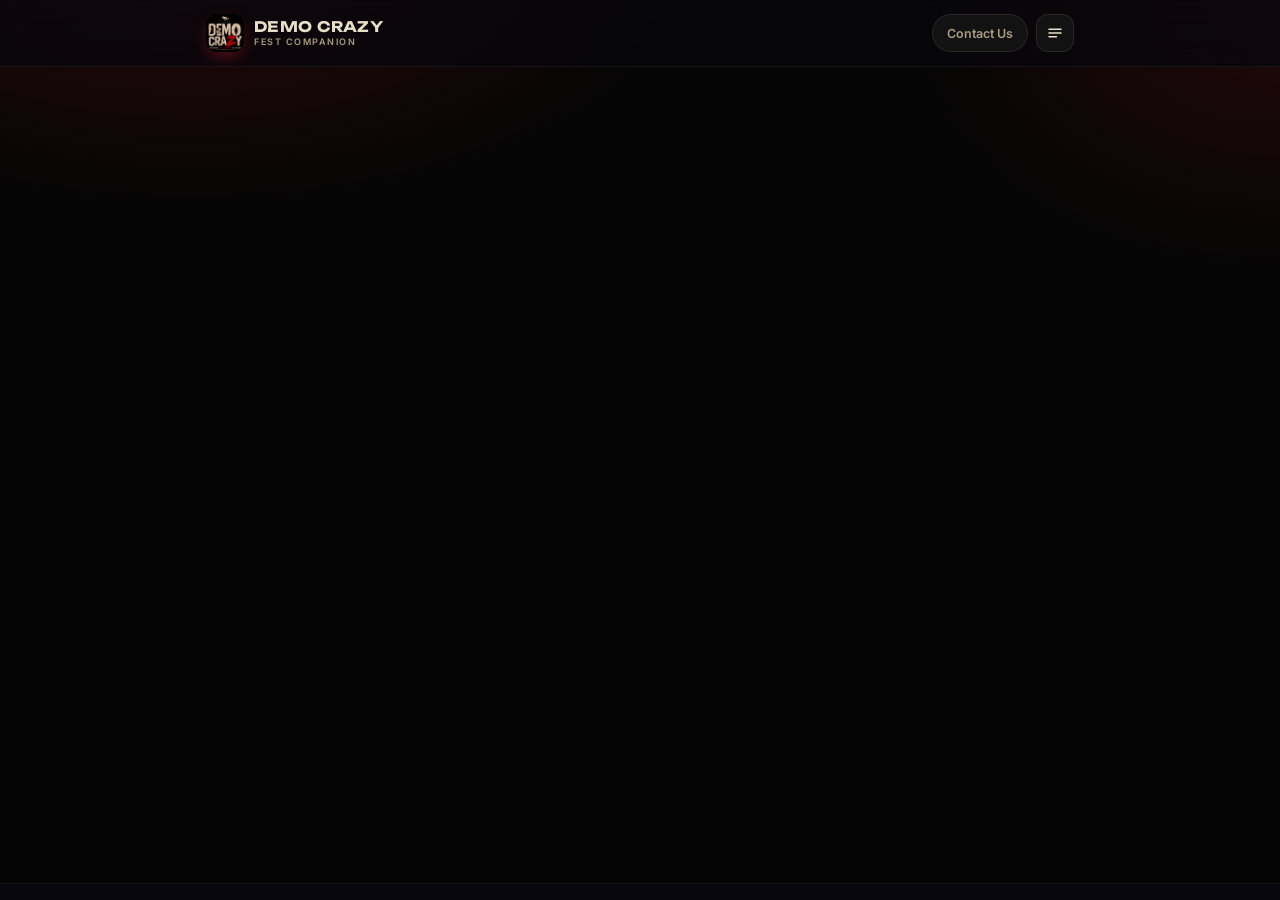
<file: DemoCrazy_SUPABASE_FINAL-3.html>
<!DOCTYPE html>
<html lang="en">
<head>
<meta charset="UTF-8">
<meta name="viewport" content="width=device-width, initial-scale=1.0, viewport-fit=cover">
<title>DEMO CRAZY — Fest App</title>
<link rel="preconnect" href="https://fonts.googleapis.com">
<link href="https://fonts.googleapis.com/css2?family=Unbounded:wght@400;600;700;800;900&family=Inter:wght@400;500;600;700;800&display=swap" rel="stylesheet">
<style>
:root{
  --bg:#050505;
  --logo-url:url([data-uri]);
  
  --bg-soft:#0a0a0a;
  --elev:#121212;
  --card:#161616;
  --card2:#1e1e1e;
  --border:rgba(232,223,201,.10);
  --border-soft:rgba(232,223,201,.06);
  --text:#e8dfc9;
  --text-dim:#a89c7f;
  --text-faint:#6b6355;
  --accent:#d91f26;
  --accent-2:#ef4a45;
  --pink:#d91f26;
  --live:#d91f26;
  --gold:#e8dfc9;
  --silver:#cfd4e3;
  --bronze:#e0975c;
  --green:#3ddc97;
  --radius:22px;
  --radius-sm:14px;
  --ff-display:'Unbounded',sans-serif;
  --ff-body:'Inter',sans-serif;
}
*{box-sizing:border-box;-webkit-tap-highlight-color:transparent;}
html,body{margin:0;padding:0;background:var(--bg);color:var(--text);font-family:var(--ff-body);}
body{
  min-height:100vh;
  background:
    radial-gradient(900px 500px at 15% -10%, rgba(217,31,38,.20), transparent 60%),
    radial-gradient(700px 500px at 100% 0%, rgba(217,31,38,.14), transparent 55%),
    var(--bg);
  padding-bottom:86px;
}
@media (prefers-reduced-motion: reduce){*{animation-duration:.01ms !important; transition-duration:.01ms !important;}}

::-webkit-scrollbar{width:6px;height:6px;}
::-webkit-scrollbar-thumb{background:var(--card2);border-radius:10px;}

a{color:inherit;text-decoration:none;}
button{font-family:inherit;cursor:pointer;}
input,select,textarea{font-family:inherit;}
:focus-visible{outline:2px solid var(--accent-2);outline-offset:2px;}

.wrap{max-width:520px;margin:0 auto;padding:0 16px;}
@media(min-width:860px){.wrap{max-width:900px;}}

/* ---------- HEADER ---------- */
header.topbar{
  position:sticky;top:0;z-index:40;
  backdrop-filter:blur(16px);
  background:rgba(8,7,13,.72);
  border-bottom:1px solid var(--border-soft);
}
.topbar-inner{max-width:520px;margin:0 auto;padding:14px 16px;display:flex;align-items:center;justify-content:space-between;}
@media(min-width:860px){.topbar-inner{max-width:900px;}}
.brand{display:flex;align-items:center;gap:10px;cursor:pointer;}
.brand-mark{
  width:38px;height:38px;border-radius:11px;
  background:#000 var(--logo-url) center/cover no-repeat;
  display:flex;align-items:center;justify-content:center;
  font-family:var(--ff-display);font-weight:800;font-size:15px;color:#050505;
  box-shadow:0 6px 18px -6px rgba(217,31,38,.65);
  overflow:hidden;
}
.brand-name{font-family:var(--ff-display);font-weight:700;font-size:14.5px;letter-spacing:.3px;line-height:1;}
.brand-name span{display:block;font-family:var(--ff-body);font-weight:600;font-size:9px;color:var(--text-dim);letter-spacing:1.5px;margin-top:3px;text-transform:uppercase;}
.top-actions{display:flex;align-items:center;gap:8px;}
.icon-btn{
  width:38px;height:38px;border-radius:12px;border:1px solid var(--border);
  background:var(--elev);display:flex;align-items:center;justify-content:center;color:var(--text);
  transition:transform .15s ease, background .15s ease;
}
.icon-btn:active{transform:scale(.92);}
.pill-btn{
  display:flex;align-items:center;gap:6px;padding:0 14px;height:38px;border-radius:20px;
  border:1px solid var(--border);background:var(--elev);color:var(--text-dim);font-size:12.5px;font-weight:600;
}
.pill-btn:active{transform:scale(.96);}

/* side menu */
.overlay{position:fixed;inset:0;background:rgba(5,4,9,.65);backdrop-filter:blur(2px);z-index:60;opacity:0;pointer-events:none;transition:opacity .25s ease;}
.overlay.show{opacity:1;pointer-events:auto;}
.sidemenu{
  position:fixed;top:0;right:-320px;width:280px;height:100%;z-index:61;
  background:var(--elev);border-left:1px solid var(--border);
  padding:20px;transition:right .28s cubic-bezier(.2,.8,.2,1);
  overflow-y:auto;
}
.sidemenu.show{right:0;}
.sidemenu h3{font-family:var(--ff-display);font-size:13px;margin:4px 0 14px;color:var(--text-dim);letter-spacing:.5px;text-transform:uppercase;}
.sidemenu .menu-item{display:flex;align-items:center;gap:12px;padding:12px 10px;border-radius:12px;font-weight:600;font-size:14.5px;color:var(--text);}
.sidemenu .menu-item:active{background:var(--card);}
.sidemenu .close-x{float:right;}

/* ---------- BOTTOM NAV ---------- */
nav.bottomnav{
  position:fixed;bottom:0;left:0;right:0;z-index:50;
  background:rgba(10,9,16,.85);backdrop-filter:blur(18px);
  border-top:1px solid var(--border-soft);
  padding:8px 6px calc(8px + env(safe-area-inset-bottom));
}
.bottomnav-inner{max-width:520px;margin:0 auto;display:flex;justify-content:space-around;}
@media(min-width:860px){.bottomnav-inner{max-width:900px;}}
.nav-item{display:flex;flex-direction:column;align-items:center;gap:4px;padding:6px 10px;border-radius:14px;color:var(--text-faint);flex:1;transition:color .15s ease;}
.nav-item svg{width:21px;height:21px;}
.nav-item span{font-size:10.5px;font-weight:600;}
.nav-item.active{color:var(--accent-2);}
.nav-item.active svg{filter:drop-shadow(0 0 8px rgba(239,74,69,.6));}
.nav-item:active{transform:scale(.92);}

/* ---------- GENERIC ---------- */
.page{padding:18px 0 30px;animation:fadeUp .35s ease both;}
@keyframes fadeUp{from{opacity:0;transform:translateY(10px);}to{opacity:1;transform:translateY(0);}}
.page-title{font-family:var(--ff-display);font-weight:700;font-size:22px;margin:2px 0 4px;}
.page-sub{color:var(--text-dim);font-size:13px;margin:0 0 18px;}
.section-head{display:flex;align-items:center;justify-content:space-between;margin:26px 0 12px;}
.section-head h2{font-family:var(--ff-display);font-size:15px;font-weight:600;margin:0;letter-spacing:.2px;}
.section-head .eyebrow{font-size:10.5px;color:var(--text-faint);letter-spacing:1.5px;text-transform:uppercase;font-weight:700;margin-bottom:3px;}
.link-more{font-size:12px;font-weight:700;color:var(--accent-2);display:flex;align-items:center;gap:4px;}

.card{background:linear-gradient(160deg,var(--card),var(--card2));border:1px solid var(--border);border-radius:var(--radius);}
.chip{display:inline-flex;align-items:center;gap:5px;font-size:10.5px;font-weight:800;letter-spacing:.6px;padding:4px 9px 4px 7px;border-radius:20px;text-transform:uppercase;}
.chip-live{background:rgba(217,31,38,.14);color:var(--live);border:1px solid rgba(217,31,38,.35);}
.chip-live .dot{width:6px;height:6px;border-radius:50%;background:var(--live);animation:pulse 1.4s infinite;}
.chip-upcoming{background:rgba(217,31,38,.14);color:var(--accent-2);border:1px solid rgba(217,31,38,.3);}
.chip-completed{background:rgba(61,220,151,.12);color:var(--green);border:1px solid rgba(61,220,151,.28);}
@keyframes pulse{0%{box-shadow:0 0 0 0 rgba(217,31,38,.55);}70%{box-shadow:0 0 0 7px rgba(217,31,38,0);}100%{box-shadow:0 0 0 0 rgba(217,31,38,0);}}

.empty{text-align:center;padding:40px 20px;color:var(--text-dim);}
.empty svg{width:40px;height:40px;margin-bottom:10px;color:var(--text-faint);}
.empty b{display:block;color:var(--text);font-family:var(--ff-display);font-size:14px;margin-bottom:4px;}

/* ---------- LIVE HERO ---------- */
.hero-live{
  position:relative;overflow:hidden;border-radius:26px;padding:22px 20px 24px;
  background:radial-gradient(140% 140% at 15% 0%, rgba(217,31,38,.28), transparent 55%), linear-gradient(160deg,#181818,#0a0a0a);
  border:1px solid rgba(217,31,38,.25);
}
.hero-live::after{
  content:'';position:absolute;top:-60px;right:-60px;width:180px;height:180px;border-radius:50%;
  background:radial-gradient(circle,rgba(217,31,38,.35),transparent 70%);filter:blur(10px);
}
.hero-live .eyebrow-row{display:flex;align-items:center;justify-content:space-between;margin-bottom:14px;}
.hero-live h3{font-family:var(--ff-display);font-size:19px;margin:0 0 6px;line-height:1.25;position:relative;z-index:1;}
.hero-live p{margin:0;color:var(--text-dim);font-size:12.5px;position:relative;z-index:1;}
.hero-none{padding:26px 20px;border-radius:26px;text-align:center;border:1px dashed var(--border);color:var(--text-dim);font-size:13px;}

/* ---------- HOME LIVE + NEXT ---------- */
.home-live-next-grid{display:grid;grid-template-columns:1fr 1fr;gap:14px;align-items:start;}
.home-card-head{margin:4px 0 12px;}
.home-card-head .link-more{font-size:12px;}
.home-live-next-grid > div{min-width:0;}
.home-live-next-grid .hero-live{height:150px;min-height:0;box-sizing:border-box;}
.next-as-live{display:flex;flex-direction:column;justify-content:flex-start;}
.latest-announcement-highlight{position:relative;overflow:hidden;margin-top:14px;border-radius:26px;padding:18px 20px;background:radial-gradient(140% 140% at 15% 0%,rgba(217,31,38,.28),transparent 55%),linear-gradient(160deg,#181818,#0a0a0a);border:1px solid rgba(217,31,38,.25);}
.latest-announcement-highlight::after{content:'';position:absolute;top:-60px;right:-60px;width:180px;height:180px;border-radius:50%;background:radial-gradient(circle,rgba(217,31,38,.35),transparent 70%);filter:blur(10px);}
.latest-announcement-highlight .lah-top{display:flex;align-items:center;justify-content:space-between;margin-bottom:9px;position:relative;z-index:1;}
.latest-announcement-highlight .eyebrow{font-size:10.5px;color:var(--accent-2);letter-spacing:1.5px;text-transform:uppercase;font-weight:800;}
.latest-announcement-highlight h3{font-family:var(--ff-display);font-size:16px;margin:0 0 6px;line-height:1.3;position:relative;z-index:1;}
.latest-announcement-highlight p{margin:0;color:var(--text-dim);font-size:12.5px;line-height:1.5;position:relative;z-index:1;}

@media(max-width:390px){.home-live-next-grid{gap:10px;}.home-live-next-grid .hero-live{padding:18px 14px 18px;height:150px;min-height:0;box-sizing:border-box;}.hero-live h3{font-size:16px;}.hero-live p{font-size:11.5px;}.cd-box{padding:8px 2px;}.cd-box b{font-size:14px;}.cd-box small{font-size:8px;}}

.next-card{
  position:relative;overflow:hidden;border-radius:26px;padding:22px 20px 24px;
  background:radial-gradient(140% 140% at 15% 0%, rgba(217,31,38,.28), transparent 55%), linear-gradient(160deg,#181818,#0a0a0a);
  border:1px solid rgba(217,31,38,.25);
}
.next-card::after{
  content:'';position:absolute;top:-60px;right:-60px;width:180px;height:180px;border-radius:50%;
  background:radial-gradient(circle,rgba(217,31,38,.35),transparent 70%);filter:blur(10px);
}
.next-card .eyebrow{font-size:10.5px;color:var(--accent-2);letter-spacing:1.5px;text-transform:uppercase;font-weight:800;margin-bottom:14px;position:relative;z-index:1;}
.next-card h3{font-family:var(--ff-display);font-size:19px;margin:0 0 12px;line-height:1.25;position:relative;z-index:1;}
.next-meta{display:flex;gap:16px;color:var(--text-dim);font-size:12.5px;margin-bottom:16px;flex-wrap:wrap;position:relative;z-index:1;}
.next-meta span{display:flex;align-items:center;gap:5px;}

.btn{display:inline-flex;align-items:center;justify-content:center;gap:6px;font-weight:700;font-size:13px;border-radius:14px;padding:11px 18px;border:none;transition:transform .15s ease,filter .15s ease;}
.btn:active{transform:scale(.96);}
.btn-primary{background:linear-gradient(135deg,var(--accent),var(--pink));color:#fff;box-shadow:0 8px 20px -8px rgba(217,31,38,.55);}
.btn-ghost{background:var(--elev);color:var(--text);border:1px solid var(--border);}
.btn-block{width:100%;}
.btn-sm{padding:8px 14px;font-size:12px;border-radius:11px;}
.btn-danger{background:rgba(217,31,38,.14);color:var(--live);border:1px solid rgba(217,31,38,.3);}

/* ---------- RANK ROWS ---------- */
.rank-row{display:flex;align-items:center;gap:12px;padding:12px 14px;border-radius:16px;background:var(--card);border:1px solid var(--border-soft);margin-bottom:9px;}
.rank-row:active{transform:scale(.99);}
.rank-num{
  width:38px;height:38px;flex:none;border-radius:12px;
  display:flex;align-items:center;justify-content:center;
  position:relative;overflow:hidden;
  font-family:var(--ff-display);font-size:15px;font-weight:900;
  border:1px solid rgba(255,255,255,.24);
  box-shadow:
    inset 0 1px 0 rgba(255,255,255,.55),
    inset 0 -5px 10px rgba(0,0,0,.18),
    0 5px 14px rgba(0,0,0,.28);
  text-shadow:0 1px 1px rgba(255,255,255,.35);
}
.rank-num::before{
  content:"";position:absolute;inset:3px;border-radius:9px;
  border:1px solid rgba(255,255,255,.28);pointer-events:none;
}
.rank-num::after{
  content:"";position:absolute;width:22px;height:7px;
  top:3px;left:-8px;transform:rotate(-28deg);
  background:rgba(255,255,255,.28);filter:blur(2px);pointer-events:none;
}
.rank-num.r1{
  background:linear-gradient(145deg,#fff0a6 0%,#f5c64b 38%,#c98a20 72%,#8e5a12 100%);
  color:#3a2605;border-color:rgba(255,224,120,.7);
  box-shadow:inset 0 1px 0 rgba(255,255,255,.8),inset 0 -6px 12px rgba(91,53,0,.25),0 0 0 2px rgba(245,198,75,.10),0 6px 18px rgba(245,198,75,.22);
}
.rank-num.r2{
  background:linear-gradient(145deg,#fff 0%,#dfe4ef 38%,#aeb8ce 70%,#717c98 100%);
  color:#202636;border-color:rgba(255,255,255,.65);
  box-shadow:inset 0 1px 0 rgba(255,255,255,.9),inset 0 -6px 12px rgba(54,63,85,.18),0 0 0 2px rgba(210,218,235,.08),0 6px 18px rgba(190,200,220,.15);
}
.rank-num.r3{
  background:linear-gradient(145deg,#ffd09a 0%,#d98b48 38%,#a95f2c 70%,#70401f 100%);
  color:#301a0b;border-color:rgba(255,192,120,.55);
  box-shadow:inset 0 1px 0 rgba(255,255,255,.65),inset 0 -6px 12px rgba(72,32,8,.22),0 0 0 2px rgba(217,139,72,.08),0 6px 18px rgba(190,105,45,.16);
}
.rank-info{flex:1;min-width:0;}
.rank-info .name{font-weight:700;font-size:13.5px;white-space:nowrap;overflow:hidden;text-overflow:ellipsis;}
.rank-info .sub{font-size:11px;color:var(--text-dim);margin-top:2px;white-space:nowrap;overflow:hidden;text-overflow:ellipsis;}
.rank-pts{flex:none;text-align:right;}
.rank-pts b{font-family:var(--ff-display);font-size:14.5px;color:var(--accent-2);}
.rank-pts small{display:block;font-size:9px;color:var(--text-faint);letter-spacing:.5px;text-transform:uppercase;}
.avatar{width:36px;height:36px;border-radius:11px;flex:none;background:linear-gradient(145deg,var(--card2),var(--elev));border:1px solid var(--border);display:flex;align-items:center;justify-content:center;font-family:var(--ff-display);font-size:12px;font-weight:700;color:var(--text-dim);}

/* ---------- TICKET CARD (signature element) ---------- */
.ticket{
  display:flex;border-radius:18px;overflow:hidden;background:var(--card);border:1px solid var(--border-soft);margin-bottom:12px;position:relative;
}
.ticket:active{transform:scale(.99);}
.ticket-stub{
  width:78px;flex:none;display:flex;flex-direction:column;align-items:center;justify-content:center;
  background:linear-gradient(165deg,rgba(217,31,38,.16),rgba(217,31,38,.10));
  padding:10px 4px;position:relative;
}
.ticket-stub .mon{font-size:10px;letter-spacing:1.5px;text-transform:uppercase;color:var(--accent-2);font-weight:800;}
.ticket-stub .day{font-family:var(--ff-display);font-size:22px;font-weight:800;line-height:1.1;margin:2px 0;}
.ticket-stub .time{font-size:10px;color:var(--text-dim);font-weight:600;}
.ticket-perf{
  width:0;border-left:2px dashed rgba(255,255,255,.14);position:relative;
}
.ticket-perf::before,.ticket-perf::after{
  content:'';position:absolute;left:-7px;width:14px;height:14px;border-radius:50%;background:var(--bg-soft);
}
.ticket-perf::before{top:-7px;}
.ticket-perf::after{bottom:-7px;}
.ticket-body{flex:1;padding:12px 14px;min-width:0;display:flex;flex-direction:column;justify-content:center;gap:6px;}
.ticket-body .tname{font-weight:700;font-size:14px;white-space:nowrap;overflow:hidden;text-overflow:ellipsis;}
.ticket-body .trow{display:flex;align-items:center;justify-content:space-between;gap:8px;}

/* Results podium block */
.result-block{margin-bottom:16px;}
.result-block .ev-head{display:flex;align-items:center;justify-content:space-between;margin-bottom:10px;}
.result-block .ev-head h3{font-family:var(--ff-display);font-size:14.5px;margin:0;}
.podium-row{display:flex;align-items:center;gap:10px;padding:11px 12px;border-radius:14px;margin-bottom:7px;border:1px solid var(--border-soft);}
.podium-row.p1{background:linear-gradient(90deg,rgba(255,200,87,.13),transparent);}
.podium-row.p2{background:linear-gradient(90deg,rgba(207,212,227,.10),transparent);}
.podium-row.p3{background:linear-gradient(90deg,rgba(224,151,92,.11),transparent);}
.medal{
  width:38px;height:38px;border-radius:12px;flex:none;
  display:flex;align-items:center;justify-content:center;
  position:relative;overflow:hidden;
  font-size:15px;font-weight:900;font-family:var(--ff-display);
  border:1px solid rgba(255,255,255,.24);
  box-shadow:
    inset 0 1px 0 rgba(255,255,255,.55),
    inset 0 -5px 10px rgba(0,0,0,.18),
    0 5px 14px rgba(0,0,0,.28);
  text-shadow:0 1px 1px rgba(255,255,255,.35);
}
.medal::before{
  content:"";position:absolute;inset:3px;border-radius:9px;
  border:1px solid rgba(255,255,255,.28);
  pointer-events:none;
}
.medal::after{
  content:"";position:absolute;width:22px;height:7px;
  top:3px;left:-8px;transform:rotate(-28deg);
  background:rgba(255,255,255,.28);filter:blur(2px);
  pointer-events:none;
}
.medal.g{
  background:linear-gradient(145deg,#fff0a6 0%,#f5c64b 38%,#c98a20 72%,#8e5a12 100%);
  color:#3a2605;
  border-color:rgba(255,224,120,.7);
  box-shadow:
    inset 0 1px 0 rgba(255,255,255,.8),
    inset 0 -6px 12px rgba(91,53,0,.25),
    0 0 0 2px rgba(245,198,75,.10),
    0 6px 18px rgba(245,198,75,.22);
}
.medal.s{
  background:linear-gradient(145deg,#ffffff 0%,#dfe4ef 38%,#aeb8ce 70%,#717c98 100%);
  color:#202636;
  border-color:rgba(255,255,255,.65);
  box-shadow:
    inset 0 1px 0 rgba(255,255,255,.9),
    inset 0 -6px 12px rgba(54,63,85,.18),
    0 0 0 2px rgba(210,218,235,.08),
    0 6px 18px rgba(190,200,220,.15);
}
.medal.b{
  background:linear-gradient(145deg,#ffd09a 0%,#d98b48 38%,#a95f2c 70%,#70401f 100%);
  color:#301a0b;
  border-color:rgba(255,192,120,.55);
  box-shadow:
    inset 0 1px 0 rgba(255,255,255,.65),
    inset 0 -6px 12px rgba(72,32,8,.22),
    0 0 0 2px rgba(217,139,72,.08),
    0 6px 18px rgba(190,105,45,.16);
}

/* grid stats */
.stat-grid{display:grid;grid-template-columns:repeat(2,1fr);gap:10px;}
.stat-card{padding:16px;text-align:left;}
.stat-card .n{font-family:var(--ff-display);font-size:24px;font-weight:800;background:linear-gradient(135deg,var(--accent-2),var(--pink));-webkit-background-clip:text;background-clip:text;color:transparent;}
.stat-card .l{font-size:11px;color:var(--text-dim);margin-top:4px;font-weight:600;}

/* teams grid */
.team-grid{display:grid;grid-template-columns:1fr 1fr;gap:10px;}
.team-card{padding:16px 14px;text-align:left;position:relative;overflow:hidden;}
.team-card .tc-badge{width:42px;height:42px;border-radius:13px;display:flex;align-items:center;justify-content:center;font-family:var(--ff-display);font-weight:800;font-size:15px;margin-bottom:10px;color:#050505;}
.team-card .tc-name{font-weight:700;font-size:13.5px;margin-bottom:3px;}
.team-card .tc-pts{font-size:11px;color:var(--text-dim);}
.team-card .tc-rank{position:absolute;top:12px;right:12px;font-family:var(--ff-display);font-size:11px;color:var(--text-faint);}

/* search bar */
.searchbar{display:flex;align-items:center;gap:10px;background:var(--elev);border:1px solid var(--border);border-radius:16px;padding:12px 14px;margin-bottom:16px;}
.searchbar input{flex:1;background:transparent;border:none;color:var(--text);font-size:14px;outline:none;}
.searchbar input::placeholder{color:var(--text-faint);}

/* form */
.field{margin-bottom:14px;}
.field label{display:block;font-size:11.5px;font-weight:700;color:var(--text-dim);margin-bottom:6px;text-transform:uppercase;letter-spacing:.5px;}
.field input,.field select,.field textarea{
  width:100%;background:var(--elev);border:1px solid var(--border);border-radius:12px;padding:11px 13px;color:var(--text);font-size:14px;outline:none;
}
.field input:focus,.field select:focus,.field textarea:focus{border-color:var(--accent);}
.field textarea{resize:vertical;min-height:80px;}
.hint-box{background:var(--elev);border:1px solid var(--border);border-radius:12px;padding:12px 14px;margin-bottom:14px;font-size:12.5px;color:var(--text-dim);}
.hint-box b{color:var(--text);}
.form-row2{display:grid;grid-template-columns:1fr 1fr;gap:10px;}
.leader-tags{display:flex;flex-wrap:wrap;gap:7px;margin-top:8px;}
.tag-check{display:flex;align-items:center;gap:6px;padding:7px 11px;border-radius:20px;border:1px solid var(--border);background:var(--elev);font-size:12px;font-weight:600;color:var(--text-dim);}
.tag-check.on{background:rgba(217,31,38,.18);border-color:var(--accent);color:var(--text);}

/* modal */
.modal-wrap{position:fixed;inset:0;z-index:70;display:flex;align-items:flex-end;justify-content:center;background:rgba(5,4,9,.7);backdrop-filter:blur(3px);opacity:0;pointer-events:none;transition:opacity .2s ease;}
.modal-wrap.show{opacity:1;pointer-events:auto;}
@media(min-width:640px){.modal-wrap{align-items:center;}}
.modal{width:100%;max-width:480px;max-height:88vh;overflow-y:auto;background:var(--elev);border:1px solid var(--border);border-radius:26px 26px 0 0;padding:22px 20px 26px;transform:translateY(30px);transition:transform .25s cubic-bezier(.2,.8,.2,1);}
.modal-wrap.show .modal{transform:translateY(0);}
@media(min-width:640px){.modal{border-radius:24px;}}
.modal-head{display:flex;align-items:center;justify-content:space-between;margin-bottom:16px;}
.modal-head h3{font-family:var(--ff-display);font-size:16px;margin:0;}

/* committee card */
.committee-card{padding:14px;display:flex;flex-direction:column;gap:10px;margin-bottom:12px;}
.committee-card .role{font-size:10px;letter-spacing:1.5px;text-transform:uppercase;font-weight:800;color:var(--accent-2);}
.committee-card .cc-row{display:flex;align-items:center;gap:12px;}
.committee-card .cc-avatar{width:52px;height:52px;border-radius:15px;background:linear-gradient(145deg,var(--accent),var(--pink));display:flex;align-items:center;justify-content:center;font-family:var(--ff-display);font-weight:800;font-size:17px;color:#050505;flex:none;}
.committee-card .cc-name{font-weight:700;font-size:14.5px;}
.committee-card .cc-phone{font-size:12.5px;color:var(--text-dim);margin-top:2px;display:flex;align-items:center;gap:5px;}


.latest-announcement-highlight{
  position:relative;overflow:hidden;width:100%;box-sizing:border-box;margin:16px 0 22px;
  border-radius:22px;padding:16px 18px;
  background:radial-gradient(120% 160% at 10% 0%, rgba(217,31,38,.25), transparent 58%),linear-gradient(160deg,#181818,#0a0a0a);
  border:1px solid rgba(217,31,38,.28);
  box-shadow:inset 0 1px 0 rgba(255,255,255,.04),0 8px 24px rgba(0,0,0,.18);
}
.latest-announcement-highlight::after{
  content:'';position:absolute;top:-55px;right:-45px;width:150px;height:150px;border-radius:50%;
  background:radial-gradient(circle,rgba(217,31,38,.28),transparent 70%);filter:blur(8px);pointer-events:none;
}
.latest-announcement-highlight .lah-top{display:flex;align-items:center;justify-content:space-between;gap:10px;margin-bottom:8px;position:relative;z-index:1;}
.latest-announcement-highlight .eyebrow{color:var(--accent-2);}
.latest-announcement-highlight h3{font-family:var(--ff-display);font-size:15px;line-height:1.35;margin:0 0 6px;position:relative;z-index:1;}
.latest-announcement-highlight p{font-size:12px;line-height:1.5;color:var(--text-dim);margin:0;position:relative;z-index:1;}

/* announcements */
.announce-card{padding:15px 16px;margin-bottom:12px;}
.announce-card .a-top{display:flex;align-items:center;justify-content:space-between;margin-bottom:6px;}
.announce-card h4{font-family:var(--ff-display);font-size:13.5px;margin:0;}
.announce-card .a-date{font-size:10.5px;color:var(--text-faint);font-weight:600;}
.announce-card p{margin:0;font-size:12.5px;color:var(--text-dim);line-height:1.5;}
.badge-new{background:rgba(217,31,38,.15);color:var(--pink);font-size:9px;font-weight:800;padding:3px 8px;border-radius:10px;letter-spacing:.5px;text-transform:uppercase;}

/* more menu list */
.more-list{display:flex;flex-direction:column;gap:9px;}
.more-item{display:flex;align-items:center;gap:14px;padding:15px 16px;}
.more-item .mi-icon{width:42px;height:42px;border-radius:13px;background:var(--elev);border:1px solid var(--border);display:flex;align-items:center;justify-content:center;color:var(--accent-2);flex:none;}
.more-item .mi-text b{display:block;font-size:14px;}
.more-item .mi-text span{font-size:11.5px;color:var(--text-dim);}
.more-item .mi-arrow{margin-left:auto;color:var(--text-faint);}

/* back header */
.subpage-head{display:flex;align-items:center;gap:12px;margin-bottom:18px;}
.subpage-head h1{font-family:var(--ff-display);font-size:19px;margin:0;}

/* tabs */
.tabs{display:flex;gap:8px;margin-bottom:18px;overflow-x:auto;padding-bottom:2px;}
.tab-btn{flex:none;padding:9px 16px;border-radius:20px;border:1px solid var(--border);background:var(--elev);color:var(--text-dim);font-size:12.5px;font-weight:700;}
.tab-btn.active{background:linear-gradient(135deg,var(--accent),var(--pink));color:#fff;border-color:transparent;}

/* admin login */
.login-wrap{min-height:70vh;display:flex;flex-direction:column;justify-content:center;padding:20px 0;}
.login-logo{width:64px;height:64px;border-radius:18px;background:#000 var(--logo-url) center/cover no-repeat;display:flex;align-items:center;justify-content:center;font-family:var(--ff-display);font-weight:800;font-size:24px;color:#050505;margin:0 auto 18px;box-shadow:0 10px 30px -8px rgba(217,31,38,.6);overflow:hidden;}
.login-card{padding:24px 22px;}

/* admin dashboard grid buttons */
.admin-grid{display:grid;grid-template-columns:1fr 1fr;gap:10px;margin-top:18px;}
.admin-tile{padding:16px 14px;text-align:left;}
.admin-tile .ai{width:38px;height:38px;border-radius:12px;background:var(--elev);border:1px solid var(--border);display:flex;align-items:center;justify-content:center;color:var(--accent-2);margin-bottom:10px;}
.admin-tile b{display:block;font-size:13px;}
.admin-tile span{font-size:10.5px;color:var(--text-dim);}

table.admin-table{width:100%;border-collapse:collapse;font-size:12.5px;}
table.admin-table th{text-align:left;color:var(--text-faint);font-size:10px;text-transform:uppercase;letter-spacing:.5px;padding:8px 8px;border-bottom:1px solid var(--border);}
table.admin-table td{padding:10px 8px;border-bottom:1px solid var(--border-soft);}
.row-actions{display:flex;gap:6px;}
.mini-btn{padding:5px 9px;font-size:10.5px;border-radius:8px;background:var(--elev);border:1px solid var(--border);color:var(--text-dim);font-weight:700;}

.toast{position:fixed;bottom:96px;left:50%;transform:translateX(-50%) translateY(20px);background:var(--elev);border:1px solid var(--accent);color:var(--text);padding:11px 20px;border-radius:14px;font-size:12.5px;font-weight:600;z-index:90;opacity:0;transition:all .25s ease;box-shadow:0 10px 30px -10px rgba(0,0,0,.6);display:flex;align-items:center;gap:8px;}
.toast.show{opacity:1;transform:translateX(-50%) translateY(0);}

.report-doc{background:#fff;color:#111;border-radius:18px;padding:24px 20px;font-family:var(--ff-body);}
.report-doc h1{font-family:var(--ff-display);font-size:19px;margin:0 0 2px;}
.report-doc .rd-sub{font-size:11px;color:#777;margin-bottom:18px;}
.report-doc h2{font-family:var(--ff-display);font-size:13px;margin:20px 0 8px;padding-bottom:6px;border-bottom:2px solid #111;}
.report-doc .prize-line{font-size:12.5px;margin:4px 0;padding-left:8px;}
.report-doc table{width:100%;border-collapse:collapse;font-size:12px;margin-top:6px;}
.report-doc td,.report-doc th{padding:6px 4px;border-bottom:1px solid #ddd;text-align:left;}
.champion-box{margin-top:18px;padding:16px;border-radius:14px;background:linear-gradient(135deg,#fff7e0,#ffeacb);border:1px solid #f0d38a;text-align:center;}
.champion-box .cb-label{font-size:10px;letter-spacing:2px;text-transform:uppercase;color:#a97a12;font-weight:800;}
.champion-box .cb-name{font-family:var(--ff-display);font-size:20px;margin-top:4px;}

/* Same premium gradient award box for Top-3 Teams + Top-3 Participants */
.rank-num.r1, .medal.g{
  background:linear-gradient(145deg,#fff3b0 0%,#ffd45a 28%,#e4a52f 58%,#9a6217 100%) !important;
  border:1px solid rgba(255,226,120,.78) !important;
  color:#342204 !important;
  box-shadow:
    inset 0 1px 0 rgba(255,255,255,.9),
    inset 0 -7px 13px rgba(83,47,0,.24),
    0 0 0 2px rgba(255,210,75,.12),
    0 6px 20px rgba(255,193,52,.28) !important;
}
.rank-num.r2, .medal.s{
  background:linear-gradient(145deg,#ffffff 0%,#e9edf5 28%,#bdc6d8 58%,#77839d 100%) !important;
  border:1px solid rgba(255,255,255,.78) !important;
  color:#202636 !important;
  box-shadow:
    inset 0 1px 0 rgba(255,255,255,.95),
    inset 0 -7px 13px rgba(54,63,85,.18),
    0 0 0 2px rgba(220,228,245,.12),
    0 6px 20px rgba(190,202,225,.20) !important;
}
.rank-num.r3, .medal.b{
  background:linear-gradient(145deg,#ffd9a6 0%,#edaa62 28%,#c97836 58%,#77431f 100%) !important;
  border:1px solid rgba(255,199,137,.68) !important;
  color:#321a0a !important;
  box-shadow:
    inset 0 1px 0 rgba(255,255,255,.75),
    inset 0 -7px 13px rgba(72,32,8,.22),
    0 0 0 2px rgba(230,139,70,.10),
    0 6px 20px rgba(208,116,49,.22) !important;
}

</style>
<style id="contact-photo-style">
.cc-avatar.has-photo{
  background-size:cover;
  background-position:center;
  background-repeat:no-repeat;
  color:transparent;
  font-size:0;
}
.cc-avatar.has-photo::before{display:none}
.contact-photo-input{
  width:100%;
  padding:10px;
  border:1px dashed rgba(255,255,255,.16);
  border-radius:12px;
  background:rgba(255,255,255,.03);
  color:var(--muted);
}
.contact-photo-preview{
  width:64px;height:64px;border-radius:18px;object-fit:cover;
  border:1px solid rgba(255,255,255,.14);
  display:block;margin-bottom:8px;
}
</style>

</head>
<body>

<header class="topbar">
  <div class="topbar-inner">
    <div class="brand" onclick="nav('home')">
      <div class="brand-mark"></div>
      <div class="brand-name">DEMO CRAZY<span>Fest Companion</span></div>
    </div>
    <div class="top-actions">
      <button class="pill-btn" onclick="nav('committee')">Contact Us</button>
      <button class="icon-btn" onclick="toggleMenu(true)" aria-label="Menu">
        <svg width="18" height="18" viewBox="0 0 24 24" fill="none"><path d="M4 7H20M4 12H20M4 17H14" stroke="currentColor" stroke-width="2" stroke-linecap="round"/></svg>
      </button>
    </div>
  </div>
</header>

<div id="app" class="wrap"></div>

<div class="overlay" id="overlay" onclick="toggleMenu(false)"></div>
<div class="sidemenu" id="sidemenu">
  <button class="icon-btn close-x" onclick="toggleMenu(false)" aria-label="Close">
    <svg width="16" height="16" viewBox="0 0 24 24" fill="none"><path d="M6 6L18 18M18 6L6 18" stroke="currentColor" stroke-width="2" stroke-linecap="round"/></svg>
  </button>
  <div style="clear:both;height:10px"></div>
  <h3>Menu</h3>
  <div id="sidemenu-items"></div>
</div>

<div class="modal-wrap" id="modalWrap">
  <div class="modal" id="modalBody"></div>
</div>

<div class="toast" id="toast"></div>

<nav class="bottomnav">
  <div class="bottomnav-inner" id="bottomnav-inner"></div>
</nav>


<script id="contact-photo-helper">
function contactPhoto(c){
  return c && c.photo
    ? `<div class="cc-avatar has-photo" style="background-image:url('${String(c.photo).replace(/'/g,"&#39;")}')"></div>`
    : `<div class="cc-avatar">${initials(c.name)}</div>`;
}
</script>

<script>
/* ============================= ICONS ============================= */
const ICONS = {
  home:'<path d="M4 11L12 4L20 11V19A1 1 0 0 1 19 20H15V14H9V20H5A1 1 0 0 1 4 19V11Z" stroke="currentColor" stroke-width="1.8" stroke-linejoin="round"/>',
  events:'<rect x="4" y="5.5" width="16" height="15" rx="2.5" stroke="currentColor" stroke-width="1.8"/><path d="M8 3.5V7M16 3.5V7M4 10H20" stroke="currentColor" stroke-width="1.8" stroke-linecap="round"/>',
  results:'<path d="M8 21H16M12 17V21M6 4H18V9A6 6 0 0 1 6 9V4Z" stroke="currentColor" stroke-width="1.8" stroke-linejoin="round"/><path d="M6 6H3V8A3 3 0 0 0 6 11M18 6H21V8A3 3 0 0 1 18 11" stroke="currentColor" stroke-width="1.8" stroke-linecap="round"/>',
  leaderboard:'<path d="M5 21V11M12 21V4M19 21V14" stroke="currentColor" stroke-width="2.2" stroke-linecap="round"/>',
  more:'<circle cx="5" cy="12" r="1.6" fill="currentColor"/><circle cx="12" cy="12" r="1.6" fill="currentColor"/><circle cx="19" cy="12" r="1.6" fill="currentColor"/>',
  chevronR:'<path d="M9 6L15 12L9 18" stroke="currentColor" stroke-width="2" stroke-linecap="round" stroke-linejoin="round"/>',
  back:'<path d="M15 6L9 12L15 18" stroke="currentColor" stroke-width="2.2" stroke-linecap="round" stroke-linejoin="round"/>',
  clock:'<circle cx="12" cy="12" r="8.5" stroke="currentColor" stroke-width="1.8"/><path d="M12 8V12L15 14" stroke="currentColor" stroke-width="1.8" stroke-linecap="round"/>',
  calendar:'<rect x="4" y="5.5" width="16" height="15" rx="2.5" stroke="currentColor" stroke-width="1.8"/><path d="M4 10H20M8 3.5V7M16 3.5V7" stroke="currentColor" stroke-width="1.8" stroke-linecap="round"/>',
  search:'<circle cx="11" cy="11" r="7" stroke="currentColor" stroke-width="1.8"/><path d="M21 21L16.5 16.5" stroke="currentColor" stroke-width="1.8" stroke-linecap="round"/>',
  team:'<circle cx="9" cy="8" r="3.2" stroke="currentColor" stroke-width="1.8"/><path d="M3.5 20A5.5 5.5 0 0 1 14.5 20" stroke="currentColor" stroke-width="1.8" stroke-linecap="round"/><circle cx="17" cy="9" r="2.5" stroke="currentColor" stroke-width="1.8"/><path d="M15 20A5 5 0 0 1 21.2 16.2" stroke="currentColor" stroke-width="1.8" stroke-linecap="round"/>',
  megaphone:'<path d="M3 10V14A1 1 0 0 0 4 15H6L13 20V4L6 9H4A1 1 0 0 0 3 10Z" stroke="currentColor" stroke-width="1.8" stroke-linejoin="round"/><path d="M17 9A4 4 0 0 1 17 15" stroke="currentColor" stroke-width="1.8" stroke-linecap="round"/>',
  info:'<circle cx="12" cy="12" r="8.5" stroke="currentColor" stroke-width="1.8"/><path d="M12 11V16.5M12 8V8.05" stroke="currentColor" stroke-width="1.9" stroke-linecap="round"/>',
  shield:'<path d="M12 3L19 6V11C19 15.5 16 18.8 12 21C8 18.8 5 15.5 5 11V6L12 3Z" stroke="currentColor" stroke-width="1.8" stroke-linejoin="round"/><path d="M9 12L11 14L15 10" stroke="currentColor" stroke-width="1.8" stroke-linecap="round" stroke-linejoin="round"/>',
  plus:'<path d="M12 5V19M5 12H19" stroke="currentColor" stroke-width="2.2" stroke-linecap="round"/>',
  edit:'<path d="M4 20L4.6 16.7L15.4 5.9C15.9 5.4 16.7 5.4 17.2 5.9L18.1 6.8C18.6 7.3 18.6 8.1 18.1 8.6L7.3 19.4L4 20Z" stroke="currentColor" stroke-width="1.7" stroke-linejoin="round"/>',
  phone:'<path d="M6 3H9L10.5 7L8.5 8.5C9.2 10.5 10.5 11.8 12.5 12.5L14 10.5L18 12V15C18 16.1 17.1 17 16 17C9.9 16.6 5.4 12.1 5 6C5 4.9 5.9 3 6 3Z" stroke="currentColor" stroke-width="1.7" stroke-linejoin="round"/>',
  users:'<circle cx="8" cy="8" r="3" stroke="currentColor" stroke-width="1.8"/><path d="M2.5 19A5.5 5.5 0 0 1 13.5 19" stroke="currentColor" stroke-width="1.8" stroke-linecap="round"/><path d="M15 4A3.5 3.5 0 0 1 15 11" stroke="currentColor" stroke-width="1.7" stroke-linecap="round"/><path d="M16.5 13.2A5.5 5.5 0 0 1 21.5 18.8" stroke="currentColor" stroke-width="1.7" stroke-linecap="round"/>',
  award:'<circle cx="12" cy="8" r="5.2" stroke="currentColor" stroke-width="1.8"/><path d="M8.5 12.5L7 21L12 18.5L17 21L15.5 12.5" stroke="currentColor" stroke-width="1.8" stroke-linejoin="round"/>',
  doc:'<path d="M6 3H14L18 7V21H6V3Z" stroke="currentColor" stroke-width="1.8" stroke-linejoin="round"/><path d="M14 3V7H18" stroke="currentColor" stroke-width="1.8" stroke-linejoin="round"/><path d="M9 12H15M9 15.5H15" stroke="currentColor" stroke-width="1.6" stroke-linecap="round"/>',
  check:'<path d="M5 12.5L10 17L19 7" stroke="currentColor" stroke-width="2.2" stroke-linecap="round" stroke-linejoin="round"/>',
  x:'<path d="M6 6L18 18M18 6L6 18" stroke="currentColor" stroke-width="2" stroke-linecap="round"/>',
  crown:'<path d="M4 8L8 11L12 5L16 11L20 8L18.5 18H5.5L4 8Z" stroke="currentColor" stroke-width="1.7" stroke-linejoin="round"/>',
  trash:'<path d="M5 7H19M9 7V4.8C9 4.4 9.4 4 9.8 4H14.2C14.6 4 15 4.4 15 4.8V7M7 7L7.7 19C7.7 19.6 8.2 20 8.8 20H15.2C15.8 20 16.3 19.6 16.3 19L17 7" stroke="currentColor" stroke-width="1.7" stroke-linecap="round" stroke-linejoin="round"/>',
};
function ic(name,size=18){return `<svg width="${size}" height="${size}" viewBox="0 0 24 24" fill="none">${ICONS[name]||''}</svg>`;}

/* ============================= DATA ============================= */
let DB = {
  events:[],
  teams:[],
  participants:[],
  results:[],
  announcements:[],
  committee:[]
};

/* ============================= ADMIN ACCOUNTS ============================= */
let ADMINS = [];
let CURRENT_ADMIN = null;
let SEQ_ADMIN = 10;
const adminUid = () => 'adm' + (SEQ_ADMIN++);

let SEQ = 100;
const uid = p => p + (SEQ++);

/* recompute participant + team points from results */
function recalc(){
  DB.participants.forEach(p=>p.points=0);
  DB.results.forEach(r=>{
    const p = DB.participants.find(x=>x.id===r.participantId);
    if(p) p.points += r.points;
  });
}
recalc();

function team(id){return DB.teams.find(t=>t.id===id);}
function participant(id){return DB.participants.find(p=>p.id===id);}
function event_(id){return DB.events.find(e=>e.id===id);}
function teamPoints(teamId){return DB.participants.filter(p=>p.teamId===teamId).reduce((s,p)=>s+p.points,0);}
function rankedTeams(){return [...DB.teams].map(t=>({...t,points:teamPoints(t.id)})).sort((a,b)=>b.points-a.points);}
function rankedParticipants(){return [...DB.participants].sort((a,b)=>b.points-a.points);}
function initials(name){return name.split(' ').map(w=>w[0]).slice(0,2).join('').toUpperCase();}
function fmtDate(d){const dt=new Date(d+'T00:00:00');return dt.toLocaleDateString('en-IN',{day:'numeric',month:'short'});}
function fmtTime(t){const [h,m]=t.split(':').map(Number);const ap=h>=12?'PM':'AM';const hh=((h+11)%12)+1;return `${hh}:${String(m).padStart(2,'0')} ${ap}`;}
function fmtDateTime(iso){const dt=new Date(iso);return dt.toLocaleDateString('en-IN',{day:'numeric',month:'short'})+' · '+dt.toLocaleTimeString('en-IN',{hour:'numeric',minute:'2-digit'});}
function statusChip(s){
  if(s==='LIVE') return `<span class="chip chip-live"><span class="dot"></span>Live</span>`;
  if(s==='UPCOMING') return `<span class="chip chip-upcoming">Upcoming</span>`;
  return `<span class="chip chip-completed">Completed</span>`;
}
function medalIcon(pos){return pos===1?'g':pos===2?'s':'b';}
function medalLabel(pos){return pos===1?'1st':pos===2?'2nd':'3rd';}

/* ============================= STATE / ROUTER ============================= */
let STATE = {route:'home', params:{}, adminLoggedIn:false, resultsTab:null, leaderboardTab:'teams'};

function nav(route, params={}){
  STATE.route = route; STATE.params = params;
  toggleMenu(false);
  window.scrollTo({top:0,behavior:'instant'});
  render();
}
function toggleMenu(show){
  document.getElementById('overlay').classList.toggle('show', show);
  document.getElementById('sidemenu').classList.toggle('show', show);
}
function toast(msg){
  const t=document.getElementById('toast');
  t.innerHTML = ic('check',14)+`<span>${msg}</span>`;
  t.classList.add('show');
  clearTimeout(window._toastTimer);
  window._toastTimer=setTimeout(()=>t.classList.remove('show'),2200);
}
function closeModal(){document.getElementById('modalWrap').classList.remove('show'); document.getElementById('modalBody').innerHTML='';}
function openModal(html){document.getElementById('modalBody').innerHTML=html; document.getElementById('modalWrap').classList.add('show');}

/* ============================= BOTTOM NAV + SIDE MENU ============================= */
const BOTTOM_TABS = [
  {id:'home', label:'Home', icon:'home'},
  {id:'events', label:'Events', icon:'events'},
  {id:'results', label:'Results', icon:'results'},
  {id:'leaderboard', label:'Leaderboard', icon:'leaderboard'},
  {id:'more', label:'More', icon:'more'},
];
function renderBottomNav(){
  const active = ['home','events','results','leaderboard'].includes(STATE.route) ? STATE.route :
    (['more','teams','team-detail','announcements','schedule','search','committee','admin','admin-dash','admin-participants','admin-teams','admin-events','admin-registrations','admin-results','admin-announcements','admin-committee','admin-report','admin-management'].includes(STATE.route) ? 'more' : '');
  document.getElementById('bottomnav-inner').innerHTML = BOTTOM_TABS.map(t=>`
    <a class="nav-item ${active===t.id?'active':''}" onclick="nav('${t.id}')">
      ${ic(t.icon,21)}<span>${t.label}</span>
    </a>`).join('');
}
const SIDE_ITEMS = [
  {id:'teams', label:'Teams', icon:'team'},
  {id:'announcements', label:'Announcements', icon:'megaphone'},
  {id:'schedule', label:'Schedule', icon:'calendar'},
  {id:'search', label:'Search Participant', icon:'search'},
  {id:'committee', label:'Contact Us', icon:'phone'},
  {id:'about', label:'About', icon:'info'},
  {id:'admin', label:'Admin', icon:'shield'},
];
document.getElementById('sidemenu-items').innerHTML = SIDE_ITEMS.map(i=>`
  <a class="menu-item" onclick="nav('${i.id}')">${ic(i.icon,18)}${i.label}</a>`).join('');

/* ============================= RENDER ROOT ============================= */
function render(){
  renderBottomNav();
  const app = document.getElementById('app');
  const routes = {
    home: pageHome, events: pageEvents, 'event-details': pageEventDetails, results: pageResults, leaderboard: pageLeaderboard,
    more: pageMore, teams: pageTeams, 'team-detail': pageTeamDetail, announcements: pageAnnouncements,
    schedule: pageSchedule, search: pageSearch, committee: pageCommittee, about: pageAbout,
    admin: pageAdminLogin, 'admin-dash': pageAdminDash,
    'admin-participants': pageAdminParticipants, 'admin-teams': pageAdminTeams,
    'admin-events': pageAdminEvents, 'admin-registrations': pageAdminRegistrations,
    'admin-results': pageAdminResults, 'admin-announcements': pageAdminAnnouncements,
    'admin-committee': pageAdminCommittee, 'admin-report': pageAdminReport, 'admin-management': pageAdminManagement,
  };
  const fn = routes[STATE.route] || pageHome;
  app.innerHTML = `<div class="page">${fn()}</div>`;
}
function backHead(title, to){
  return `<div class="subpage-head"><button class="icon-btn" onclick="nav('${to}')">${ic('back',18)}</button><h1>${title}</h1></div>`;
}

/* ============================= HOME ============================= */
function pageHome(){
  const live = DB.events.find(e=>e.status==='LIVE');
  const upcoming = DB.events.filter(e=>e.status==='UPCOMING').sort((a,b)=>(a.date+a.time).localeCompare(b.date+b.time))[0];
  const topTeams = rankedTeams().slice(0,3);
  const topParts = rankedParticipants().slice(0,3);
  const latest = DB.results.slice().reverse().slice(0,3);
  const latestEventId = latest.length ? latest[0].eventId : null;
  const latestEvent = latestEventId ? event_(latestEventId) : null;
  const latestEventResults = latestEventId ? DB.results
    .filter(r=>r.eventId===latestEventId)
    .sort((a,b)=>{
      const rank = r => r.position ? Number(r.position) : 999;
      return rank(a)-rank(b);
    })
    .slice(0,6) : [];

  return `
  <p class="page-sub" style="margin-bottom:16px;">Welcome back — here's what's happening right now.</p>

  <div class="home-live-next-grid">
    <div>
      <div class="section-head home-card-head"><div><div class="eyebrow">Live now</div><h2>Live</h2></div></div>
      ${live ? `
      <div class="hero-live">
        <div class="eyebrow-row">${statusChip('LIVE')}<span style="font-size:11px;color:var(--text-dim);">Main Stage</span></div>
        <h3>${live.name}</h3>
        <p>In progress · started ${fmtTime(live.time)} today</p>
      </div>` : `<div class="hero-none">No event is live right now — check Events for what's next.</div>`}
    </div>

    <div>
      <div class="section-head home-card-head"><div><div class="eyebrow">Coming up</div><h2>Next</h2></div><a class="link-more" onclick="nav('events')">View All ${ic('chevronR',14)}</a></div>
      ${upcoming ? `
      <div class="hero-live next-as-live">
        <div class="eyebrow-row">${statusChip('UPCOMING')}<span style="font-size:11px;color:var(--text-dim);">${fmtDate(upcoming.date)}</span></div>
        <h3>${upcoming.name}</h3>
        <p>${ic('clock',14)} ${fmtTime(upcoming.time)}</p>
      </div>` : `<div class="hero-none">No upcoming event.</div>`}
    </div>
  </div>

  ${DB.announcements.length ? `
  <div class="latest-announcement-highlight">
    <div class="lah-top"><div class="eyebrow">Latest Announcement</div><span class="badge-new">New</span></div>
    <h3>${[...DB.announcements].sort((a,b)=>new Date(b.date)-new Date(a.date))[0].title}</h3>
    <p>${[...DB.announcements].sort((a,b)=>new Date(b.date)-new Date(a.date))[0].message}</p>
  </div>` : ''}

  <div class="section-head"><div><div class="eyebrow">Standings</div><h2>Top 3 Teams</h2></div>
  <a class="link-more" onclick="nav('leaderboard')">Full List ${ic('chevronR',14)}</a></div>
  ${topTeams.map((t,i)=>`
    <div class="rank-row" onclick="nav('team-detail',{id:'${t.id}'})">
      <div class="rank-num r${i+1}">${i+1}</div>
      <div class="rank-info"><div class="name">${t.name}</div><div class="sub">${DB.participants.filter(p=>p.teamId===t.id).length} members</div></div>
      <div class="rank-pts"><b>${t.points}</b><small>points</small></div>
    </div>`).join('')}

  <div class="section-head"><div><div class="eyebrow">Standings</div><h2>Top 3 Participants</h2></div>
  <a class="link-more" onclick="nav('leaderboard')">Full List ${ic('chevronR',14)}</a></div>
  ${topParts.map((p,i)=>`
    <div class="rank-row">
      <div class="rank-num r${i+1}">${i+1}</div>
      <div class="rank-info"><div class="name">${p.name}</div><div class="sub">#${p.chest} · ${team(p.teamId)?.name||'—'}</div></div>
      <div class="rank-pts"><b>${p.points}</b><small>points</small></div>
    </div>`).join('')}

  <div class="section-head"><div><div class="eyebrow">Just announced</div><h2>Latest Results</h2></div>
  <a class="link-more" onclick="nav('results')">All Results ${ic('chevronR',14)}</a></div>
  ${latestEventResults.length? `
    <div class="latest-event-title" style="font-size:16px;font-weight:800;color:var(--text);margin:-4px 0 10px;">
      ${latestEvent?.name || 'Latest Event'}
    </div>
    ${latestEventResults.map(r=>{
      const p=participant(r.participantId);
      return `<div class="podium-row p${r.position}">
        <div class="medal ${medalIcon(r.position)}">${r.position?medalLabel(r.position):'—'}</div>
        <div class="rank-info">
          <div class="name">${p.name} <span style="color:var(--text-faint);font-weight:600;">#${p.chest}</span></div>
          <div class="sub">${team(p.teamId)?.name} · ${r.position?medalLabel(r.position):'NO PRIZE'} · ${r.grade||'NO GRADE'}</div>
        </div>
        <div class="rank-pts"><b>${r.points}</b><small>pts</small></div>
      </div>`;
    }).join('')}
  ` : `<div class="empty"><b>No results yet</b>Results will appear here once posted.</div>`}
  `;
}

/* ============================= EVENTS ============================= */
function pageEvents(){
  const order={LIVE:0,UPCOMING:1,COMPLETED:2};
  const list = [...DB.events].sort((a,b)=>order[a.status]-order[b.status] || (a.date+a.time).localeCompare(b.date+b.time));
  return `
  <div class="page-title">Events</div>
  <p class="page-sub">Full festival schedule at a glance.</p>
  ${list.map(e=>`
    <div class="ticket" onclick="nav('event-details',{eventId:'${e.id}'})" style="cursor:pointer;">
      <div class="ticket-stub">
        <div class="mon">${new Date(e.date+'T00:00:00').toLocaleDateString('en-IN',{month:'short'})}</div>
        <div class="day">${new Date(e.date+'T00:00:00').getDate()}</div>
        <div class="time">${fmtTime(e.time)}</div>
      </div>
      <div class="ticket-perf"></div>
      <div class="ticket-body">
        <div class="trow"><div class="tname">${e.name}</div></div>
        <div class="trow">${statusChip(e.status)}</div>
      </div>
    </div>`).join('')}
  `;
}

/* ============================= EVENT DETAILS ============================= */
function pageEventDetails(){
  const ev=event_(STATE.params.eventId);
  if(!ev) return `${backHead('Events','events')}`;

  const regs=(window._registrations||[]).filter(r=>r.eid===ev.id);
  const people=regs.map(r=>{
    const p=participant(r.pid);
    return p ? {p,t:team(p.teamId)} : null;
  }).filter(Boolean);

  return `
  ${backHead('Event Details','events')}
  <div class="card" style="padding:18px;margin-bottom:20px;">
    ${statusChip(ev.status)}
    <div class="next-card" style="padding:14px 0 0;background:none;border:0;">
      <h3 style="font-family:var(--ff-display);font-size:17px;margin:0 0 12px;">${ev.name}</h3>
      <div class="next-meta" style="margin-bottom:0;">
        <span>${ic('calendar',14)} ${fmtDate(ev.date)}</span>
        <span>${ic('clock',14)} ${fmtTime(ev.time)}</span>
      </div>
    </div>
  </div>

  <div class="section-head">
    <div>
      <div class="eyebrow">Registered Participants</div>
      <h2 style="font-family:var(--ff-display);font-size:15px;margin:0;">${people.length} Participants</h2>
    </div>
  </div>

  ${people.length ? people.map(({p,t})=>`
    <div class="rank-row">
      <div class="avatar">${initials(p.name)}</div>
      <div class="rank-info">
        <div class="name">${p.name}</div>
        <div class="sub">Chest #${p.chest}${t ? ' · '+t.name : ''}</div>
      </div>
    </div>
  `).join('') : `
    <div class="empty">${ic('users',40)}<b>No participants registered</b>Registrations for this event will appear here.</div>
  `}
  `;
}

/* ============================= RESULTS ============================= */
function pageResults(){
  const withResults = DB.events.filter(e=>DB.results.some(r=>r.eventId===e.id));
  if(!STATE.resultsTab && withResults.length) STATE.resultsTab = withResults[0].id;
  return `
  <div class="page-title">Results</div>
  <p class="page-sub">Prizes are awarded to participants, event by event.</p>
  ${withResults.length===0 ? `<div class="empty">${ic('results',36)}<b>No results published</b>Check back once events wrap up.</div>` : `
  <div class="field" style="margin-bottom:18px;">
    <label>Choose Event</label>
    <select onchange="STATE.resultsTab=this.value;render();">
      ${withResults.map(e=>`<option value="${e.id}" ${STATE.resultsTab===e.id?'selected':''}>${e.name}</option>`).join('')}
    </select>
  </div>
  ${withResults.filter(e=>e.id===STATE.resultsTab).map(e=>renderEventPodium(e)).join('')}
  `}
  `;
}
function renderEventPodium(e){
  const res = DB.results.filter(r=>r.eventId===e.id).sort((a,b)=>{
    const rank = r => r.position ? Number(r.position) : 999;
    return rank(a)-rank(b);
  });
  return `
  <div class="result-block">
    <div class="ev-head"><h3>${e.name}</h3>${statusChip(e.status)}</div>
    ${res.map(r=>{
      const p=participant(r.participantId);
      return `<div class="podium-row p${r.position}">
        <div class="medal ${medalIcon(r.position)}">${r.position?medalLabel(r.position):'—'}</div>
        <div class="rank-info">
          <div class="name">${p.name} <span style="color:var(--text-faint);font-weight:600;">#${p.chest}</span></div>
          <div class="sub">${team(p.teamId)?.name} · ${r.position?medalLabel(r.position):'NO PRIZE'} · ${r.grade||'NO GRADE'}</div>
        </div>
        <div class="rank-pts"><b>${r.points}</b><small>pts</small></div>
      </div>`;
    }).join('')}
  </div>`;
}

/* ============================= LEADERBOARD ============================= */
function pageLeaderboard(){
  return `
  <div class="page-title">Leaderboard</div>
  <p class="page-sub">Complete standings, updated live.</p>
  <div class="tabs">
    <button class="tab-btn ${STATE.leaderboardTab==='teams'?'active':''}" onclick="STATE.leaderboardTab='teams';render();">Teams</button>
    <button class="tab-btn ${STATE.leaderboardTab==='participants'?'active':''}" onclick="STATE.leaderboardTab='participants';render();">Participants</button>
  </div>
  ${STATE.leaderboardTab==='teams' ? rankedTeams().map((t,i)=>`
    <div class="rank-row" onclick="nav('team-detail',{id:'${t.id}'})">
      <div class="rank-num ${i<3?'r'+(i+1):''}">${i+1}</div>
      <div class="rank-info"><div class="name">${t.name}</div><div class="sub">${DB.participants.filter(p=>p.teamId===t.id).length} members</div></div>
      <div class="rank-pts"><b>${t.points}</b><small>points</small></div>
    </div>`).join('') :
  rankedParticipants().map((p,i)=>`
    <div class="rank-row">
      <div class="rank-num ${i<3?'r'+(i+1):''}">${i+1}</div>
      <div class="rank-info"><div class="name">${p.name}</div><div class="sub">#${p.chest} · ${team(p.teamId)?.name||'—'}</div></div>
      <div class="rank-pts"><b>${p.points}</b><small>points</small></div>
    </div>`).join('')}
  `;
}

/* ============================= MORE ============================= */
function pageMore(){
  return `
  <div class="page-title">More</div>
  <p class="page-sub">Everything else about DEMO CRAZY.</p>
  <div class="more-list">
    ${SIDE_ITEMS.map(i=>`
    <a class="card more-item" onclick="nav('${i.id}')">
      <div class="mi-icon">${ic(i.icon,20)}</div>
      <div class="mi-text"><b>${i.label}</b><span>${moreDesc(i.id)}</span></div>
      <div class="mi-arrow">${ic('chevronR',18)}</div>
    </a>`).join('')}
  </div>`;
}
function moreDesc(id){
  return {teams:'Browse every participating team', announcements:'Latest fest updates', schedule:'Day-wise event timings',
    search:'Find a participant by chest number', committee:'Contact us', about:'About this fest',
    admin:'Organizer login & controls'}[id]||'';
}

/* ============================= TEAMS ============================= */
function pageTeams(){
  return `
  ${backHead('Teams','more')}
  <div class="team-grid">
    ${rankedTeams().map((t,i)=>`
    <a class="card team-card" onclick="nav('team-detail',{id:'${t.id}'})">
      <div class="tc-rank">#${i+1}</div>
      <div class="tc-badge" style="background:linear-gradient(145deg,${t.color},#0a0a0a)">${initials(t.name)}</div>
      <div class="tc-name">${t.name}</div>
      <div class="tc-pts">${t.points} pts · ${DB.participants.filter(p=>p.teamId===t.id).length} members</div>
    </a>`).join('')}
  </div>`;
}

function pageTeamDetail(){
  const t = team(STATE.params.id);
  if(!t) return backHead('Team','teams')+`<div class="empty">Team not found.</div>`;
  const ranked = rankedTeams();
  const rank = ranked.findIndex(x=>x.id===t.id)+1;
  const members = DB.participants.filter(p=>p.teamId===t.id).sort((a,b)=>b.points-a.points);
  const leaders = DB.participants.filter(p=>t.leaderIds.includes(p.id));
  const teamResults = DB.results.filter(r=>{const p=participant(r.participantId);return p && p.teamId===t.id;});

  return `
  ${backHead(t.name,'teams')}
  <div class="card" style="padding:20px;text-align:center;margin-bottom:22px;">
    <div class="tc-badge" style="margin:0 auto 12px;background:linear-gradient(145deg,${t.color},#0a0a0a)">${initials(t.name)}</div>
    <div style="font-family:var(--ff-display);font-size:18px;font-weight:700;">${t.name}</div>
    <div style="color:var(--text-dim);font-size:12.5px;margin-top:4px;">Rank #${rank} · ${teamPoints(t.id)} total points</div>
  </div>

  <div class="section-head"><h2>${leaders.length>1?'Team Leaders':'Team Leader'}</h2></div>
  <div style="display:flex;flex-wrap:wrap;gap:8px;margin-bottom:6px;">
    ${leaders.map(l=>`<div class="chip chip-upcoming" style="text-transform:none;font-size:11.5px;">${ic('crown',12)} ${l.name}</div>`).join('') || '<div class="empty" style="padding:14px;">No leaders assigned</div>'}
  </div>

  <div class="section-head"><h2>Team Members (${members.length})</h2></div>
  ${members.map(m=>`
    <div class="rank-row">
      <div class="avatar">${initials(m.name)}</div>
      <div class="rank-info"><div class="name">${m.name} ${t.leaderIds.includes(m.id)?ic('crown',13):''}</div><div class="sub">#${m.chest}</div></div>
      <div class="rank-pts"><b>${m.points}</b><small>points</small></div>
    </div>`).join('')}

  <div class="section-head"><h2>Team Results</h2></div>
  ${teamResults.length? teamResults.map(r=>{
    const p=participant(r.participantId), ev=event_(r.eventId);
    return `<div class="podium-row p${r.position}">
      <div class="medal ${medalIcon(r.position)}">${medalLabel(r.position)}</div>
      <div class="rank-info"><div class="name">${p.name} <span style="color:var(--text-faint);font-weight:600;">#${p.chest}</span></div><div class="sub">${ev.name}</div></div>
      <div class="rank-pts"><b>${r.points}</b><small>pts</small></div>
    </div>`;
  }).join('') : `<div class="empty">No results yet for this team.</div>`}
  `;
}

/* ============================= SEARCH ============================= */
function pageSearch(){
  const chest = STATE.params.chest || '';
  const found = chest ? DB.participants.find(p=>p.chest===chest.trim()) : null;
  const res = found ? DB.results.filter(r=>r.participantId===found.id) : [];
  return `
  ${backHead('Search Participant','more')}
  <div class="searchbar">
    ${ic('search',18)}
    <input id="chestInput" placeholder="Enter chest number, e.g. 101" value="${chest}" inputmode="numeric" onkeydown="if(event.key==='Enter')doSearch()">
    <button class="btn btn-primary btn-sm" onclick="doSearch()">Search</button>
  </div>
  ${!chest ? `<div class="empty">${ic('search',36)}<b>Search by chest number</b>Find a participant's team and results instantly.</div>` :
    !found ? `<div class="empty">${ic('search',36)}<b>No participant found</b>Check the chest number and try again.</div>` :
    `<div class="card" style="padding:18px;margin-bottom:18px;display:flex;align-items:center;gap:14px;">
      <div class="avatar" style="width:52px;height:52px;font-size:16px;">${initials(found.name)}</div>
      <div><div style="font-weight:700;font-size:15px;">${found.name}</div>
      <div style="color:var(--text-dim);font-size:12.5px;margin-top:3px;">#${found.chest} · ${team(found.teamId)?.name}</div>
      <div style="margin-top:6px;"><span class="chip chip-upcoming">${found.points} total points</span></div></div>
    </div>
    <div class="section-head"><h2>Results</h2></div>
    ${res.length? res.map(r=>{
      const ev=event_(r.eventId);
      return `<div class="podium-row p${r.position}">
        <div class="medal ${medalIcon(r.position)}">${medalLabel(r.position)}</div>
        <div class="rank-info"><div class="name">${ev.name}</div></div>
        <div class="rank-pts"><b>${r.points}</b><small>pts</small></div>
      </div>`;
    }).join('') : `<div class="empty">No results yet for this participant.</div>`}
    `}
  `;
}
function doSearch(){
  const v=document.getElementById('chestInput').value;
  nav('search',{chest:v});
}

/* ============================= SCHEDULE ============================= */
function pageSchedule(){
  const byDate = {};
  [...DB.events].sort((a,b)=>(a.date+a.time).localeCompare(b.date+b.time)).forEach(e=>{(byDate[e.date]=byDate[e.date]||[]).push(e);});
  return `
  ${backHead('Schedule','more')}
  ${Object.keys(byDate).sort().map(date=>`
    <div class="section-head"><h2>${new Date(date+'T00:00:00').toLocaleDateString('en-IN',{weekday:'long', day:'numeric', month:'long'})}</h2></div>
    ${byDate[date].map(e=>`
      <div class="rank-row">
        <div class="avatar" style="font-size:10px;">${fmtTime(e.time).replace(' ','')}</div>
        <div class="rank-info"><div class="name">${e.name}</div></div>
        ${statusChip(e.status)}
      </div>`).join('')}
  `).join('')}
  `;
}

/* ============================= ANNOUNCEMENTS ============================= */
function pageAnnouncements(){
  const list=[...DB.announcements].sort((a,b)=>new Date(b.date)-new Date(a.date));
  return `
  ${backHead('Announcements','more')}
  ${list.map((a,i)=>`
    <div class="card announce-card">
      <div class="a-top"><h4>${a.title}</h4>${i===0?'<span class="badge-new">New</span>':''}</div>
      <p>${a.message}</p>
      <div class="a-date" style="margin-top:8px;">${fmtDateTime(a.date)}</div>
    </div>`).join('')}
  `;
}

/* ============================= COMMITTEE ============================= */
function pageCommittee(){
  return `
  ${backHead('Contact Us','more')}
  <p class="page-sub">Get in touch with the DEMO CRAZY team.</p>
  ${DB.committee.map(c=>`
    <div class="card committee-card">
      <div class="role">${c.role}</div>
      <div class="cc-row">
        ${contactPhoto(c)}
        <div style="flex:1;min-width:0;">
          <div class="cc-name">${c.name}</div>
          <div class="cc-phone">${ic('phone',13)} ${c.phone}</div>
        </div>
        <a class="btn btn-primary" href="tel:${String(c.phone).replace(/[^+0-9]/g,'')}" style="padding:9px 12px;font-size:11px;">Call</a>
      </div>
    </div>`).join('')}
  `;
}

/* ============================= ABOUT ============================= */
function pageAbout(){
  return `
  ${backHead('About','more')}
  <div class="card" style="padding:20px;">
    <div class="brand-mark" style="margin-bottom:14px;"></div>
    <div style="font-family:var(--ff-display);font-size:17px;font-weight:700;margin-bottom:8px;">DEMO CRAZY</div>
    <p style="color:var(--text-dim);font-size:13px;line-height:1.7;margin:0;">
      DEMO CRAZY is a campus-wide festival bringing together music, dance, art and ideas over three days.
      This companion app is a working prototype — every screen runs on local sample data so the full
      experience can be explored and tested before going live.
    </p>
  </div>`;
}

/* ============================= ADMIN: LOGIN ============================= */
function pageAdminLogin(){
  if(STATE.adminLoggedIn){ STATE.route='admin-dash'; return pageAdminDash(); }
  return `
  ${backHead('Admin','more')}
  <div class="login-wrap">
    <div class="login-logo"></div>
    <div class="card login-card">
      <div style="text-align:center;margin-bottom:18px;">
        <div style="font-family:var(--ff-display);font-size:16px;font-weight:700;">Organizer Login</div>
        <div style="color:var(--text-dim);font-size:12px;margin-top:4px;">Secure organizer access</div>
      </div>
      <form onsubmit="doAdminLogin(event)">
        <div class="field"><label>Username</label><input id="au" required autocomplete="username"></div>
        <div class="field"><label>Password</label><input id="ap" type="password" required autocomplete="current-password"></div>
        <button class="btn btn-primary btn-block" type="submit">${ic('shield',16)} Log in</button>
      </form>
    </div>
  </div>`;
}
function doAdminLogin(ev){
  ev.preventDefault();
  const u=document.getElementById('au').value.trim();
  const p=document.getElementById('ap').value;
  const account=ADMINS.find(a=>a.username===u && a.password===p);
  if(account){ CURRENT_ADMIN={...account}; STATE.adminLoggedIn=true; toast(`Welcome back, ${account.name}`); nav('admin-dash'); }
  else toast('Invalid credentials');
}
function adminLogout(){ CURRENT_ADMIN=null; STATE.adminLoggedIn=false; toast('Logged out'); nav('home'); }
function isSuperAdmin(){ return !!CURRENT_ADMIN && CURRENT_ADMIN.role==='SUPER'; }
function requireAdmin(body){ if(!STATE.adminLoggedIn || !CURRENT_ADMIN) return pageAdminLogin(); return body(); }
function requireSuperAdmin(body){
  if(!STATE.adminLoggedIn || !CURRENT_ADMIN) return pageAdminLogin();
  if(!isSuperAdmin()) return `${backHead('Access Denied','admin-dash')}<div class="card" style="padding:22px;text-align:center;"><div style="font-size:32px;margin-bottom:10px;">🔒</div><b>Super Admin access required</b><p style="color:var(--text-dim);font-size:12px;line-height:1.6;">Normal Admin accounts can manage Results and Announcements only.</p><button class="btn btn-primary btn-block" onclick="nav('admin-dash')">Back to Dashboard</button></div>`;
  return body();
}

/* ============================= ADMIN: DASHBOARD ============================= */
function pageAdminDash(){
  return requireAdmin(()=>`
  <div class="subpage-head"><button class="icon-btn" onclick="nav('more')">${ic('back',18)}</button><h1>Admin Dashboard</h1><button class="icon-btn" style="margin-left:auto;" onclick="adminLogout()" title="Log out">${ic('x',16)}</button></div>
  <div class="hint-box" style="margin-bottom:14px;"><b>${CURRENT_ADMIN.role==='SUPER'?'Super Admin':'Normal Admin'}</b> · ${CURRENT_ADMIN.name}</div>
  <div class="stat-grid"><div class="card stat-card"><div class="n">${DB.participants.length}</div><div class="l">Total Participants</div></div><div class="card stat-card"><div class="n">${DB.teams.length}</div><div class="l">Total Teams</div></div><div class="card stat-card"><div class="n">${DB.events.length}</div><div class="l">Total Events</div></div><div class="card stat-card"><div class="n">${DB.results.length}</div><div class="l">Total Results</div></div></div>
  <div class="admin-grid">
    ${isSuperAdmin()?`${adminTile('admin-participants','users','Participants','Add & edit participants')}${adminTile('admin-teams','team','Teams','Manage teams & leaders')}${adminTile('admin-events','events','Events','Create & update events')}${adminTile('admin-registrations','check','Registrations','Register by chest no.')}`:''}
    ${adminTile('admin-results','award','Results','Enter event results')}${adminTile('admin-announcements','megaphone','Announcements','Publish updates')}
    ${isSuperAdmin()?`${adminTile('admin-committee','phone','Contact Us','Manage contacts')}${adminTile('admin-report','doc','Final Report','Generate full report')}${adminTile('admin-management','shield','Admin Management','Add, edit & remove admins')}`:''}
  </div>`);
}
function adminTile(route,icon,title,sub){ return `<a class="card admin-tile" onclick="nav('${route}')"><div class="ai">${ic(icon,18)}</div><b>${title}</b><span>${sub}</span></a>`; }

/* ============================= ADMIN: ADMIN MANAGEMENT ============================= */
function pageAdminManagement(){
  return requireSuperAdmin(()=>`${backHead('Admin Management','admin-dash')}<div class="hint-box"><b>Super Admin only.</b> Create and manage organizer accounts. Normal Admin accounts have access to Results and Announcements only.</div><button class="btn btn-primary btn-block" style="margin:14px 0 16px;" onclick="openAdminForm()">${ic('plus',16)} Add Admin</button>${ADMINS.map(a=>`<div class="card" style="padding:14px 16px;margin-bottom:10px;display:flex;align-items:center;gap:12px;"><div class="tc-badge" style="width:38px;height:38px;font-size:12px;margin:0;">${a.role==='SUPER'?'SA':'A'}</div><div style="flex:1;min-width:0;"><div style="font-weight:700;font-size:13.5px;">${a.name}</div><div style="font-size:11px;color:var(--text-dim);">@${a.username} · ${a.role==='SUPER'?'Super Admin':'Normal Admin'}</div></div><div class="row-actions"><button class="mini-btn" onclick="openAdminForm('${a.id}')">Edit</button>${a.id!=='sa1'&&a.id!==CURRENT_ADMIN.id?`<button class="mini-btn" onclick="deleteAdmin('${a.id}')">Delete</button>`:''}</div></div>`).join('')}`);
}
function openAdminForm(id){
  const a=id?ADMINS.find(x=>x.id===id):null;
  openModal(`<div class="modal-head"><h3>${a?'Edit Admin':'Add Admin'}</h3><button class="icon-btn" onclick="closeModal()">${ic('x',16)}</button></div><form onsubmit="saveAdmin(event,'${id||''}')"><div class="field"><label>Name</label><input id="ad-name" required value="${a?a.name:''}"></div><div class="field"><label>Username</label><input id="ad-user" required autocomplete="off" value="${a?a.username:''}"></div><div class="field"><label>Password</label><input id="ad-pass" type="password" required autocomplete="new-password" value="${a?a.password:''}"></div><div class="field"><label>Role</label><select id="ad-role"><option value="NORMAL" ${a&&a.role==='NORMAL'?'selected':''}>Normal Admin</option><option value="SUPER" ${a&&a.role==='SUPER'?'selected':''}>Super Admin</option></select></div><button class="btn btn-primary btn-block" type="submit">${ic('check',16)} Save Admin</button></form>`);
}
function saveAdmin(ev,id){
  ev.preventDefault(); const name=document.getElementById('ad-name').value.trim(), username=document.getElementById('ad-user').value.trim(), password=document.getElementById('ad-pass').value, role=document.getElementById('ad-role').value;
  if(ADMINS.some(a=>a.username===username&&a.id!==id)){toast('Username already exists');return;}
  if(id){const a=ADMINS.find(x=>x.id===id);a.name=name;a.username=username;a.password=password;a.role=role;if(CURRENT_ADMIN&&CURRENT_ADMIN.id===id)CURRENT_ADMIN={...a};toast('Admin updated');}
  else{ADMINS.push({id:adminUid(),name,username,password,role});toast('Admin added');}
  closeModal();render();
}
function deleteAdmin(id){if(id==='sa1'||(CURRENT_ADMIN&&CURRENT_ADMIN.id===id)){toast('This admin cannot be deleted');return;}const a=ADMINS.find(x=>x.id===id);if(!a)return;ADMINS=ADMINS.filter(x=>x.id!==id);toast(`${a.name} deleted`);render();}

/* ============================= ADMIN: PARTICIPANTS ============================= */
function pageAdminParticipants(){
  return requireSuperAdmin(()=>`
  ${backHead('Participants','admin-dash')}
  <div class="hint-box"><b>Team setup flow:</b> Create Team → Add Participants → Edit Team → Assign Leader(s). A leader is always an existing participant and can compete like everyone else.</div>
  <button class="btn btn-primary btn-block" style="margin-bottom:16px;" onclick="openParticipantForm()">${ic('plus',16)} Add Participant</button>
  <div class="card" style="padding:6px 10px;overflow-x:auto;">
  <table class="admin-table">
    <tr><th>Name</th><th>Chest</th><th>Team</th><th>Pts</th><th></th></tr>
    ${DB.participants.map(p=>`
      <tr><td>${p.name}</td><td>#${p.chest}</td><td>${team(p.teamId)?.name||'—'}</td><td>${p.points}</td>
      <td><div class="row-actions"><button class="mini-btn" onclick="openParticipantForm('${p.id}')">Edit</button></div></td></tr>
    `).join('')}
  </table>
  </div>
  `);
}
function openParticipantForm(id){
  const p = id ? participant(id) : null;
  openModal(`
    <div class="modal-head"><h3>${p?'Edit Participant':'Add Participant'}</h3><button class="icon-btn" onclick="closeModal()">${ic('x',16)}</button></div>
    <form onsubmit="saveParticipant(event,'${id||''}')">
      <div class="field"><label>Name</label><input id="pf-name" required value="${p?p.name:''}"></div>
      <div class="form-row2">
        <div class="field"><label>Chest Number</label><input id="pf-chest" required value="${p?p.chest:''}"></div>
        <div class="field"><label>Team</label><select id="pf-team">${DB.teams.map(t=>`<option value="${t.id}" ${p&&p.teamId===t.id?'selected':''}>${t.name}</option>`).join('')}</select></div>
      </div>
      <button class="btn btn-primary btn-block" type="submit">${ic('check',16)} Save Participant</button>
    </form>
  `);
}
function saveParticipant(ev,id){
  ev.preventDefault();
  const name=document.getElementById('pf-name').value.trim();
  const chest=document.getElementById('pf-chest').value.trim();
  const teamId=document.getElementById('pf-team').value;
  if(id){
    const p=participant(id); p.name=name; p.chest=chest; p.teamId=teamId;
    toast('Participant updated');
  }else{
    DB.participants.push({id:uid('p'),name,chest,teamId,points:0});
    toast('Participant added');
  }
  closeModal(); render();
}

/* ============================= ADMIN: TEAMS ============================= */
function pageAdminTeams(){
  return requireSuperAdmin(()=>`
  ${backHead('Teams','admin-dash')}
  <button class="btn btn-primary btn-block" style="margin-bottom:16px;" onclick="openTeamForm()">${ic('plus',16)} Add Team</button>
  ${DB.teams.map(t=>`
    <div class="card" style="padding:14px 16px;margin-bottom:10px;display:flex;align-items:center;gap:12px;">
      <div class="tc-badge" style="width:36px;height:36px;font-size:12px;margin:0;background:linear-gradient(145deg,${t.color},#0a0a0a)">${initials(t.name)}</div>
      <div style="flex:1;"><div style="font-weight:700;font-size:13.5px;">${t.name}</div>
      <div style="font-size:11px;color:var(--text-dim);">${DB.participants.filter(p=>p.teamId===t.id).length} members · ${t.leaderIds.length} leader(s)</div></div>
      <button class="mini-btn" onclick="openTeamForm('${t.id}')">Edit</button>
    </div>
  `).join('')}
  `);
}
function openTeamForm(id){
  const t = id ? team(id) : null;
  openModal(`
    <div class="modal-head"><h3>${t?'Edit Team':'Add Team'}</h3><button class="icon-btn" onclick="closeModal()">${ic('x',16)}</button></div>
    <form onsubmit="saveTeam(event,'${id||''}')">
      <div class="field"><label>Team Name</label><input id="tf-name" required value="${t?t.name:''}"></div>
      <div class="field"><label>Team Color</label><input id="tf-color" type="color" value="${t?t.color:'#8b5cf6'}" style="height:44px;padding:4px;"></div>
      <button class="btn btn-primary btn-block" type="submit">${ic('check',16)} Save Team</button>
    </form>
  `);
}
function saveTeam(ev,id){
  ev.preventDefault();
  const name=document.getElementById('tf-name').value.trim();
  const color=document.getElementById('tf-color').value;
  if(id){
    const t=team(id);
    t.name=name; t.color=color;
    toast('Team updated');
  }else{
    DB.teams.push({id:uid('t'),name,color,leaderIds:[]});
    toast('Team added');
  }
  closeModal(); render();
}

/* ============================= ADMIN: EVENTS ============================= */
function pageAdminEvents(){
  return requireSuperAdmin(()=>`
  ${backHead('Events','admin-dash')}
  <button class="btn btn-primary btn-block" style="margin-bottom:16px;" onclick="openEventForm()">${ic('plus',16)} Add Event</button>
  <div class="card" style="padding:6px 10px;overflow-x:auto;">
  <table class="admin-table">
    <tr><th>Event</th><th>Date</th><th>Time</th><th>Status</th><th></th></tr>
    ${DB.events.map(e=>`
      <tr><td>${e.name}</td><td>${fmtDate(e.date)}</td><td>${fmtTime(e.time)}</td><td>${statusChip(e.status)}</td>
      <td><button class="mini-btn" onclick="openEventForm('${e.id}')">Edit</button></td></tr>
    `).join('')}
  </table>
  </div>
  `);
}
function openEventForm(id){
  const e = id ? event_(id) : null;
  openModal(`
    <div class="modal-head"><h3>${e?'Edit Event':'Add Event'}</h3><button class="icon-btn" onclick="closeModal()">${ic('x',16)}</button></div>
    <form onsubmit="saveEvent(event,'${id||''}')">
      <div class="field"><label>Event Name</label><input id="ef-name" required value="${e?e.name:''}"></div>
      <div class="form-row2">
        <div class="field"><label>Date</label><input id="ef-date" type="date" required value="${e?e.date:'2026-08-25'}"></div>
        <div class="field"><label>Time</label><input id="ef-time" type="time" required value="${e?e.time:'10:00'}"></div>
      </div>
      <div class="field"><label>Status</label><select id="ef-status">
        ${['LIVE','UPCOMING','COMPLETED'].map(s=>`<option value="${s}" ${e&&e.status===s?'selected':''}>${s}</option>`).join('')}
      </select></div>
      <button class="btn btn-primary btn-block" type="submit">${ic('check',16)} Save Event</button>
    </form>
  `);
}
function saveEvent(ev,id){
  ev.preventDefault();
  const name=document.getElementById('ef-name').value.trim();
  const date=document.getElementById('ef-date').value;
  const time=document.getElementById('ef-time').value;
  const status=document.getElementById('ef-status').value;
  if(id){ const e=event_(id); e.name=name; e.date=date; e.time=time; e.status=status; toast('Event updated'); }
  else{ DB.events.push({id:uid('e'),name,date,time,status}); toast('Event added'); }
  closeModal(); render();
}

/* ============================= ADMIN: REGISTRATIONS ============================= */
function pageAdminRegistrations(){
  const selected = (window._registrations||[]).filter(r=>r.eid===DB.events[0]?.id);
  return requireSuperAdmin(()=>{
    const selectedEventId = document.getElementById('reg-event')?.value || DB.events[0]?.id || '';
    return `
    ${backHead('Registrations','admin-dash')}
    <div class="card" style="padding:18px;">
      <div class="field">
        <label>Event</label>
        <select id="reg-event" onchange="renderSelectedEventRegistrations()">
          ${DB.events.map(e=>`<option value="${e.id}">${e.name}</option>`).join('')}
        </select>
      </div>
      <div class="field">
        <label>Chest Number</label>
        <input id="reg-chest" placeholder="e.g. 101" oninput="regLookup()">
      </div>
      <div id="reg-preview"></div>
      <button class="btn btn-primary btn-block" onclick="doRegister()">${ic('check',16)} Register Participant</button>
    </div>

    <div class="section-head" style="margin-top:22px;">
      <div>
        <div class="eyebrow">Event Participants</div>
        <h2 id="selected-event-title">${DB.events[0]?.name||'Selected Event'}</h2>
      </div>
    </div>
    <div id="selected-event-participants">${renderSelectedEventList(DB.events[0]?.id||'')}</div>
    `;
  });
}

function renderSelectedEventList(eid){
  const e=event_(eid);
  const rows=(window._registrations||[]).filter(r=>r.eid===eid).map(r=>{
    const p=participant(r.pid);
    const t=p ? team(p.teamId) : null;
    return p ? `
      <div class="rank-row">
        <div class="avatar">${initials(p.name)}</div>
        <div class="rank-info">
          <div class="name">${p.name} <span style="color:var(--text-faint);font-weight:600;">#${p.chest}</span></div>
          <div class="sub">${t?.name||'No team'}</div>
        </div>
      </div>` : '';
  }).join('');
  return rows || `<div class="empty">${ic('users',36)}<b>No participants registered</b>Select an event and register participants.</div>`;
}

function renderSelectedEventRegistrations(){
  const sel=document.getElementById('reg-event');
  if(!sel) return;
  const eid=sel.value;
  const title=document.getElementById('selected-event-title');
  const list=document.getElementById('selected-event-participants');
  const e=event_(eid);
  if(title) title.textContent=e?.name||'Selected Event';
  if(list) list.innerHTML=renderSelectedEventList(eid);
}

window._registrations = window._registrations || [];
function renderRegList(){
  if(!window._registrations.length) return `<div class="empty">No registrations yet.</div>`;
  return window._registrations.slice().reverse().map(r=>{
    const p=participant(r.pid), e=event_(r.eid);
    return `<div class="rank-row"><div class="avatar">${initials(p.name)}</div>
    <div class="rank-info"><div class="name">${p.name} · #${p.chest}</div><div class="sub">${e.name}</div></div></div>`;
  }).join('');
}
function regLookup(){
  const chest=document.getElementById('reg-chest').value.trim();
  const eid=document.getElementById('reg-event').value;
  const p=DB.participants.find(x=>x.chest===chest);
  const already=p && (window._registrations||[]).some(r=>r.eid===eid && r.pid===p.id);
  document.getElementById('reg-preview').innerHTML = p
    ? (already
      ? `<div class="hint-box" style="border-color:rgba(255,184,77,.35);"><b>${p.name}</b> · #${p.chest}<br><span style="color:var(--flare);">Already registered for this event.</span></div>`
      : `<div class="hint-box"><b>${p.name}</b> · ${team(p.teamId)?.name}</div>`)
    : (chest ? `<div class="hint-box">No participant found for chest #${chest}</div>` : '');
}

function doRegister(){
  const eid=document.getElementById('reg-event').value;
  const chest=document.getElementById('reg-chest').value.trim();
  const p=DB.participants.find(x=>x.chest===chest);
  if(!p){ toast('No participant with that chest number'); return; }

  const exists=(window._registrations||[]).some(r=>r.eid===eid && r.pid===p.id);
  if(exists){
    const box=document.getElementById('reg-preview');
    if(box) box.innerHTML=`<div class="hint-box" style="border-color:rgba(255,184,77,.35);"><b>${p.name}</b> · #${p.chest}<br><span style="color:var(--flare);">Already registered for this event.</span></div>`;
    toast('Already registered for this event');
    return;
  }

  window._registrations.push({eid,pid:p.id});
  toast('Registered '+p.name);
  document.getElementById('reg-chest').value='';
  document.getElementById('reg-preview').innerHTML='';
  renderSelectedEventRegistrations();
}

/* ============================= ADMIN: RESULTS ============================= */
function pageAdminResults(){
  return requireAdmin(()=>{
    const prizeLabel = (p) => p==='1'?'1ST':p==='2'?'2ND':p==='3'?'3RD':'NO PRIZE';
    return `
    ${backHead('Enter Results','admin-dash')}
    <div class="card" style="padding:18px;">
      <div class="field"><label>Event</label><select id="res-event">${DB.events.map(e=>`<option value="${e.id}">${e.name}</option>`).join('')}</select></div>
      <div class="field"><label>Chest Number</label><input id="res-chest" placeholder="e.g. 101" oninput="resLookup()"></div>
      <div id="res-preview"></div>

      <div class="field"><label>Prize</label><select id="res-prize" onchange="syncResultPoints()">
        <option value="">NO PRIZE</option>
        <option value="1">1ST</option>
        <option value="2">2ND</option>
        <option value="3">3RD</option>
      </select></div>

      <div class="field"><label>Grade</label><select id="res-grade">
        <option value="A">A</option>
        <option value="B">B</option>
        <option value="C">C</option>
        <option value="">NO GRADE</option>
      </select></div>

      <div class="field"><label>Points</label><input id="res-points" type="number" value="0"></div>
      <button class="btn btn-primary btn-block" onclick="doSaveResult()">${ic('check',16)} Save Result</button>
    </div>
    <div class="hint-box" style="margin-top:14px;">Prize is optional. Every participant can receive A, B, C or No Grade. Only 1st, 2nd and 3rd receive prize points.</div>

    <div class="section-head"><h2>All Results</h2></div>
    <div class="card" style="padding:6px 10px;overflow-x:auto;">
    <table class="admin-table">
      <tr><th>Event</th><th>Prize</th><th>Grade</th><th>Participant</th><th>Team</th><th>Pts</th></tr>
      ${DB.results.map(r=>{
        const p=participant(r.participantId);
        return `<tr>
          <td>${event_(r.eventId).name}</td>
          <td>${prizeLabel(r.position)}</td>
          <td>${r.grade || 'NO GRADE'}</td>
          <td>${p.name} #${p.chest}</td>
          <td>${team(p.teamId)?.name}</td>
          <td>${r.points}</td>
        </tr>`;
      }).join('')}
    </table>
    </div>
    `;
  });
}
function syncResultPoints(){
  const prize=document.getElementById('res-prize')?.value;
  const points=document.getElementById('res-points');
  if(!points) return;
  points.value = prize==='1' ? 10 : prize==='2' ? 7 : prize==='3' ? 5 : 0;
}
function resLookup(){
  const chest=document.getElementById('res-chest').value.trim();
  const p=DB.participants.find(x=>x.chest===chest);
  document.getElementById('res-preview').innerHTML = p
    ? `<div class="hint-box"><b>${p.name}</b> · ${team(p.teamId)?.name}</div>`
    : (chest ? `<div class="hint-box">No participant found for chest #${chest}</div>` : '');
}
function doSaveResult(){
  const eid=document.getElementById('res-event').value;
  const chest=document.getElementById('res-chest').value.trim();
  const prize=document.getElementById('res-prize').value;
  const grade=document.getElementById('res-grade').value || '';
  const position=prize ? Number(prize) : 0;
  const points=Number(document.getElementById('res-points').value)||0;
  const p=DB.participants.find(x=>x.chest===chest);
  if(!p){ toast('No participant with that chest number'); return; }

  const existing = DB.results.find(r=>r.eventId===eid && r.participantId===p.id);
  if(existing){
    existing.position=position;
    existing.prize=prize;
    existing.grade=grade;
    existing.points=points;
  } else {
    DB.results.push({id:uid('r'),eventId:eid,position,prize,grade,participantId:p.id,points});
  }

  recalc();
  toast('Result saved · leaderboards updated');
  document.getElementById('res-chest').value='';
  document.getElementById('res-preview').innerHTML='';
  render();
}

/* ============================= ADMIN: ANNOUNCEMENTS ============================= */
function pageAdminAnnouncements(){
  return requireAdmin(()=>`
  ${backHead('Announcements','admin-dash')}
  <button class="btn btn-primary btn-block" style="margin-bottom:16px;" onclick="openAnnForm()">${ic('plus',16)} Add Announcement</button>
  ${[...DB.announcements].sort((a,b)=>new Date(b.date)-new Date(a.date)).map(a=>`
    <div class="card announce-card">
      <div class="a-top"><h4>${a.title}</h4><button class="mini-btn" onclick="openAnnForm('${a.id}')">Edit</button></div>
      <p>${a.message}</p><div class="a-date" style="margin-top:8px;">${fmtDateTime(a.date)}</div>
    </div>`).join('')}
  `);
}
function openAnnForm(id){
  const a = id ? DB.announcements.find(x=>x.id===id) : null;
  openModal(`
    <div class="modal-head"><h3>${a?'Edit Announcement':'Add Announcement'}</h3><button class="icon-btn" onclick="closeModal()">${ic('x',16)}</button></div>
    <form onsubmit="saveAnn(event,'${id||''}')">
      <div class="field"><label>Title</label><input id="an-title" required value="${a?a.title:''}"></div>
      <div class="field"><label>Message</label><textarea id="an-msg" required>${a?a.message:''}</textarea></div>
      <button class="btn btn-primary btn-block" type="submit">${ic('check',16)} Publish Announcement</button>
    </form>
  `);
}
function saveAnn(ev,id){
  ev.preventDefault();
  const title=document.getElementById('an-title').value.trim();
  const message=document.getElementById('an-msg').value.trim();
  if(id){ const a=DB.announcements.find(x=>x.id===id); a.title=title; a.message=message; toast('Announcement updated'); }
  else{ DB.announcements.push({id:uid('a'),title,message,date:new Date().toISOString()}); toast('Announcement published'); }
  closeModal(); render();
}

/* ============================= ADMIN: COMMITTEE ============================= */
function pageAdminCommittee(){
  return requireSuperAdmin(()=>`
  ${backHead('Contact Us','admin-dash')}
  <button class="btn btn-primary btn-block" style="margin-bottom:16px;" onclick="openCommForm()">${ic('plus',16)} Add Contact</button>
  ${DB.committee.map(c=>`
    <div class="card committee-card">
      <div class="a-top" style="display:flex;justify-content:space-between;align-items:center;">
        <div class="role">${c.role}</div><button class="mini-btn" onclick="openCommForm('${c.id}')">Edit</button>
      </div>
      <div class="cc-row">${contactPhoto(c)}
      <div><div class="cc-name">${c.name}</div><div class="cc-phone">${ic('phone',13)} ${c.phone}</div></div></div>
    </div>`).join('')}
  `);
}
function openCommForm(id){
  const c = id ? DB.committee.find(x=>x.id===id) : null;
  pendingContactPhoto = c && c.photo ? c.photo : "";
  openModal(`
    <div class="modal-head"><h3>${c?'Edit Contact':'Add Contact'}</h3><button class="icon-btn" onclick="closeModal()">${ic('x',16)}</button></div>
    <form onsubmit="saveComm(event,'${id||''}')">
      <div class="field"><label>Heading</label><input id="cf-role" required value="${c?c.role:''}"></div>
      <div class="field"><label>Name</label><input id="cf-name" required value="${c?c.name:''}"></div>
      <div class="field"><label>Phone Number</label><input id="cf-phone" required value="${c?c.phone:'+91 '}"></div>
      <div class="field">
        <label>Photo (Optional)</label>
        <input class="contact-photo-input" id="commPhoto" type="file" accept="image/*" onchange="previewContactPhoto(event)">
        <img id="commPhotoPreview" class="contact-photo-preview" src="${c&&c.photo?c.photo:''}" alt="Contact photo preview" style="display:${c&&c.photo?'block':'none'}">
      </div>
      <button class="btn btn-primary btn-block" type="submit">${ic('check',16)} Save Contact</button>
    </form>
  `);
}
function saveComm(ev,id){
  ev.preventDefault();
  const role=document.getElementById('cf-role').value.trim();
  const name=document.getElementById('cf-name').value.trim();
  const phone=document.getElementById('cf-phone').value.trim();
  if(id){
    const c=DB.committee.find(x=>x.id===id);
    c.role=role; c.name=name; c.phone=phone;
    if(pendingContactPhoto) c.photo=pendingContactPhoto;
    else delete c.photo;
    toast('Contact updated');
  } else {
    const item={id:uid('c'),role,name,phone};
    if(pendingContactPhoto) item.photo=pendingContactPhoto;
    DB.committee.push(item);
    toast('Contact added');
  }
  pendingContactPhoto="";
  closeModal(); render();
}
/* ============================= ADMIN: FINAL REPORT ============================= */
function pageAdminReport(){
  return requireSuperAdmin(()=>`
  ${backHead('Final Report','admin-dash')}
  <p class="page-sub">Compile the complete fest results into one printable report.</p>
  <button class="btn btn-primary btn-block" style="margin-bottom:18px;" onclick="renderReport()">${ic('doc',16)} Generate Final Report</button>
  <div id="reportOut"></div>
  `);
}
function renderReport(){
  const ranked = rankedTeams();
  const champion = ranked[0];
  const withResults = DB.events.filter(e=>DB.results.some(r=>r.eventId===e.id));
  const html = `
  <div class="report-doc">
    <h1>DEMO CRAZY — Final Report</h1>
    <div class="rd-sub">Generated ${new Date().toLocaleDateString('en-IN',{day:'numeric',month:'long',year:'numeric'})}</div>
    ${withResults.map(e=>{
      const res=DB.results.filter(r=>r.eventId===e.id).sort((a,b)=>a.position-b.position);
      return `<h2>${e.name}</h2>${res.map(r=>{const p=participant(r.participantId);
        return `<div class="prize-line"><b>${medalLabel(r.position)} Prize</b> — ${p.name} · #${p.chest} · ${team(p.teamId)?.name}</div>`;}).join('')}`;
    }).join('')}
    <h2>Overall Team Ranking</h2>
    <table>
      <tr><th>Rank</th><th>Team</th><th>Points</th></tr>
      ${ranked.map((t,i)=>`<tr><td>${i+1}</td><td>${t.name}</td><td>${t.points}</td></tr>`).join('')}
    </table>
    <div class="champion-box">
      <div class="cb-label">Champion Team</div>
      <div class="cb-name">🏆 ${champion?champion.name:'—'}</div>
    </div>
  </div>`;
  document.getElementById('reportOut').innerHTML = html;
  toast('Final report generated');
}


/* ============================= SUPABASE BACKEND ============================= */
const SUPABASE_URL = 'https://ygqdocutonsznbiriuht.supabase.co';
const SUPABASE_PUBLISHABLE_KEY = 'sb_publishable_vlvmaG47HbaAaS7T3kteoQ_9bIa-yxP';
const sb = window.supabase.createClient(SUPABASE_URL, SUPABASE_PUBLISHABLE_KEY);
let SB_READY = false;
let SB_CHANNEL = null;

function sbToastError(err, fallback='Could not save data'){
  console.error(err); toast(err?.message || fallback);
}
async function sbLoadTable(table, order='created_at'){
  const q=sb.from(table).select('*');
  if(order) q.order(order,{ascending:true});
  const {data,error}=await q;
  if(error) throw error;
  return data||[];
}
async function loadRemoteDB(){
  const [events,teams,participants,results,announcements,committee,registrations]=await Promise.all([
    sbLoadTable('events'), sbLoadTable('teams'), sbLoadTable('participants'), sbLoadTable('results'),
    sbLoadTable('announcements','date'), sbLoadTable('committee'), sbLoadTable('registrations')
  ]);
  DB.events=events.map(e=>({id:e.id,name:e.name,date:e.event_date||'',time:e.event_time||'',status:e.status||'UPCOMING',details:e.details||'',venue:e.venue||''}));
  DB.teams=teams.map(t=>({id:t.id,name:t.name,color:t.color||'#d91f26',leaderIds:Array.isArray(t.leader_ids)?t.leader_ids:[]}));
  DB.participants=participants.map(p=>({id:p.id,name:p.name,chest:p.chest||'',teamId:p.team_id,points:Number(p.points)||0,phone:p.phone||''}));
  DB.results=results.map(r=>({id:r.id,eventId:r.event_id,position:Number(r.position)||0,participantId:r.participant_id,points:Number(r.points)||0,grade:r.grade||'',prize:r.prize||''}));
  DB.announcements=announcements.map(a=>({id:a.id,title:a.title,message:a.message||'',date:a.date}));
  DB.committee=committee.map(c=>({id:c.id,role:c.role,name:c.name,phone:c.phone,photo:c.photo||''}));
  window._registrations=registrations.map(r=>({id:r.id,eid:r.event_id,pid:r.participant_id}));
  recalc();
}
function setupRealtime(){
  if(SB_CHANNEL) return;
  SB_CHANNEL=sb.channel('democrazy-live-data')
    .on('postgres_changes',{event:'*',schema:'public'},()=>refreshRemote())
    .subscribe();
}
let refreshTimer=null;
async function refreshRemote(){
  clearTimeout(refreshTimer);
  refreshTimer=setTimeout(async()=>{try{await loadRemoteDB(); if(SB_READY) render();}catch(e){console.error('Realtime refresh failed',e)}},250);
}
async function initRemote(){
  try{
    await loadRemoteDB(); SB_READY=true; setupRealtime(); render();
  }catch(e){
    console.error(e);
    toast('Backend connection failed');
    render();
  }
}
function rowForEvent(e,id){return {id:id||undefined,name:e.name,date:e.date,time:e.time,status:e.status,details:e.details||'',venue:e.venue||''};}

/* Remote CRUD overrides — UI/layout stays unchanged */
async function saveParticipant(ev,id){
  ev.preventDefault();
  const name=document.getElementById('pf-name').value.trim(), chest=document.getElementById('pf-chest').value.trim(), teamId=document.getElementById('pf-team').value;
  const payload={name,chest,team_id:teamId||null};
  const {data,error}=id?await sb.from('participants').update(payload).eq('id',id).select().single():await sb.from('participants').insert(payload).select().single();
  if(error){sbToastError(error);return;}
  closeModal(); await loadRemoteDB(); render(); toast(id?'Participant updated':'Participant added');
}
async function saveTeam(ev,id){
  ev.preventDefault(); const name=document.getElementById('tf-name').value.trim(), color=document.getElementById('tf-color').value;
  const payload={name,color};
  const {error}=id?await sb.from('teams').update(payload).eq('id',id):await sb.from('teams').insert(payload);
  if(error){sbToastError(error);return;} closeModal(); await loadRemoteDB(); render(); toast(id?'Team updated':'Team added');
}
async function saveEvent(ev,id){
  ev.preventDefault(); const name=document.getElementById('ef-name').value.trim(), date=document.getElementById('ef-date').value, time=document.getElementById('ef-time').value, status=document.getElementById('ef-status').value;
  const payload={name,event_date:date,event_time:time,status};
  const {error}=id?await sb.from('events').update(payload).eq('id',id):await sb.from('events').insert(payload);
  if(error){sbToastError(error);return;} closeModal(); await loadRemoteDB(); render(); toast(id?'Event updated':'Event added');
}
async function doSaveResult(){
  const eid=document.getElementById('res-event').value, chest=document.getElementById('res-chest').value.trim(), prize=document.getElementById('res-prize').value, grade=document.getElementById('res-grade').value||'';
  const position=prize?Number(prize):0, points=Number(document.getElementById('res-points').value)||0;
  const p=DB.participants.find(x=>x.chest===chest); if(!p){toast('No participant with that chest number');return;}
  const payload={event_id:eid,participant_id:p.id,position,points,grade,prize};
  const {error}=await sb.from('results').upsert(payload,{onConflict:'event_id,participant_id'});
  if(error){sbToastError(error);return;}
  await loadRemoteDB(); toast('Result saved · leaderboards updated');
  const input=document.getElementById('res-chest'); if(input) input.value='';
  const preview=document.getElementById('res-preview'); if(preview) preview.innerHTML=''; render();
}
async function saveAnn(ev,id){
  ev.preventDefault(); const title=document.getElementById('an-title').value.trim(), message=document.getElementById('an-msg').value.trim();
  const payload={title,message};
  const {error}=id?await sb.from('announcements').update(payload).eq('id',id):await sb.from('announcements').insert(payload);
  if(error){sbToastError(error);return;} closeModal(); await loadRemoteDB(); render(); toast(id?'Announcement updated':'Announcement published');
}
async function saveComm(ev,id){
  ev.preventDefault(); const role=document.getElementById('cf-role').value.trim(), name=document.getElementById('cf-name').value.trim(), phone=document.getElementById('cf-phone').value.trim();
  const payload={role,name,phone,photo:pendingContactPhoto||null};
  const {error}=id?await sb.from('committee').update(payload).eq('id',id):await sb.from('committee').insert(payload);
  if(error){sbToastError(error);return;} pendingContactPhoto=''; closeModal(); await loadRemoteDB(); render(); toast(id?'Contact updated':'Contact added');
}
async function doRegister(){
  const eid=document.getElementById('reg-event').value, chest=document.getElementById('reg-chest').value.trim(), p=DB.participants.find(x=>x.chest===chest);
  if(!p){toast('No participant with that chest number');return;}
  const {data,error}=await sb.rpc('register_participant',{p_event_id:eid,p_participant_id:p.id});
  if(error){sbToastError(error);return;}
  if(data?.status==='exists'){toast('Already registered for this event'); regLookup(); return;}
  await loadRemoteDB(); toast('Registered '+p.name); document.getElementById('reg-chest').value=''; document.getElementById('reg-preview').innerHTML=''; renderSelectedEventRegistrations();
}

/* Supabase Auth login. Username remains the visible field; it maps to the admin email. */
async function doAdminLogin(ev){
  ev.preventDefault();
  const u=document.getElementById('au').value.trim(), p=document.getElementById('ap').value;
  const email = u.includes('@') ? u : `${u}@democrazy.com`;
  const {data,error}=await sb.auth.signInWithPassword({email,password:p});
  if(error){toast('Invalid credentials');return;}
  const uid=data.user.id;
  const {data:profile,error:pe}=await sb.from('admin_profiles').select('*').eq('id',uid).maybeSingle();
  if(pe||!profile){await sb.auth.signOut();toast('Admin profile not found');return;}
  CURRENT_ADMIN={id:uid,name:profile.name,username:profile.username,role:profile.role}; STATE.adminLoggedIn=true; toast(`Welcome back, ${profile.name}`); nav('admin-dash');
}
async function adminLogout(){await sb.auth.signOut(); CURRENT_ADMIN=null; STATE.adminLoggedIn=false; toast('Logged out'); nav('home');}
async function restoreAdminSession(){
  const {data}=await sb.auth.getSession(); if(!data?.session) return false;
  const uid=data.session.user.id;
  const {data:profile}=await sb.from('admin_profiles').select('*').eq('id',uid).maybeSingle();
  if(!profile){await sb.auth.signOut();return false;}
  CURRENT_ADMIN={id:uid,name:profile.name,username:profile.username,role:profile.role}; STATE.adminLoggedIn=true; return true;
}


/* ============================= SUPABASE ADMIN MANAGEMENT ============================= */
async function loadRemoteAdmins(){
  if(!CURRENT_ADMIN || CURRENT_ADMIN.role!=='SUPER') return [];
  const {data,error}=await sb.functions.invoke('admin-management',{body:{action:'list'}});
  if(error){ console.error(error); return []; }
  ADMINS=(data?.data||[]).map(a=>({id:a.id,name:a.name,username:a.username,role:a.role}));
  return ADMINS;
}

function pageAdminManagement(){
  return requireSuperAdmin(()=>`${backHead('Admin Management','admin-dash')}<div class="hint-box"><b>Super Admin only.</b> Create and manage organizer accounts. Normal Admin accounts have access to Results and Announcements only.</div><button class="btn btn-primary btn-block" style="margin:14px 0 16px;" onclick="openAdminForm()">${ic('plus',16)} Add Admin</button>${ADMINS.map(a=>`<div class="card" style="padding:14px 16px;margin-bottom:10px;display:flex;align-items:center;gap:12px;"><div class="tc-badge" style="width:38px;height:38px;font-size:12px;margin:0;">${a.role==='SUPER'?'SA':'A'}</div><div style="flex:1;min-width:0;"><div style="font-weight:700;font-size:13.5px;">${a.name}</div><div style="font-size:11px;color:var(--text-dim);">@${a.username} · ${a.role==='SUPER'?'Super Admin':'Normal Admin'}</div></div><div class="row-actions"><button class="mini-btn" onclick="openAdminForm('${a.id}')">Edit</button>${a.id!==CURRENT_ADMIN.id?`<button class="mini-btn" onclick="deleteAdmin('${a.id}')">Delete</button>`:''}</div></div>`).join('')}`);
}

function openAdminForm(id){
  const a=id?ADMINS.find(x=>x.id===id):null;
  openModal(`<div class="modal-head"><h3>${a?'Edit Admin':'Add Admin'}</h3><button class="icon-btn" onclick="closeModal()">${ic('x',16)}</button></div><form onsubmit="saveAdmin(event,'${id||''}')"><div class="field"><label>Name</label><input id="ad-name" required value="${a?a.name:''}"></div><div class="field"><label>Username</label><input id="ad-user" required autocomplete="off" value="${a?a.username:''}"></div><div class="field"><label>Password${a?' (leave blank to keep current)':''}</label><input id="ad-pass" type="password" ${a?'':'required'} autocomplete="new-password" value=""></div><div class="field"><label>Role</label><select id="ad-role"><option value="NORMAL" ${a&&a.role==='NORMAL'?'selected':''}>Normal Admin</option><option value="SUPER" ${a&&a.role==='SUPER'?'selected':''}>Super Admin</option></select></div><button class="btn btn-primary btn-block" type="submit">${ic('check',16)} Save Admin</button></form>`);
}

async function saveAdmin(ev,id){
  ev.preventDefault();
  const name=document.getElementById('ad-name').value.trim();
  const username=document.getElementById('ad-user').value.trim();
  const password=document.getElementById('ad-pass').value;
  const role=document.getElementById('ad-role').value;
  const action=id?'update':'create';
  const body={action,name,username,role};
  if(id) body.id=id;
  if(password) body.password=password;
  const {data,error}=await sb.functions.invoke('admin-management',{body});
  if(error){
    console.error(error);
    toast(data?.error || error.message || 'Could not save admin');
    return;
  }
  closeModal();
  await loadRemoteAdmins();
  if(id===CURRENT_ADMIN?.id){
    const a=ADMINS.find(x=>x.id===id);
    if(a) CURRENT_ADMIN={...CURRENT_ADMIN,...a};
  }
  render();
  toast(id?'Admin updated':'Admin added');
}

async function deleteAdmin(id){
  if(id===CURRENT_ADMIN?.id){toast('This admin cannot be deleted');return;}
  const a=ADMINS.find(x=>x.id===id);
  if(!a)return;
  const {data,error}=await sb.functions.invoke('admin-management',{body:{action:'delete',id}});
  if(error){
    console.error(error);
    toast(data?.error || error.message || 'Could not delete admin');
    return;
  }
  await loadRemoteAdmins();
  render();
  toast(`${a.name} deleted`);
}

/* Keep the admin list in sync whenever a Super Admin logs in/restores a session. */
const _dcDoAdminLogin = doAdminLogin;
doAdminLogin = async function(ev){
  await _dcDoAdminLogin(ev);
  if(CURRENT_ADMIN?.role==='SUPER') await loadRemoteAdmins();
  render();
};
const _dcRestoreAdminSession = restoreAdminSession;
restoreAdminSession = async function(){
  const ok=await _dcRestoreAdminSession();
  if(ok && CURRENT_ADMIN?.role==='SUPER') await loadRemoteAdmins();
  return ok;
};

/* ============================= INIT ============================= */
initRemote();
</script>

<script id="contact-photo-js">
let pendingContactPhoto = "";
function previewContactPhoto(e){
  const f=e.target.files && e.target.files[0];
  if(!f) return;
  const r=new FileReader();
  r.onload=()=>{
    pendingContactPhoto=r.result;
    const img=document.getElementById("commPhotoPreview");
    if(img){ img.src=r.result; img.style.display="block"; }
  };
  r.readAsDataURL(f);
}
</script>




</body>
</html>
</file>
